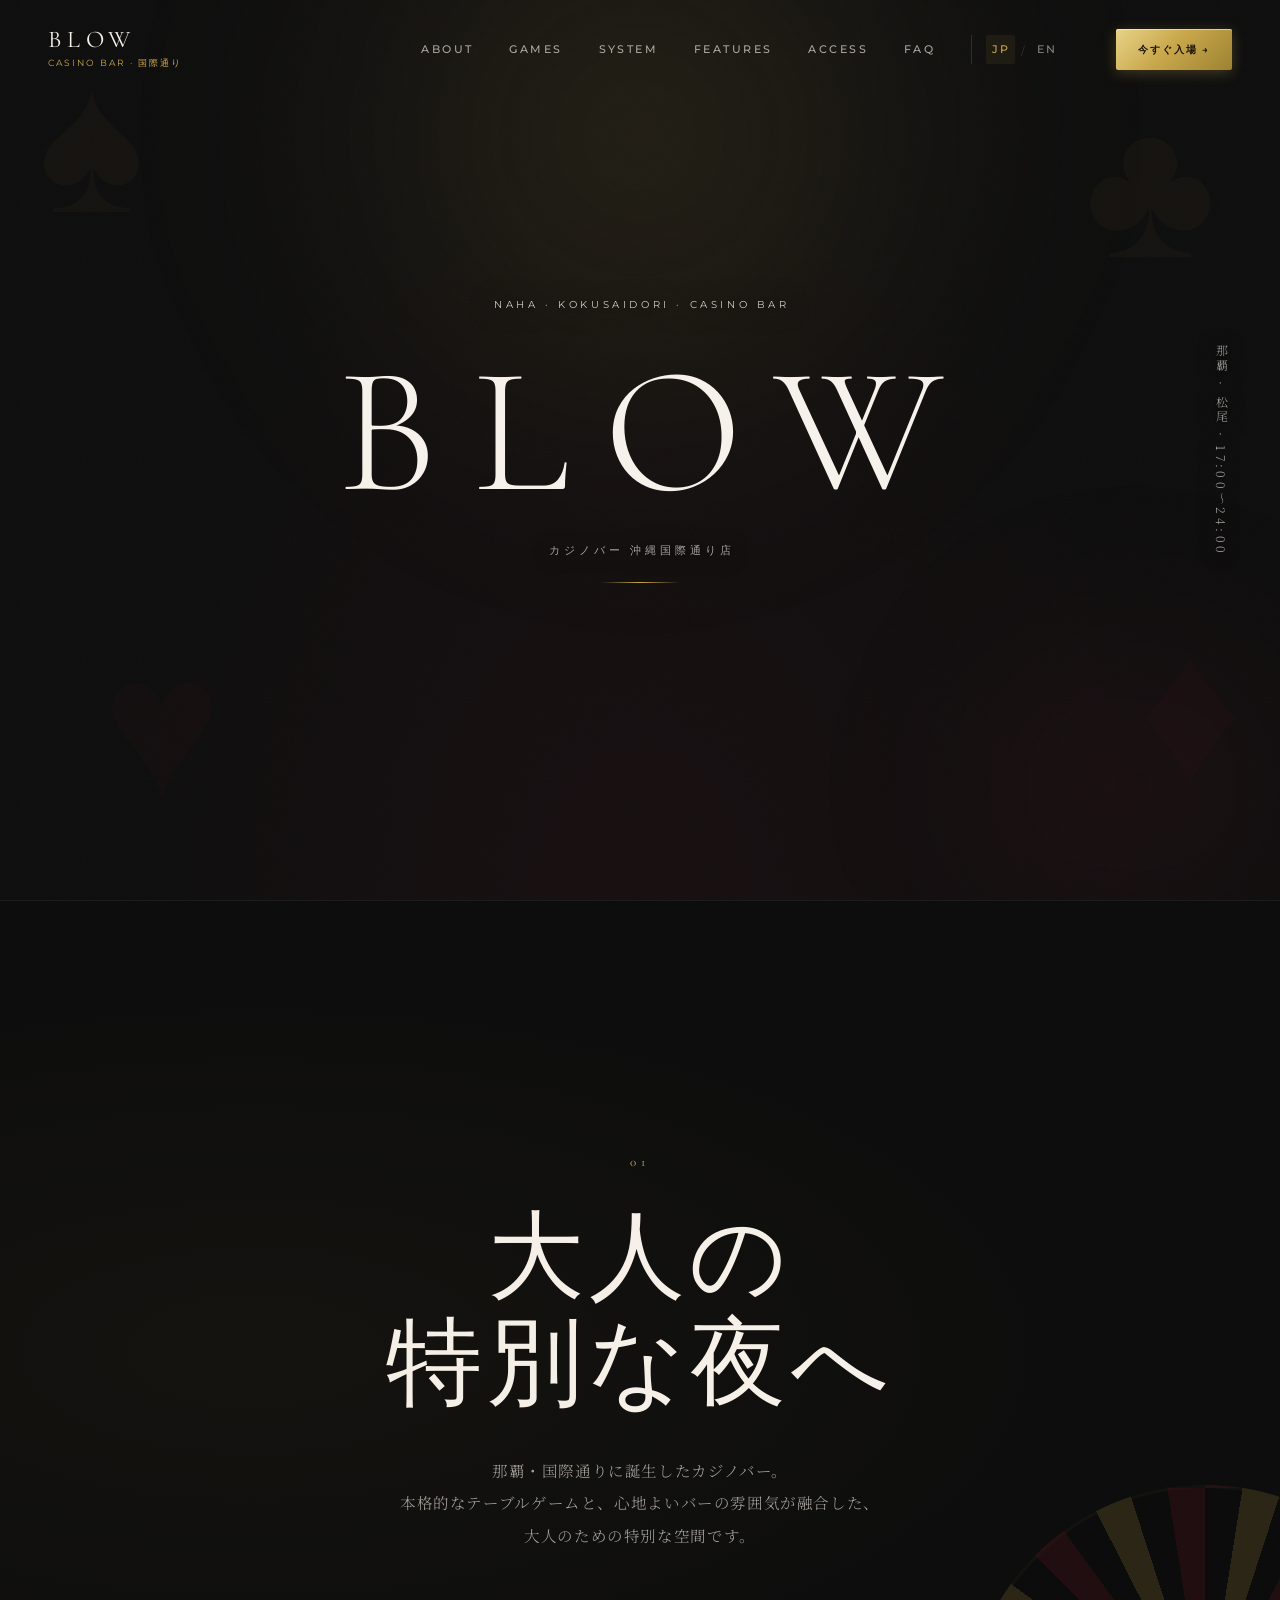
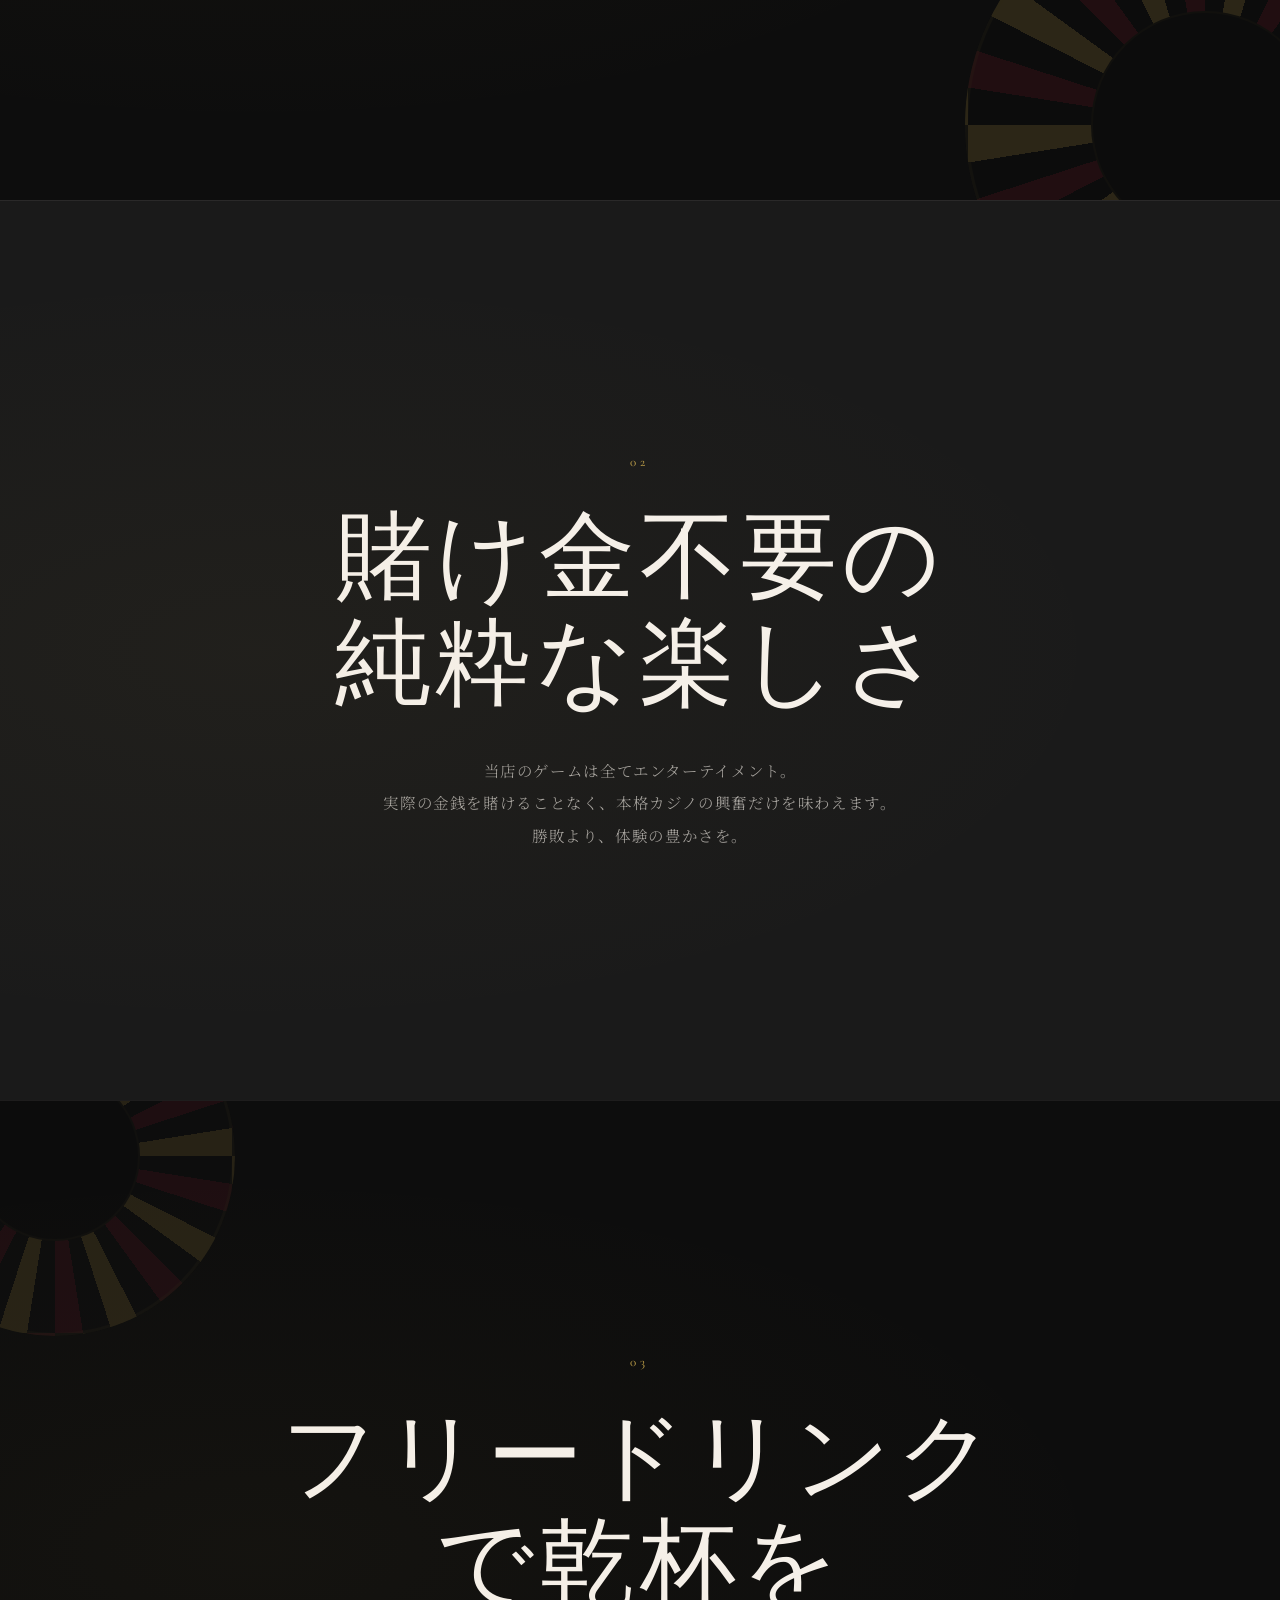
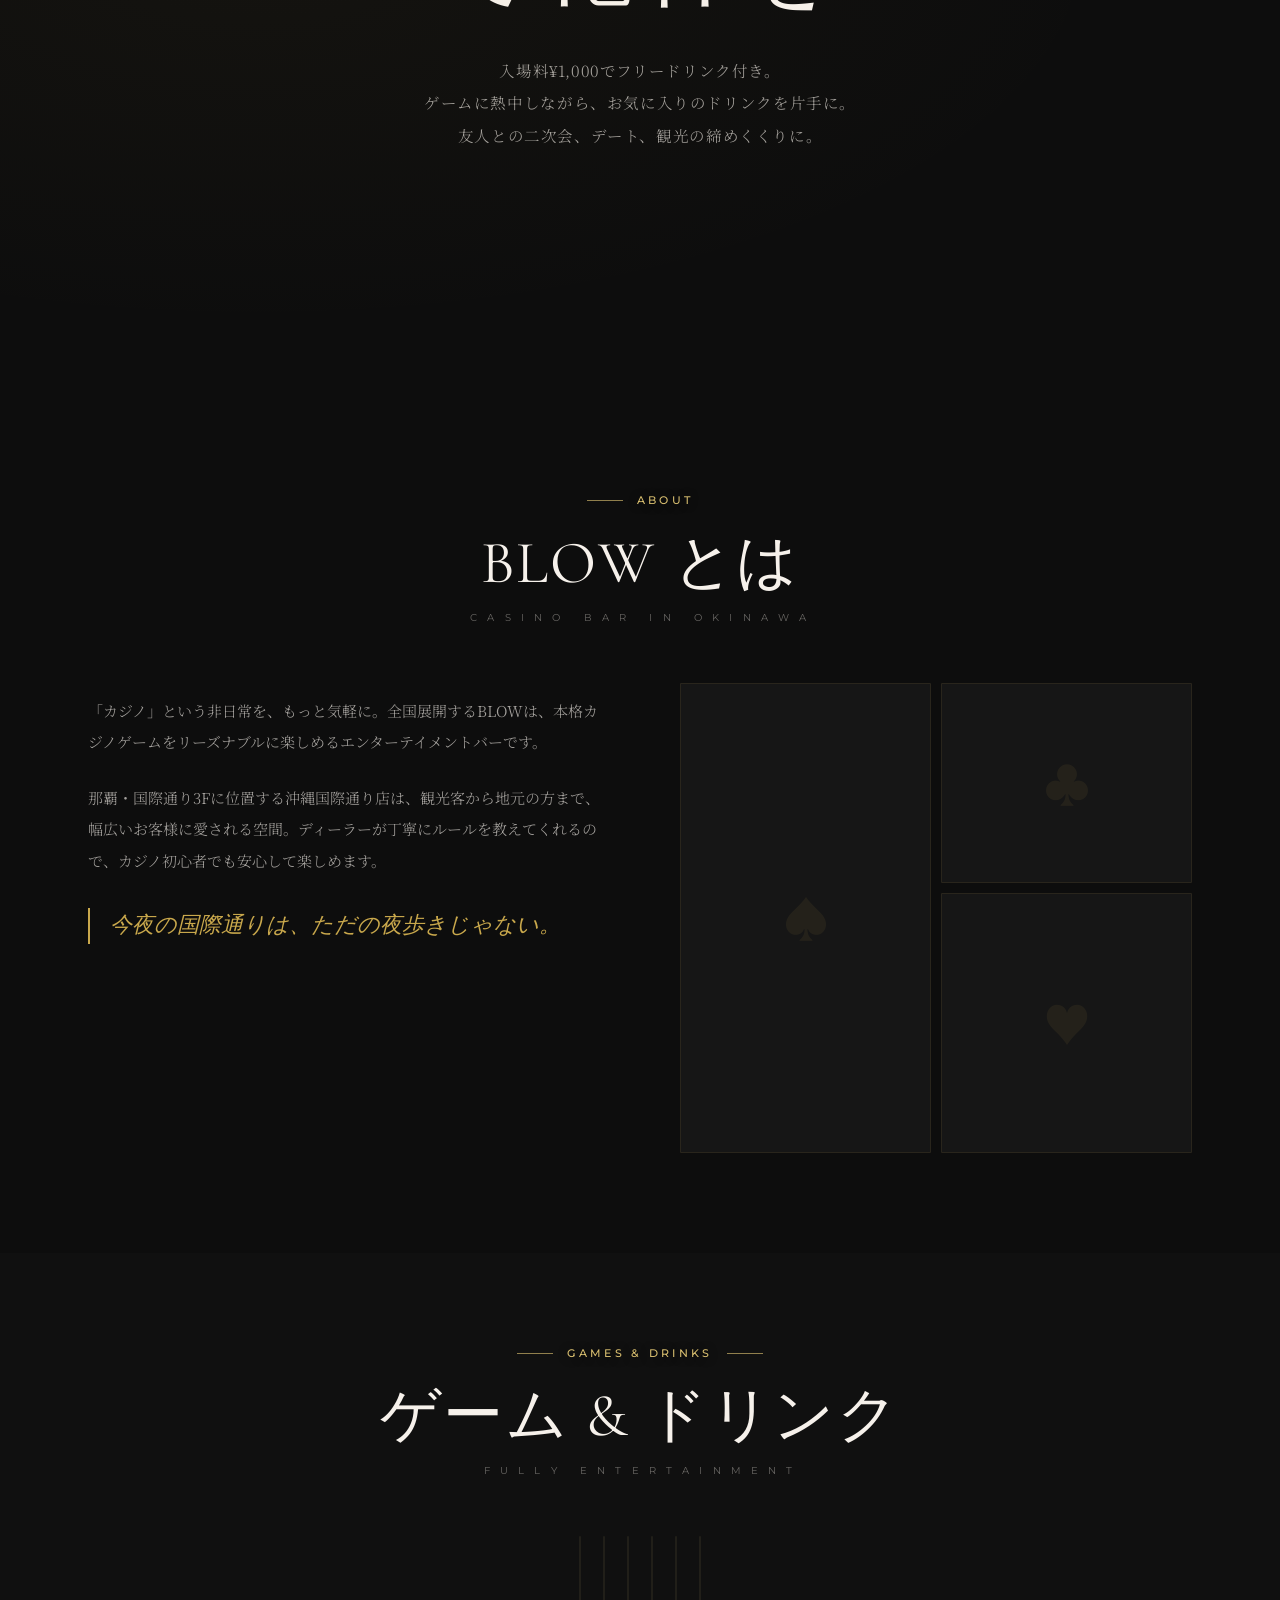
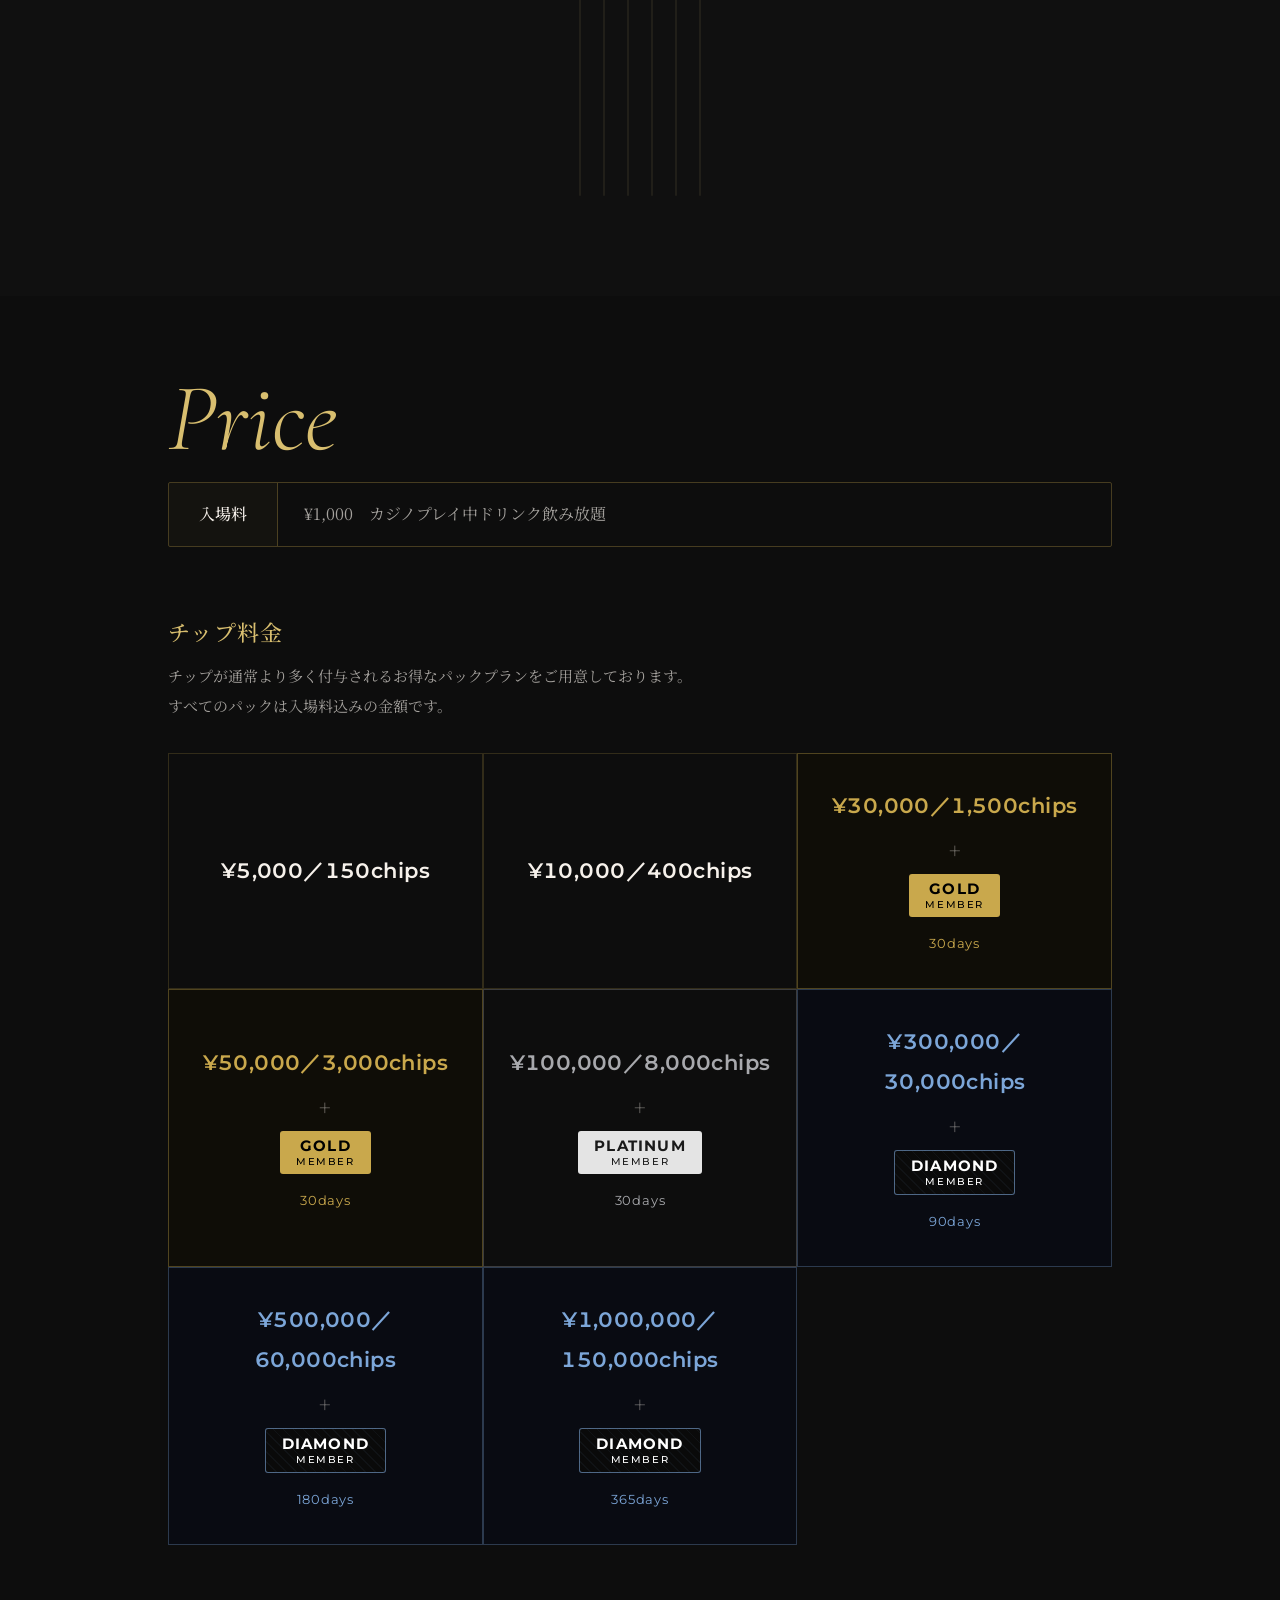
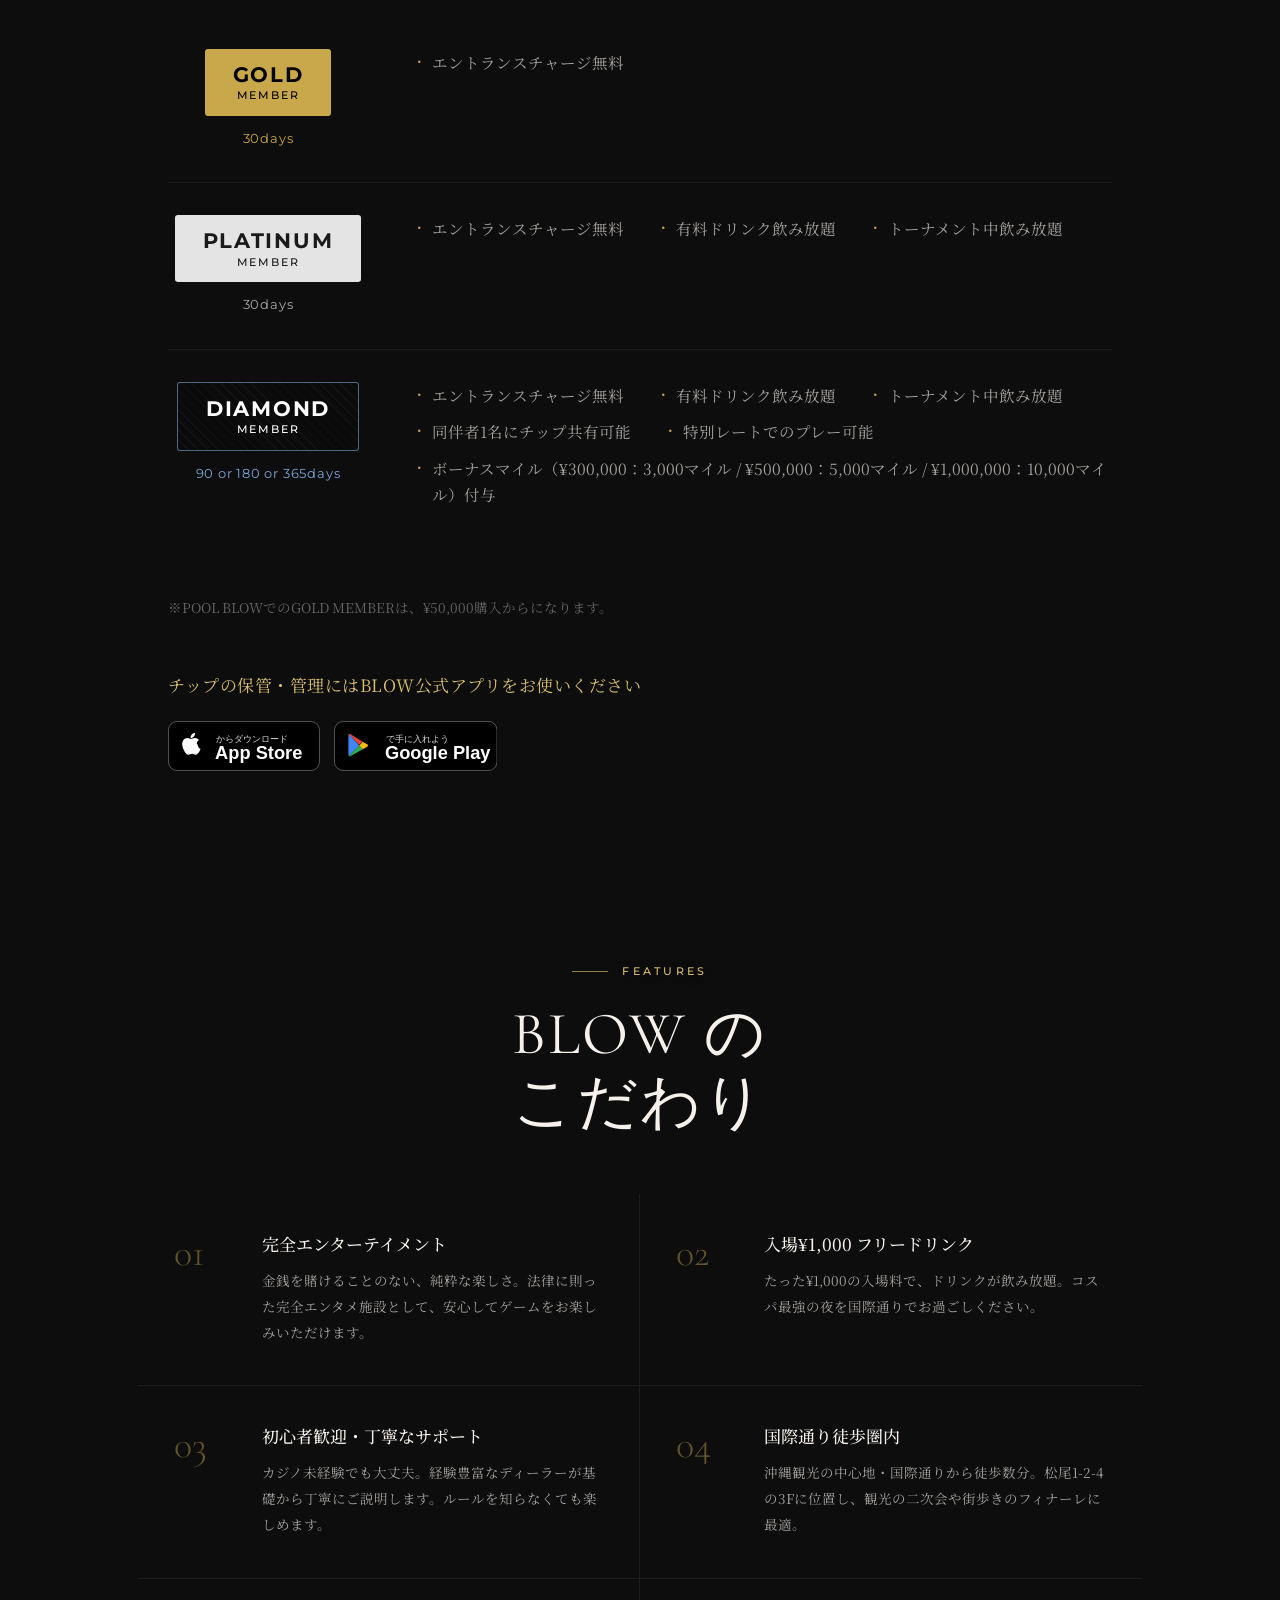
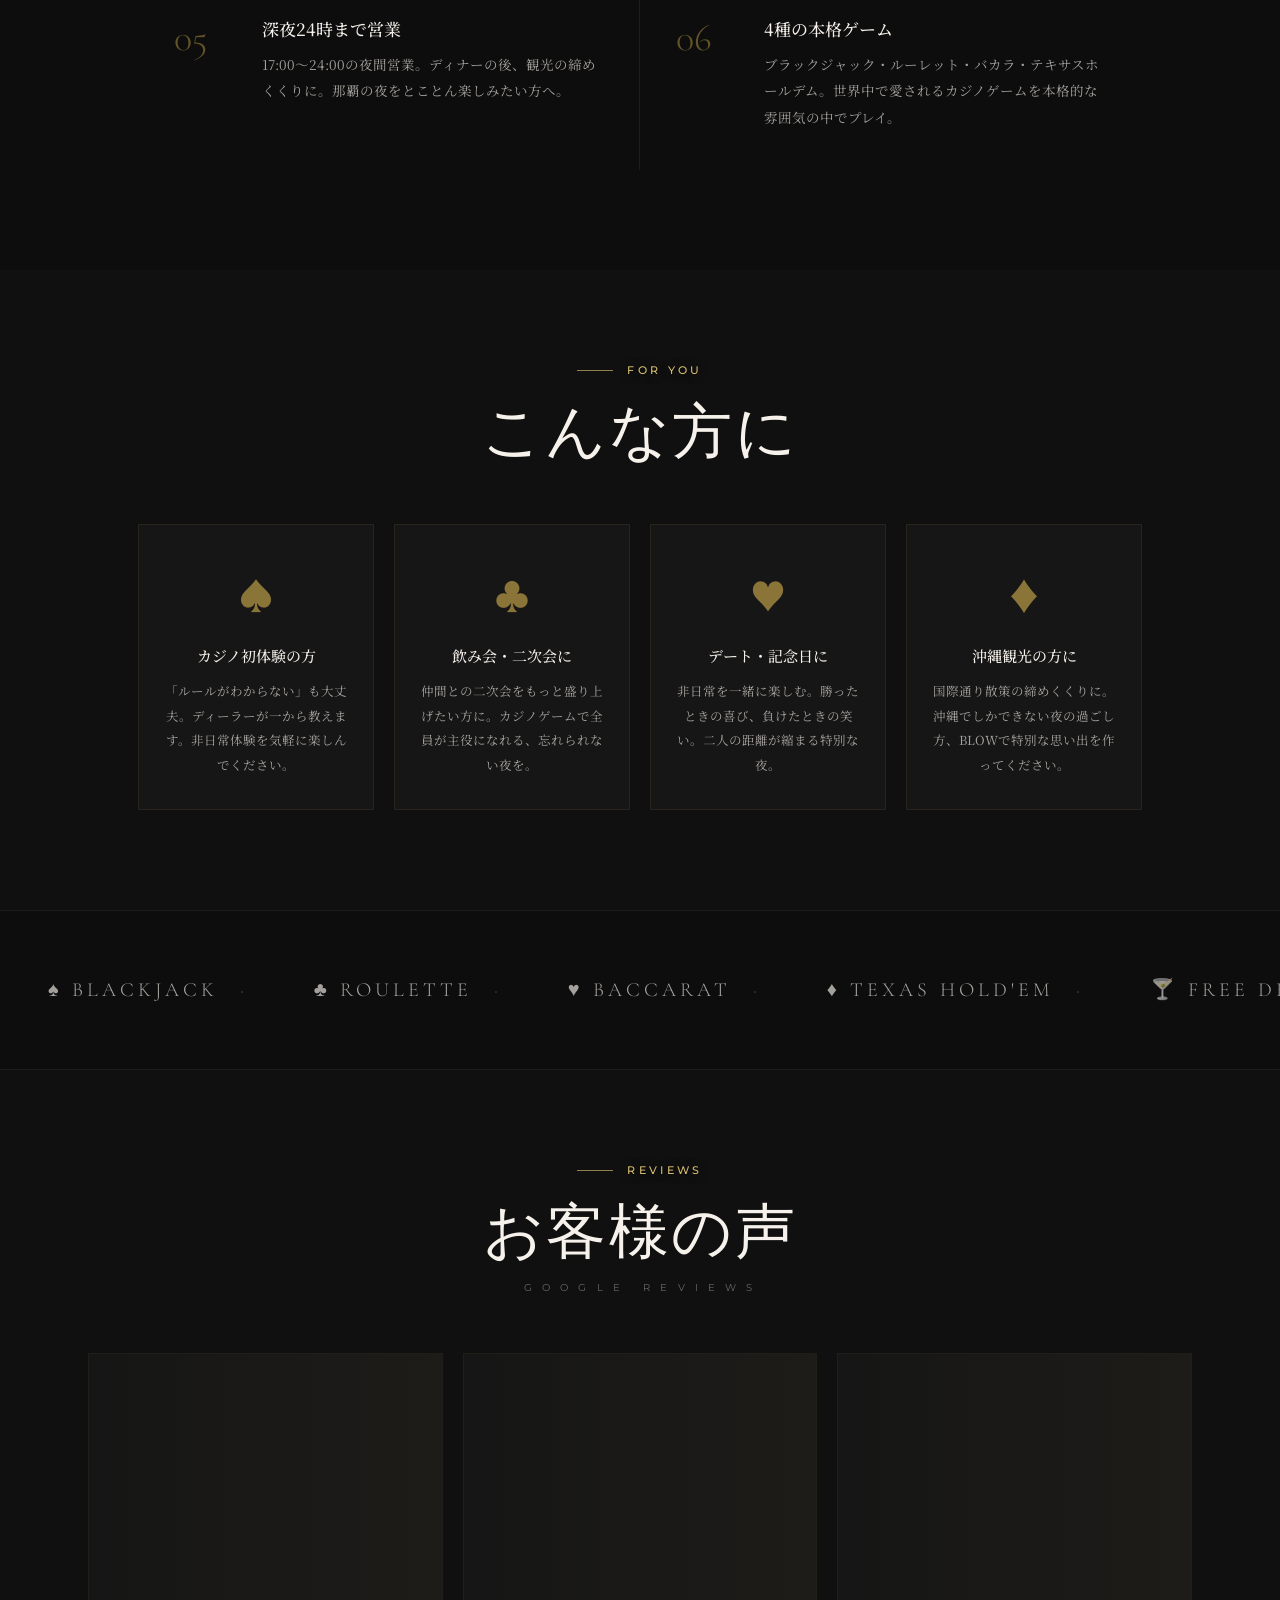
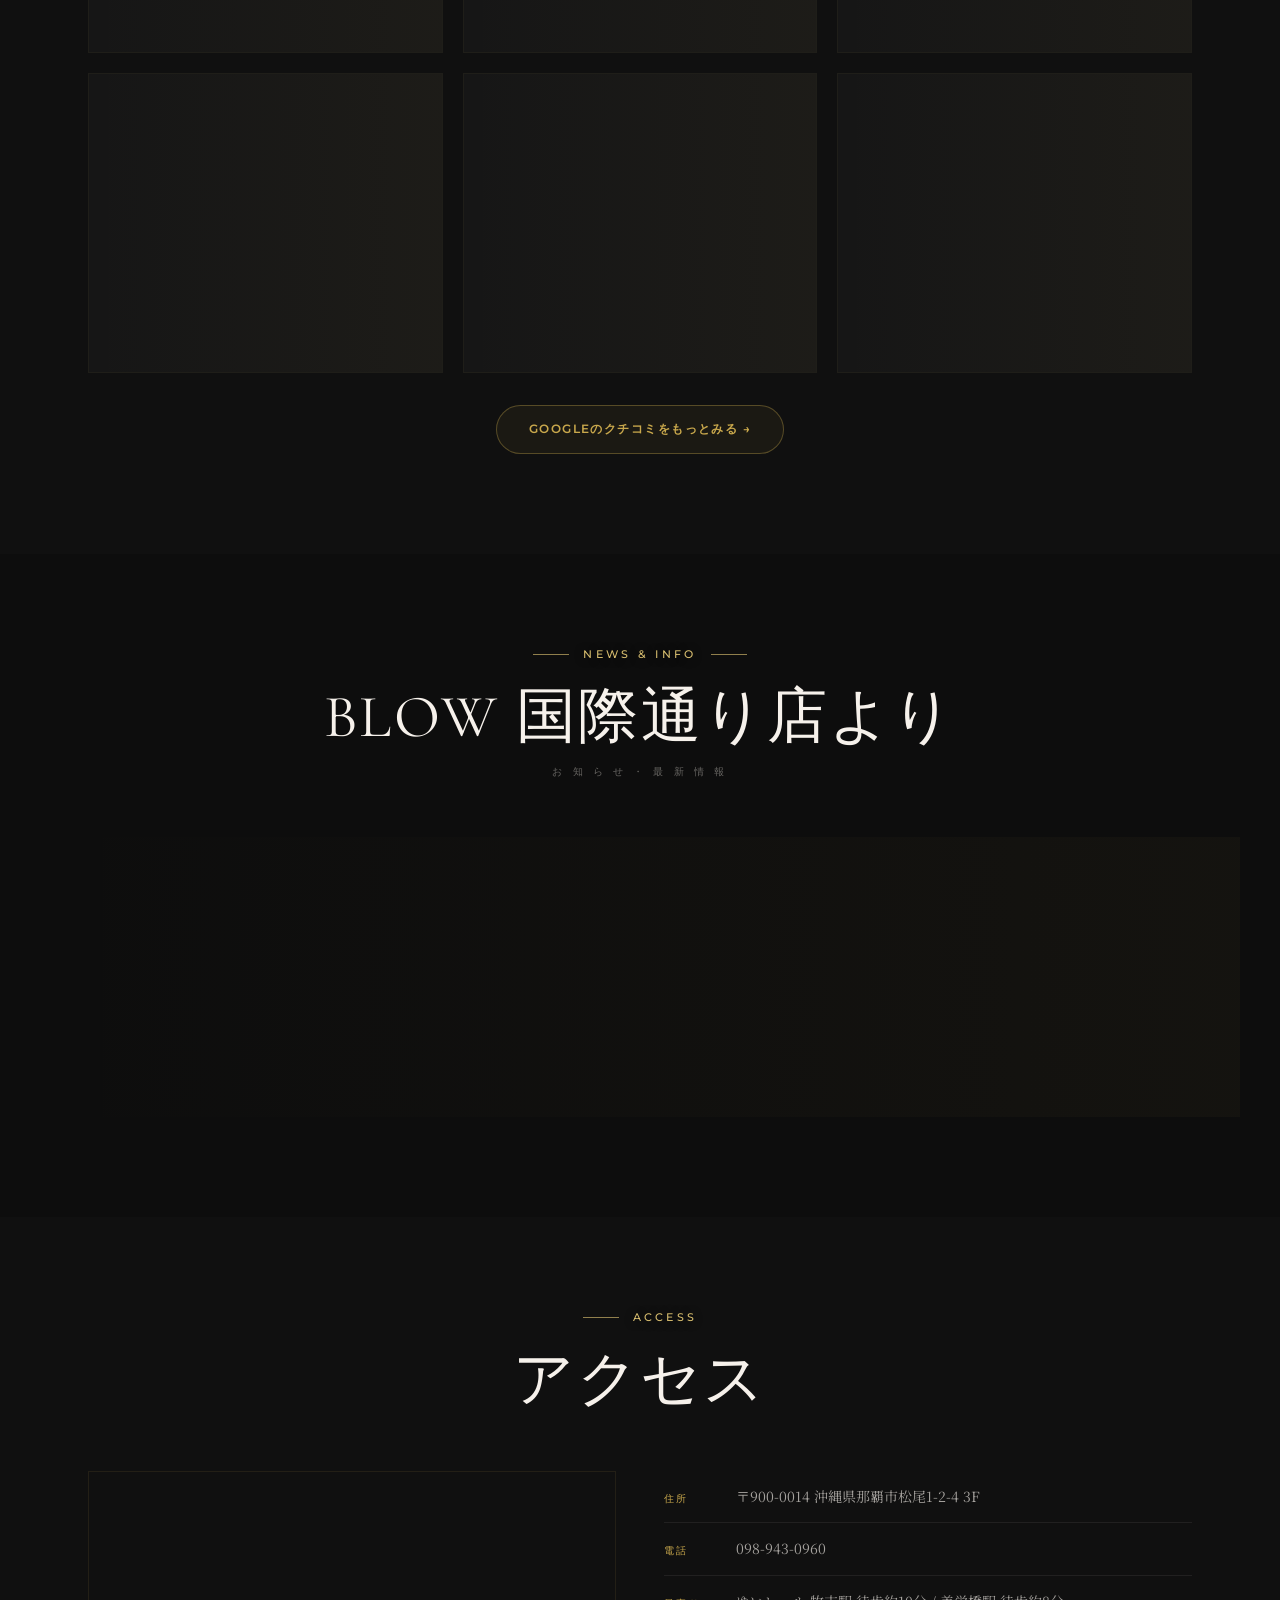
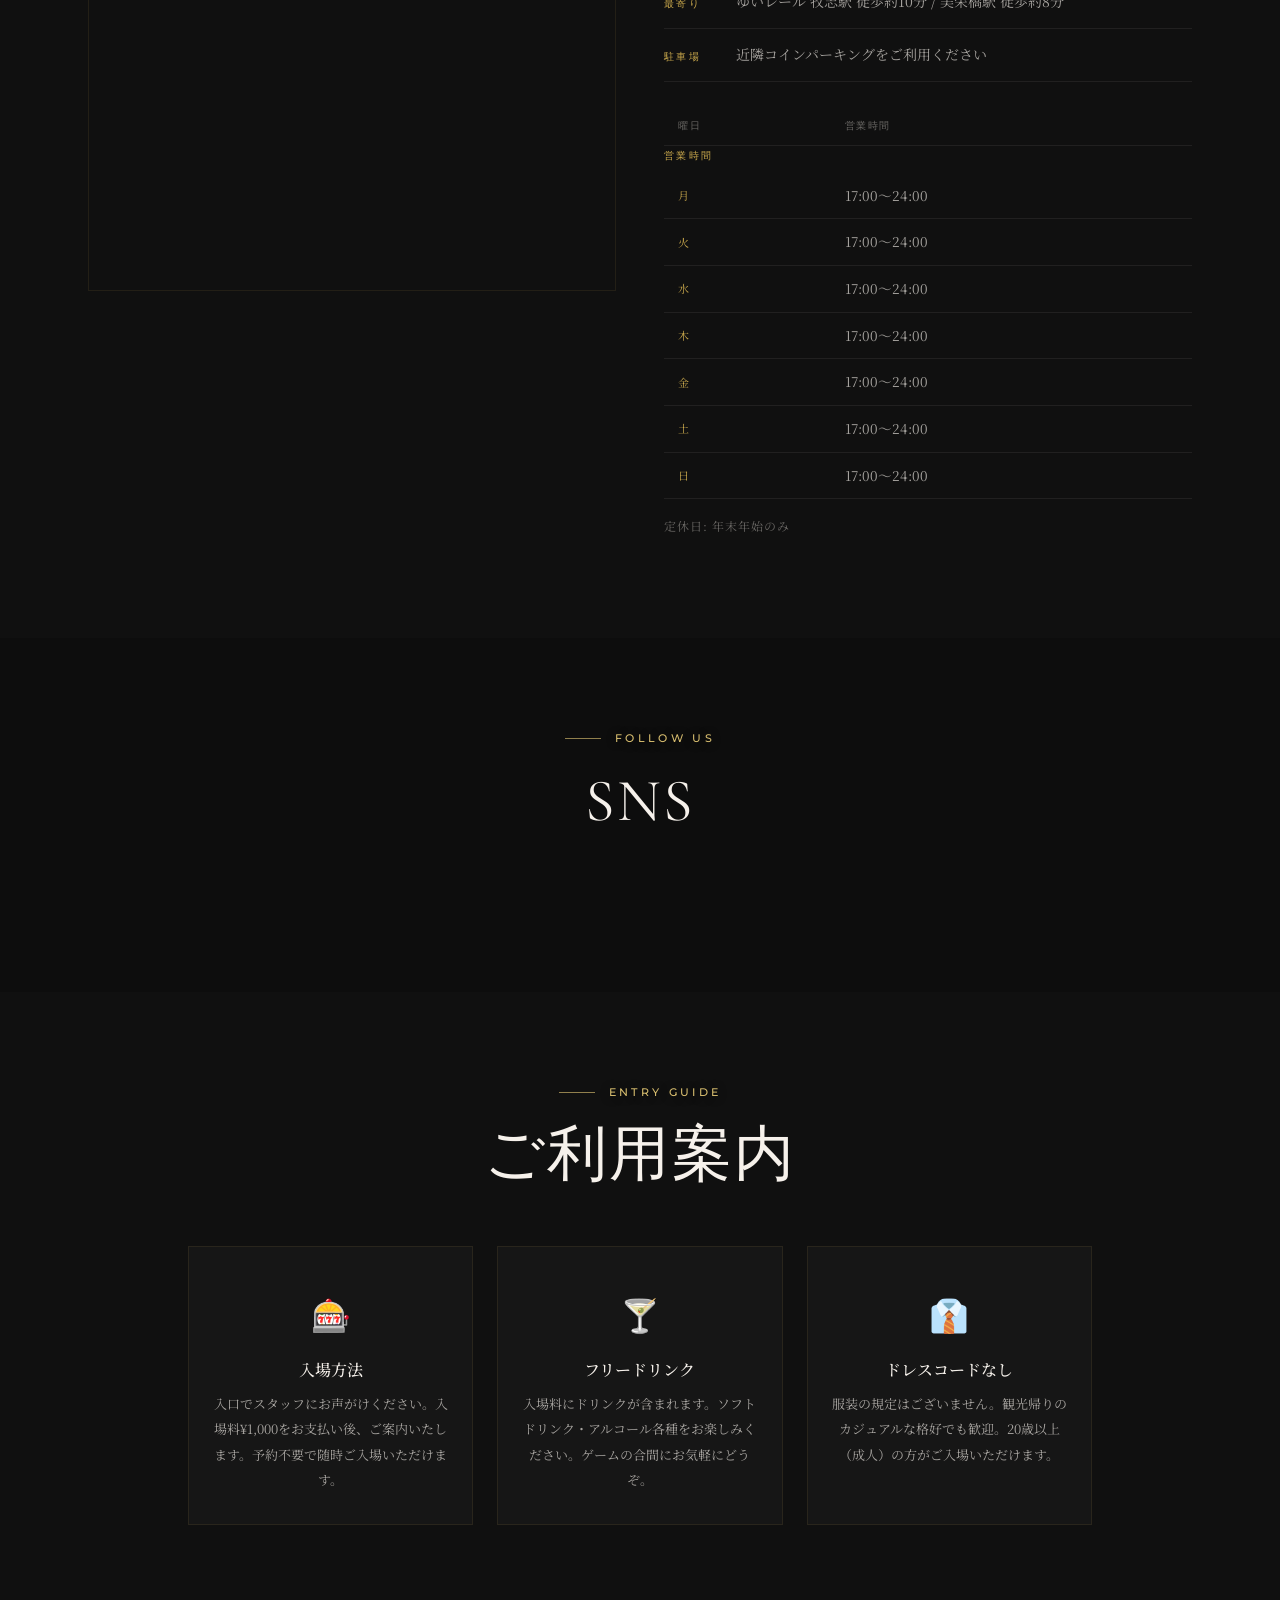
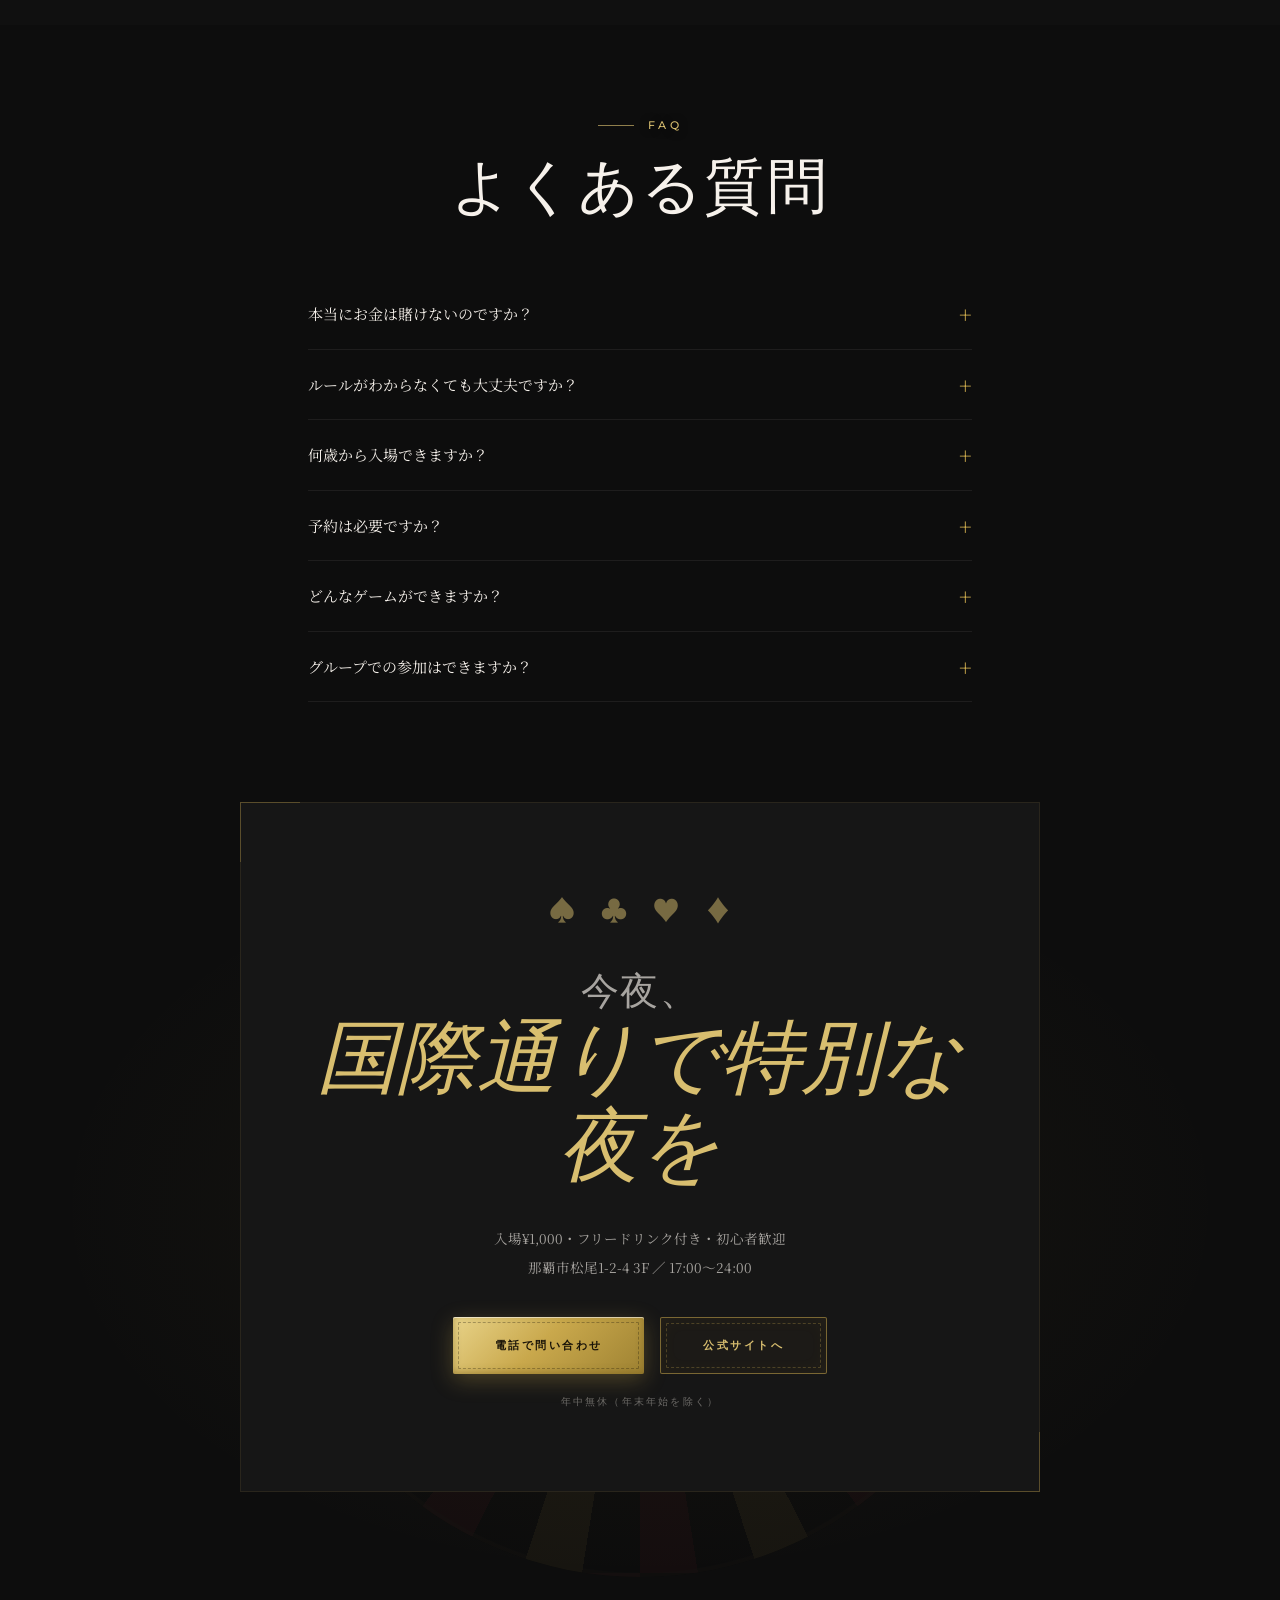
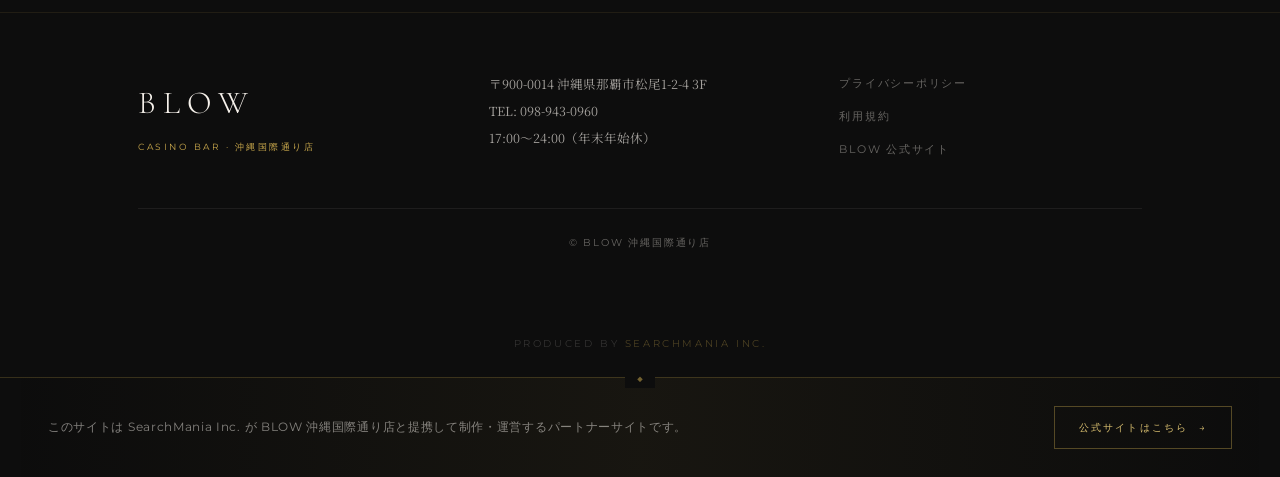
<file: index.html>
<!DOCTYPE html>
<html lang="ja">
<head>
<meta charset="UTF-8">
<meta name="viewport" content="width=device-width,initial-scale=1,viewport-fit=cover">
<meta name="theme-color" content="#0d0d0d">
<title>BLOW 沖縄国際通り店 | カジノバー | 那覇</title>
<meta name="description" content="那覇・国際通りのカジノバーBLOW。入場¥1,000フリードリンク付き。ブラックジャック・ルーレット・バカラ・テキサスホールデムを楽しめる大人のエンタメ施設。営業17:00〜24:00。">
<meta http-equiv="content-language" content="ja">
<link rel="canonical" href="https://blow-kokusaidori.search-mania.net/">

<!-- hreflang: multilingual alternates -->
<link rel="alternate" hreflang="ja" href="https://blow-kokusaidori.search-mania.net/">
<link rel="alternate" hreflang="en" href="https://blow-kokusaidori.search-mania.net/en/">
<link rel="alternate" hreflang="x-default" href="https://blow-kokusaidori.search-mania.net/">

<meta property="og:type" content="website">
<meta property="og:title" content="BLOW 沖縄国際通り店 | カジノバー | 那覇">
<meta property="og:description" content="那覇・国際通りのカジノバーBLOW。入場¥1,000フリードリンク付き。">
<meta property="og:image" content="https://blow-kokusaidori.search-mania.net/ogp.svg">
<meta property="og:url" content="https://blow-kokusaidori.search-mania.net/">
<meta property="og:site_name" content="BLOW 沖縄国際通り店">
<meta property="og:image:width" content="1200">
<meta property="og:image:height" content="630">
<meta property="og:locale" content="ja_JP">
<meta property="og:locale:alternate" content="en_US">
<meta name="twitter:card" content="summary_large_image">
<meta name="twitter:title" content="BLOW 沖縄国際通り店 | カジノバー">
<meta name="twitter:description" content="那覇・国際通りのカジノバーBLOW。入場¥1,000フリードリンク付き。">
<meta name="twitter:image" content="https://blow-kokusaidori.search-mania.net/ogp.svg">

<link rel="icon" type="image/svg+xml" href="./favicon.svg">
<link rel="preconnect" href="https://fonts.googleapis.com">
<link rel="preconnect" href="https://fonts.gstatic.com" crossorigin>
<link href="https://fonts.googleapis.com/css2?family=Cormorant+Garamond:ital,wght@0,300;0,400;0,500;1,300;1,400;1,500&family=Montserrat:wght@300;400;500;600&family=Noto+Serif+JP:wght@300;400;500;600&display=swap" rel="stylesheet">
<link rel="stylesheet" href="./shared.css">
<meta name="google-site-verification" content="LZg90oxtbqi0v6An7Fc0uO3ufbqcmW4_Qp9mCI2u6wk">

<script type="application/ld+json">
{
  "@context": "https://schema.org",
  "@graph": [
    {
      "@type": ["BarOrPub", "EntertainmentBusiness"],
      "@id": "https://blow-kokusaidori.search-mania.net/#business",
      "name": "BLOW 沖縄国際通り店",
      "alternateName": ["BLOW Casino Bar Kokusaidori", "ブロウ 国際通り店"],
      "url": "https://blow-kokusaidori.search-mania.net/",
      "image": "https://blow-kokusaidori.search-mania.net/ogp.svg",
      "telephone": "+81-98-943-0960",
      "priceRange": "¥",
      "address": {
        "@type": "PostalAddress",
        "streetAddress": "松尾1-2-4 3F",
        "addressLocality": "那覇市",
        "addressRegion": "沖縄県",
        "postalCode": "900-0014",
        "addressCountry": "JP"
      },
      "geo": {
        "@type": "GeoCoordinates",
        "latitude": 26.2144,
        "longitude": 127.6790
      },
      "openingHoursSpecification": [
        {
          "@type": "OpeningHoursSpecification",
          "dayOfWeek": ["Monday","Tuesday","Wednesday","Thursday","Friday","Saturday","Sunday"],
          "opens": "17:00",
          "closes": "24:00"
        }
      ],
      "inLanguage": ["ja", "en"],
      "description": "那覇・国際通りのカジノバー。入場1,000円フリードリンク付き。ブラックジャック・ルーレット・バカラ・テキサスホールデムを楽しめます。",
      "hasMap": "https://maps.app.goo.gl/9PHkWwtYRBabTQBj8",
      "paymentAccepted": "Cash, Credit Card",
      "currenciesAccepted": "JPY",
      "sameAs": [
        "https://blow-casino.com/shop/detail.html?id=439",
        "https://blow-casino.com/",
        "https://www.instagram.com/blow.kokusaidori/",
        "https://x.com/blowkokusaidori",
        "https://www.instagram.com/blowjapan_casino/",
        "https://maps.app.goo.gl/9PHkWwtYRBabTQBj8",
        "https://apps.apple.com/jp/app/blow/id6737978825",
        "https://play.google.com/store/apps/details?id=com.casino.blow.android&hl=ja"
      ]
    },
    {
      "@type": "WebSite",
      "@id": "https://blow-kokusaidori.search-mania.net/#website",
      "url": "https://blow-kokusaidori.search-mania.net/",
      "name": "BLOW 沖縄国際通り店",
      "inLanguage": "ja",
      "publisher": { "@id": "https://blow-kokusaidori.search-mania.net/#business" }
    }
  ]
}
</script>
</head>
<body>

<canvas id="casino-canvas" aria-hidden="true" style="display:block;position:fixed;inset:0;width:100%;height:100%;pointer-events:none;z-index:0"></canvas>

<!-- ===== LOADER ===== -->
<div id="siteLoader" aria-hidden="true">
  <div class="loader-inner">
    <p class="loader-title">BLOW</p>
    <div class="loader-track"><div class="loader-sweep"></div></div>
    <p class="loader-caption">Casino Bar &nbsp;·&nbsp; 国際通り</p>
  </div>
</div>

<!-- ===== NAV ===== -->
<nav id="nav" role="navigation" aria-label="メインナビゲーション">
  <a class="brand" href="/" aria-label="BLOW 沖縄国際通り店 トップへ">
    <span class="brand-main">BLOW</span>
    <span class="brand-sub">CASINO BAR · 国際通り</span>
  </a>
  <div class="nav-links">
    <a href="#about"    class="nav-link">ABOUT</a>
    <a href="#games"    class="nav-link">GAMES</a>
    <a href="#system"   class="nav-link">SYSTEM</a>
    <a href="#features" class="nav-link">FEATURES</a>
    <a href="#access"   class="nav-link">ACCESS</a>
    <a href="#faq"      class="nav-link">FAQ</a>
    <div class="lang-switch" role="group" aria-label="言語切替">
      <a href="/" class="lang-btn active" aria-current="true" lang="ja">JP</a>
      <span class="lang-sep">/</span>
      <a href="/en/" class="lang-btn" lang="en">EN</a>
    </div>
    <a href="tel:098-943-0960" class="nav-cta">今すぐ入場 →</a>
  </div>
  <button class="nav-toggle" id="navToggle" aria-label="メニューを開く" aria-expanded="false">
    <span></span><span></span><span></span>
  </button>
</nav>

<!-- Mobile overlay -->
<div class="nav-overlay" id="navOverlay" role="dialog" aria-modal="true">
  <nav class="nav-mobile">
    <a href="#about"    class="nm-link">About</a>
    <a href="#games"    class="nm-link">Games</a>
    <a href="#system"   class="nm-link">System</a>
    <a href="#features" class="nm-link">Features</a>
    <a href="#access"   class="nm-link">Access</a>
    <a href="#faq"      class="nm-link">FAQ</a>
    <div class="mobile-menu-lang" role="group" aria-label="Language">
      <a href="/" class="mml-btn active" lang="ja">日本語</a>
      <a href="/en/" class="mml-btn" lang="en">English</a>
    </div>
    <a href="tel:098-943-0960" class="nm-cta">📞 098-943-0960</a>
  </nav>
</div>

<!-- ===== HERO ===== -->
<section class="hero" id="hero">
  <div class="hero-photo-bg" id="heroPhotoBg"></div>
  <div class="hero-aurora"></div>
  <div class="grain"></div>
  <div class="hero-bg-gradient"></div>

  <div class="hero-logo-wrap">
    <div class="hero-eyebrow">NAHA · KOKUSAIDORI · CASINO BAR</div>
    <h1 class="hero-logo"><span class="logo-p1">BLOW</span></h1>
    <div class="hero-logo-sub">カジノバー 沖縄国際通り店</div>
    <div class="hero-logo-divider"></div>
    <div class="hero-tag"></div>
  </div>

  <div class="hero-tagline-right">那覇 · 松尾 · 17:00〜24:00</div>


  <div class="suits-deco" aria-hidden="true">
    <span class="suit s1">♠</span>
    <span class="suit s2">♣</span>
    <span class="suit s3">♥</span>
    <span class="suit s4">♦</span>
  </div>
</section>

<!-- ===== CONCEPT ===== -->
<section class="concept-wrap" aria-label="コンセプト">
  <div class="concept-panel" id="concept1">
    <div class="roulette-deco" aria-hidden="true"></div>
    <div class="concept-inner reveal">
      <span class="c-num">01</span>
      <h2 class="c-title">大人の<br>特別な夜へ</h2>
      <p class="c-body">那覇・国際通りに誕生したカジノバー。<br>本格的なテーブルゲームと、心地よいバーの雰囲気が融合した、<br>大人のための特別な空間です。</p>
    </div>
  </div>
  <div class="concept-panel concept-panel--light" id="concept2">
    <div class="concept-inner reveal">
      <span class="c-num">02</span>
      <h2 class="c-title">賭け金不要の<br>純粋な楽しさ</h2>
      <p class="c-body">当店のゲームは全てエンターテイメント。<br>実際の金銭を賭けることなく、本格カジノの興奮だけを味わえます。<br>勝敗より、体験の豊かさを。</p>
    </div>
  </div>
  <div class="concept-panel" id="concept3">
    <div class="roulette-deco" aria-hidden="true"></div>
    <div class="concept-inner reveal">
      <span class="c-num">03</span>
      <h2 class="c-title">フリードリンクで乾杯を</h2>
      <p class="c-body">入場料¥1,000でフリードリンク付き。<br>ゲームに熱中しながら、お気に入りのドリンクを片手に。<br>友人との二次会、デート、観光の締めくくりに。</p>
    </div>
  </div>
</section>

<!-- ===== ABOUT ===== -->
<section id="about" class="about">
  <div class="sec-head reveal">
    <span class="eyebrow">About</span>
    <h2 class="section-title">BLOW とは</h2>
    <p class="section-subtitle">C A S I N O &nbsp; B A R &nbsp; I N &nbsp; O K I N A W A</p>
  </div>
  <div class="about-body">
    <div class="about-text reveal">
      <p class="about-para" id="aboutPara1">「カジノ」という非日常を、もっと気軽に。全国展開するBLOWは、本格カジノゲームをリーズナブルに楽しめるエンターテイメントバーです。</p>
      <p class="about-para" id="aboutPara2">那覇・国際通り3Fに位置する沖縄国際通り店は、観光客から地元の方まで、幅広いお客様に愛される空間。ディーラーが丁寧にルールを教えてくれるので、カジノ初心者でも安心して楽しめます。</p>
      <blockquote class="about-quote" id="aboutQuote">今夜の国際通りは、ただの夜歩きじゃない。</blockquote>
    </div>
    <div class="about-photos reveal" id="aboutPhotos">
      <div class="about-ph ap1"></div>
      <div class="about-ph ap2"></div>
      <div class="about-ph ap3"></div>
    </div>
  </div>
</section>

<!-- ===== GAMES (MENU) ===== -->
<section id="games" class="games">
  <div class="sec-head reveal">
    <span class="eyebrow dual">Games &amp; Drinks</span>
    <h2 class="section-title">ゲーム &amp; ドリンク</h2>
    <p class="section-subtitle">F U L L Y &nbsp; E N T E R T A I N M E N T</p>
  </div>
  <div class="menu-grid reveal-stagger" id="menuGrid">
    <div class="menu-skel"></div>
    <div class="menu-skel"></div>
    <div class="menu-skel"></div>
    <div class="menu-skel"></div>
    <div class="menu-skel"></div>
    <div class="menu-skel"></div>
  </div>
</section>

<!-- ===== SYSTEM / PRICE ===== -->
<section id="system" class="prs-section">

  <!-- Price heading + entry fee -->
  <div class="prs-inner">
    <h2 class="prs-h-price reveal">Price</h2>
    <div class="prs-fee reveal">
      <span class="prs-fee-lbl">入場料</span>
      <span class="prs-fee-val">¥1,000　カジノプレイ中ドリンク飲み放題</span>
    </div>
  </div>

  <!-- Chip pricing -->
  <div class="prs-inner prs-chips-block">
    <h3 class="prs-chips-h reveal">チップ料金</h3>
    <p class="prs-chips-desc reveal">チップが通常より多く付与されるお得なパックプランをご用意しております。<br>すべてのパックは入場料込みの金額です。</p>
    <div class="prs-cards reveal">

      <div class="prs-card">
        <p class="prs-cp">¥5,000／150chips</p>
      </div>
      <div class="prs-card">
        <p class="prs-cp">¥10,000／400chips</p>
      </div>
      <div class="prs-card prs-card-gold">
        <p class="prs-cp prs-cp-gold">¥30,000／1,500chips</p>
        <p class="prs-plus">+</p>
        <div class="prs-mbadge prs-mb-gold"><span class="prs-mb-rank">GOLD</span><span class="prs-mb-mem">MEMBER</span></div>
        <p class="prs-days prs-days-gold">30days</p>
      </div>
      <div class="prs-card prs-card-gold">
        <p class="prs-cp prs-cp-gold">¥50,000／3,000chips</p>
        <p class="prs-plus">+</p>
        <div class="prs-mbadge prs-mb-gold"><span class="prs-mb-rank">GOLD</span><span class="prs-mb-mem">MEMBER</span></div>
        <p class="prs-days prs-days-gold">30days</p>
      </div>
      <div class="prs-card prs-card-plat">
        <p class="prs-cp prs-cp-plat">¥100,000／8,000chips</p>
        <p class="prs-plus">+</p>
        <div class="prs-mbadge prs-mb-plat"><span class="prs-mb-rank">PLATINUM</span><span class="prs-mb-mem">MEMBER</span></div>
        <p class="prs-days prs-days-plat">30days</p>
      </div>
      <div class="prs-card prs-card-dia">
        <p class="prs-cp prs-cp-dia">¥300,000／30,000chips</p>
        <p class="prs-plus">+</p>
        <div class="prs-mbadge prs-mb-dia"><span class="prs-mb-rank">DIAMOND</span><span class="prs-mb-mem">MEMBER</span></div>
        <p class="prs-days prs-days-dia">90days</p>
      </div>
      <div class="prs-card prs-card-dia">
        <p class="prs-cp prs-cp-dia">¥500,000／60,000chips</p>
        <p class="prs-plus">+</p>
        <div class="prs-mbadge prs-mb-dia"><span class="prs-mb-rank">DIAMOND</span><span class="prs-mb-mem">MEMBER</span></div>
        <p class="prs-days prs-days-dia">180days</p>
      </div>
      <div class="prs-card prs-card-dia">
        <p class="prs-cp prs-cp-dia">¥1,000,000／150,000chips</p>
        <p class="prs-plus">+</p>
        <div class="prs-mbadge prs-mb-dia"><span class="prs-mb-rank">DIAMOND</span><span class="prs-mb-mem">MEMBER</span></div>
        <p class="prs-days prs-days-dia">365days</p>
      </div>

    </div>
  </div>

  <!-- Membership benefits -->
  <div class="prs-inner prs-mem-block">

    <div class="prs-mem-row reveal">
      <div class="prs-mem-left">
        <div class="prs-mbadge prs-mb-gold prs-mb-lg"><span class="prs-mb-rank">GOLD</span><span class="prs-mb-mem">MEMBER</span></div>
        <p class="prs-mem-days prs-days-gold">30days</p>
      </div>
      <ul class="prs-mem-list">
        <li>エントランスチャージ無料</li>
      </ul>
    </div>

    <div class="prs-mem-row reveal">
      <div class="prs-mem-left">
        <div class="prs-mbadge prs-mb-plat prs-mb-lg"><span class="prs-mb-rank">PLATINUM</span><span class="prs-mb-mem">MEMBER</span></div>
        <p class="prs-mem-days prs-days-plat">30days</p>
      </div>
      <ul class="prs-mem-list">
        <li>エントランスチャージ無料</li>
        <li>有料ドリンク飲み放題</li>
        <li>トーナメント中飲み放題</li>
      </ul>
    </div>

    <div class="prs-mem-row reveal">
      <div class="prs-mem-left">
        <div class="prs-mbadge prs-mb-dia prs-mb-lg"><span class="prs-mb-rank">DIAMOND</span><span class="prs-mb-mem">MEMBER</span></div>
        <p class="prs-mem-days prs-days-dia">90 or 180 or 365days</p>
      </div>
      <ul class="prs-mem-list">
        <li>エントランスチャージ無料</li>
        <li>有料ドリンク飲み放題</li>
        <li>トーナメント中飲み放題</li>
        <li>同伴者1名にチップ共有可能</li>
        <li>特別レートでのプレー可能</li>
        <li>ボーナスマイル（¥300,000：3,000マイル / ¥500,000：5,000マイル / ¥1,000,000：10,000マイル）付与</li>
      </ul>
    </div>

  </div>

  <!-- Note + App download -->
  <div class="prs-inner">
    <p class="prs-note reveal">※POOL BLOWでのGOLD MEMBERは、¥50,000購入からになります。</p>
    <div class="prs-app-block reveal">
      <p class="prs-app-title">チップの保管・管理にはBLOW公式アプリをお使いください</p>
      <div class="prs-app-badges">
        <a href="https://apps.apple.com/jp/app/blow/id6737978825" target="_blank" rel="noopener" class="prs-dl" aria-label="App Store からダウンロード">
          <svg width="158" height="52" viewBox="0 0 158 52" xmlns="http://www.w3.org/2000/svg" role="img" aria-hidden="true">
            <rect x="0.5" y="0.5" width="157" height="51" rx="9" fill="#000000" stroke="rgba(255,255,255,0.32)"/>
            <path transform="translate(15,13) scale(0.74)" d="M20.07 14.94c-.04-3.81 3.11-5.64 3.25-5.73-1.77-2.59-4.52-2.95-5.5-2.99-2.34-.24-4.58 1.38-5.77 1.38-1.2 0-3.05-1.35-5.01-1.31-2.57.04-4.95 1.49-6.27 3.77C-1.8 14.82.98 21.99 3.59 25.93c1.3 1.89 2.85 4.01 4.87 3.93 1.96-.08 2.7-1.27 5.07-1.27 2.36 0 3.04 1.27 5.11 1.23 2.11-.04 3.44-1.93 4.73-3.83 1.5-2.19 2.11-4.32 2.14-4.43-.05-.02-4.1-1.58-4.14-6.62zM16.27 4.1C17.34 2.81 18.07.94 17.87-.99c-1.61.07-3.56 1.07-4.71 2.43-.99 1.16-1.88 3.08-1.64 4.88 1.79.14 3.63-.91 4.75-2.22z" fill="#ffffff"/>
            <text x="50" y="22" font-family="'Hiragino Sans','Noto Sans JP',sans-serif" font-size="9" fill="#ffffff" fill-opacity="0.85">からダウンロード</text>
            <text x="49" y="40" font-family="'Helvetica Neue',Arial,sans-serif" font-size="19" font-weight="600" fill="#ffffff">App Store</text>
          </svg>
        </a>
        <a href="https://play.google.com/store/apps/details?id=com.casino.blow.android&hl=ja" target="_blank" rel="noopener" class="prs-dl" aria-label="Google Play で手に入れよう">
          <svg width="170" height="52" viewBox="0 0 170 52" xmlns="http://www.w3.org/2000/svg" role="img" aria-hidden="true">
            <rect x="0.5" y="0.5" width="169" height="51" rx="9" fill="#000000" stroke="rgba(255,255,255,0.32)"/>
            <g transform="translate(15,13) scale(0.92)">
              <path d="M.5.6C.19.94 0 1.46 0 2.14v21.72c0 .68.19 1.2.5 1.54l.08.08L12.27 13.8v-.27L.58.52.5.6z" fill="#4285F4"/>
              <path d="M16.27 17.88l-3.99-4.08v-.27l4-4.08.09.05 4.74 2.69c1.35.77 1.35 2.03 0 2.8l-4.73 2.68-.11.21z" fill="#FBBC04"/>
              <path d="M16.38 17.83L12.28 13.66.5 25.4c.44.47 1.17.53 2 .07l13.88-7.64z" fill="#34A853"/>
              <path d="M16.38 9.53L2.5.89C1.67.42.94.49.5.96l11.78 11.74 4.1-4.17z" fill="#EA4335"/>
            </g>
            <text x="54" y="22" font-family="'Hiragino Sans','Noto Sans JP',sans-serif" font-size="9" fill="#ffffff" fill-opacity="0.85">で手に入れよう</text>
            <text x="53" y="40" font-family="'Helvetica Neue',Arial,sans-serif" font-size="19" font-weight="600" fill="#ffffff">Google Play</text>
          </svg>
        </a>
      </div>
    </div>
  </div>

</section>

<!-- ===== FEATURES ===== -->
<section id="features" class="features">
  <div class="sec-head reveal">
    <span class="eyebrow">Features</span>
    <h2 class="section-title">BLOW の<br>こだわり</h2>
  </div>
  <ul class="features-list">
    <li class="f-item reveal">
      <span class="f-num">01</span>
      <div class="f-body">
        <h3 class="f-title" id="ft1">完全エンターテイメント</h3>
        <p class="f-desc" id="fd1">金銭を賭けることのない、純粋な楽しさ。法律に則った完全エンタメ施設として、安心してゲームをお楽しみいただけます。</p>
      </div>
    </li>
    <li class="f-item reveal">
      <span class="f-num">02</span>
      <div class="f-body">
        <h3 class="f-title" id="ft2">入場¥1,000 フリードリンク</h3>
        <p class="f-desc" id="fd2">たった¥1,000の入場料で、ドリンクが飲み放題。コスパ最強の夜を国際通りでお過ごしください。</p>
      </div>
    </li>
    <li class="f-item reveal">
      <span class="f-num">03</span>
      <div class="f-body">
        <h3 class="f-title" id="ft3">初心者歓迎・丁寧なサポート</h3>
        <p class="f-desc" id="fd3">カジノ未経験でも大丈夫。経験豊富なディーラーが基礎から丁寧にご説明します。ルールを知らなくても楽しめます。</p>
      </div>
    </li>
    <li class="f-item reveal">
      <span class="f-num">04</span>
      <div class="f-body">
        <h3 class="f-title" id="ft4">国際通り徒歩圏内</h3>
        <p class="f-desc" id="fd4">沖縄観光の中心地・国際通りから徒歩数分。松尾1-2-4の3Fに位置し、観光の二次会や街歩きのフィナーレに最適。</p>
      </div>
    </li>
    <li class="f-item reveal">
      <span class="f-num">05</span>
      <div class="f-body">
        <h3 class="f-title" id="ft5">深夜24時まで営業</h3>
        <p class="f-desc" id="fd5">17:00〜24:00の夜間営業。ディナーの後、観光の締めくくりに。那覇の夜をとことん楽しみたい方へ。</p>
      </div>
    </li>
    <li class="f-item reveal">
      <span class="f-num">06</span>
      <div class="f-body">
        <h3 class="f-title" id="ft6">4種の本格ゲーム</h3>
        <p class="f-desc" id="fd6">ブラックジャック・ルーレット・バカラ・テキサスホールデム。世界中で愛されるカジノゲームを本格的な雰囲気の中でプレイ。</p>
      </div>
    </li>
  </ul>
</section>

<!-- ===== FOR YOU ===== -->
<section id="for-you" class="for-you">
  <div class="sec-head reveal">
    <span class="eyebrow">For You</span>
    <h2 class="section-title">こんな方に</h2>
  </div>
  <div class="foryou-grid" id="forYouGrid">
    <article class="fy-card reveal" id="fy0">
      <span class="fy-icon">♠</span>
      <h3 class="fy-label" id="fyl0">カジノ初体験の方</h3>
      <p class="fy-cap" id="fyc0">「ルールがわからない」も大丈夫。ディーラーが一から教えます。非日常体験を気軽に楽しんでください。</p>
    </article>
    <article class="fy-card reveal" id="fy1">
      <span class="fy-icon">♣</span>
      <h3 class="fy-label" id="fyl1">飲み会・二次会に</h3>
      <p class="fy-cap" id="fyc1">仲間との二次会をもっと盛り上げたい方に。カジノゲームで全員が主役になれる、忘れられない夜を。</p>
    </article>
    <article class="fy-card reveal" id="fy2">
      <span class="fy-icon">♥</span>
      <h3 class="fy-label" id="fyl2">デート・記念日に</h3>
      <p class="fy-cap" id="fyc2">非日常を一緒に楽しむ。勝ったときの喜び、負けたときの笑い。二人の距離が縮まる特別な夜。</p>
    </article>
    <article class="fy-card reveal" id="fy3">
      <span class="fy-icon">♦</span>
      <h3 class="fy-label" id="fyl3">沖縄観光の方に</h3>
      <p class="fy-cap" id="fyc3">国際通り散策の締めくくりに。沖縄でしかできない夜の過ごし方、BLOWで特別な思い出を作ってください。</p>
    </article>
  </div>
</section>

<!-- ===== GALLERY (infinite scroll) ===== -->
<div class="gallery" aria-hidden="true">
  <div class="gallery-track">
    <div class="gallery-images" id="galleryImages">
      <span class="gi-item">♠ BLACKJACK</span>
      <span class="gi-item">♣ ROULETTE</span>
      <span class="gi-item">♥ BACCARAT</span>
      <span class="gi-item">♦ TEXAS HOLD'EM</span>
      <span class="gi-item">🍸 FREE DRINKS</span>
      <span class="gi-item">✦ NAHA · KOKUSAIDORI</span>
      <span class="gi-item">♠ BLACKJACK</span>
      <span class="gi-item">♣ ROULETTE</span>
      <span class="gi-item">♥ BACCARAT</span>
      <span class="gi-item">♦ TEXAS HOLD'EM</span>
      <span class="gi-item">🍸 FREE DRINKS</span>
      <span class="gi-item">✦ NAHA · KOKUSAIDORI</span>
    </div>
  </div>
</div>

<!-- ===== REVIEWS ===== -->
<section id="reviews" class="reviews">
  <div class="sec-head reveal">
    <span class="eyebrow">Reviews</span>
    <h2 class="section-title">お客様の声</h2>
    <p class="section-subtitle">G O O G L E &nbsp; R E V I E W S</p>
  </div>
  <div class="reviews-grid reveal-stagger" id="reviewsGrid">
    <div class="review-skel"></div>
    <div class="review-skel"></div>
    <div class="review-skel"></div>
    <div class="review-skel"></div>
    <div class="review-skel"></div>
    <div class="review-skel"></div>
  </div>
  <div class="reviews-more-wrap">
    <a id="reviewsMoreBtn" class="btn-reviews-more" href="#" target="_blank" rel="noopener">Googleのクチコミをもっとみる →</a>
  </div>
</section>

<!-- ===== BLOG ===== -->
<section id="blog" class="blog">
  <div class="sec-head reveal">
    <span class="eyebrow dual">News &amp; Info</span>
    <h2 class="section-title">BLOW 国際通り店より</h2>
    <p class="section-subtitle">お 知 ら せ ・ 最 新 情 報</p>
  </div>
  <div class="wall cms-loading" id="blogWall"></div>
</section>

<!-- ===== ACCESS ===== -->
<section id="access" class="access">
  <div class="sec-head reveal">
    <span class="eyebrow">Access</span>
    <h2 class="section-title">アクセス</h2>
  </div>
  <div class="access-body">
    <div class="access-map reveal">
      <iframe
        src="https://www.google.com/maps/embed?pb=!1m18!1m12!1m3!1d3579.472587311073!2d127.68143219999997!3d26.2138298!2m3!1f0!2f0!3f0!3m2!1i1024!2i768!4f13.1!3m3!1m2!1s0x34e56913f116d1dd%3A0x73775b9bd5840a0d!2zQkxPV-aylue4hOWbvemam-mAmuOCiuW6lw!5e0!3m2!1sja!2sjp!4v1780739348519!5m2!1sja!2sjp"
        width="100%" height="100%" loading="lazy" allowfullscreen
        referrerpolicy="no-referrer-when-downgrade"
        title="BLOW 沖縄国際通り店 地図" id="accessMap"></iframe>
    </div>
    <div class="access-info reveal">
      <div class="a-row">
        <span class="a-label">住所</span>
        <span class="a-val" id="accessAddr">〒900-0014 沖縄県那覇市松尾1-2-4 3F</span>
      </div>
      <div class="a-row">
        <span class="a-label">電話</span>
        <a class="a-val a-tel" href="tel:098-943-0960" id="accessTel">098-943-0960</a>
      </div>
      <div class="a-row">
        <span class="a-label">最寄り</span>
        <span class="a-val" id="accessStation">ゆいレール 牧志駅 徒歩約10分 / 美栄橋駅 徒歩約8分</span>
      </div>
      <div class="a-row">
        <span class="a-label">駐車場</span>
        <span class="a-val" id="accessParking">近隣コインパーキングをご利用ください</span>
      </div>
      <table class="hours-table">
        <caption>営業時間</caption>
        <thead><tr><th>曜日</th><th>営業時間</th></tr></thead>
        <tbody>
          <tr id="hoursMon"><td>月</td><td>17:00〜24:00</td></tr>
          <tr id="hoursTue"><td>火</td><td>17:00〜24:00</td></tr>
          <tr id="hoursWed"><td>水</td><td>17:00〜24:00</td></tr>
          <tr id="hoursThu"><td>木</td><td>17:00〜24:00</td></tr>
          <tr id="hoursFri"><td>金</td><td>17:00〜24:00</td></tr>
          <tr id="hoursSat"><td>土</td><td>17:00〜24:00</td></tr>
          <tr id="hoursSun"><td>日</td><td>17:00〜24:00</td></tr>
        </tbody>
      </table>
      <p class="closed-note" id="closedNote">定休日: 年末年始のみ</p>
    </div>
  </div>
</section>

<!-- ===== SNS ===== -->
<section id="sns" class="sns-sec">
  <div class="sec-head reveal">
    <span class="eyebrow">Follow Us</span>
    <h2 class="section-title">SNS</h2>
  </div>
  <div class="sns-grid" id="snsGrid"></div>
</section>

<!-- ===== ENTRY GUIDE ===== -->
<section id="entry" class="entry-guide">
  <div class="sec-head reveal">
    <span class="eyebrow">Entry Guide</span>
    <h2 class="section-title">ご利用案内</h2>
  </div>
  <div class="entry-grid" id="entryGrid">
    <div class="entry-card reveal">
      <span class="ec-icon">🎰</span>
      <h3 class="ec-title">入場方法</h3>
      <p class="ec-desc">入口でスタッフにお声がけください。入場料¥1,000をお支払い後、ご案内いたします。予約不要で随時ご入場いただけます。</p>
    </div>
    <div class="entry-card reveal">
      <span class="ec-icon">🍸</span>
      <h3 class="ec-title">フリードリンク</h3>
      <p class="ec-desc">入場料にドリンクが含まれます。ソフトドリンク・アルコール各種をお楽しみください。ゲームの合間にお気軽にどうぞ。</p>
    </div>
    <div class="entry-card reveal">
      <span class="ec-icon">👔</span>
      <h3 class="ec-title">ドレスコードなし</h3>
      <p class="ec-desc">服装の規定はございません。観光帰りのカジュアルな格好でも歓迎。20歳以上（成人）の方がご入場いただけます。</p>
    </div>
  </div>
</section>

<!-- ===== FAQ ===== -->
<section id="faq" class="faq">
  <div class="sec-head reveal">
    <span class="eyebrow">FAQ</span>
    <h2 class="section-title">よくある質問</h2>
  </div>
  <dl class="faq-list" id="faqList">
    <div class="faq-item reveal">
      <dt class="faq-q">本当にお金は賭けないのですか？</dt>
      <dd class="faq-a">はい。当店は完全エンターテイメント施設です。実際の金銭を賭けることは一切なく、ゲームチップを使った純粋な遊びとしてお楽しみいただけます。</dd>
    </div>
    <div class="faq-item reveal">
      <dt class="faq-q">ルールがわからなくても大丈夫ですか？</dt>
      <dd class="faq-a">もちろんです。経験豊富なディーラーが、ゲームの基本から丁寧にご説明します。カジノ初体験の方も安心してご来店ください。</dd>
    </div>
    <div class="faq-item reveal">
      <dt class="faq-q">何歳から入場できますか？</dt>
      <dd class="faq-a">20歳以上（成人）の方がご入場いただけます。年齢確認のため、身分証明書をご提示いただく場合がございます。</dd>
    </div>
    <div class="faq-item reveal">
      <dt class="faq-q">予約は必要ですか？</dt>
      <dd class="faq-a">予約なしで随時ご入場いただけます。大人数でのご来店（10名様以上）の場合は事前にお電話でご連絡いただくとスムーズです。</dd>
    </div>
    <div class="faq-item reveal">
      <dt class="faq-q">どんなゲームができますか？</dt>
      <dd class="faq-a">ブラックジャック、ルーレット、バカラ、テキサスホールデムの4種類をお楽しみいただけます。世界中で愛される本格カジノゲームです。</dd>
    </div>
    <div class="faq-item reveal">
      <dt class="faq-q">グループでの参加はできますか？</dt>
      <dd class="faq-a">グループでのご来店も大歓迎です。飲み会の二次会や観光グループなど、人数に関わらずお楽しみいただけます。</dd>
    </div>
  </dl>
</section>

<!-- ===== CTA ===== -->
<section id="cta" class="cta">
  <div class="roulette-deco" aria-hidden="true"></div>
  <div class="cta-box">
    <div class="cta-suits" aria-hidden="true"><span>♠</span><span>♣</span><span>♥</span><span>♦</span></div>
    <h2 class="cta-h1" id="ctaH1">今夜、</h2>
    <h2 class="cta-h2" id="ctaH2"><em>国際通りで特別な夜を</em></h2>
    <p class="cta-sub" id="ctaSub">入場¥1,000・フリードリンク付き・初心者歓迎<br>那覇市松尾1-2-4 3F ／ 17:00〜24:00</p>
    <div class="cta-actions">
      <a class="btn btn-gold" href="tel:098-943-0960" id="ctaBtn1">
        <span>電話で問い合わせ</span>
      </a>
      <a class="btn btn-outline" href="https://blow-casino.com/shop/detail.html?id=439" target="_blank" rel="noopener" id="ctaBtn2">
        <span>公式サイトへ</span>
      </a>
    </div>
    <p class="cta-note" id="ctaNote">年中無休（年末年始を除く）</p>
  </div>
</section>

<!-- ===== FOOTER ===== -->
<footer id="footer">
  <div class="footer-inner">
    <div class="footer-brand">
      <p class="fb-name">BLOW</p>
      <p class="fb-sub">CASINO BAR · 沖縄国際通り店</p>
    </div>
    <div class="footer-info">
      <p id="footerAddr">〒900-0014 沖縄県那覇市松尾1-2-4 3F</p>
      <p><a href="tel:098-943-0960" id="footerTel">TEL: 098-943-0960</a></p>
      <p id="footerHours">17:00〜24:00（年末年始休）</p>
    </div>
    <div class="footer-links">
      <a href="./privacy-policy.html">プライバシーポリシー</a>
      <a href="./terms.html">利用規約</a>
      <a href="https://blow-casino.com/shop/detail.html?id=439" target="_blank" rel="noopener">BLOW 公式サイト</a>
    </div>
    <p class="footer-copy" id="footerCopy">© BLOW 沖縄国際通り店</p>
  </div>
  <div class="produced-by">
    Produced by <a href="https://search-mania.net/" target="_blank" rel="noopener noreferrer">SearchMania Inc.</a>
  </div>
</footer>

<!-- ===== PARTNER NOTICE ===== -->
<div class="partner-notice">
  <p>このサイトは SearchMania Inc. が BLOW 沖縄国際通り店と提携して制作・運営するパートナーサイトです。</p>
  <a href="https://blow-casino.com/shop/detail.html?id=439" target="_blank" rel="noopener noreferrer">公式サイトはこちら &nbsp;→</a>
</div>

<script>
/* ============================================================
   GAS_URL — STEP 4 完了後にここを差し替える
   ============================================================ */
const GAS_URL = 'https://script.google.com/macros/s/AKfycbxNbYcMyicthfOx-25Ir2szSp3EDa1rAGNjHrFwxDFSFzww9cfnHcEy_D5IjKiqW2Nq/exec';

/* ── Scroll restoration ──────────────────────────────────── */
if (history.scrollRestoration) history.scrollRestoration = 'manual';
window.scrollTo(0, 0);
document.body.style.overflow = 'hidden';

/* ── Loader control ──────────────────────────────────────── */
var _loader   = document.getElementById('siteLoader');
var _t0       = Date.now();
var _ldHidden = false;
function hideLoader() {
  if (_ldHidden || !_loader) return;
  _ldHidden = true;
  document.body.style.overflow = '';
  _loader.classList.add('loaded');
  if (window._heroFirstShow) { window._heroFirstShow(); window._heroFirstShow = null; }
}
setTimeout(hideLoader, 5000); // 5秒強制非表示

/* ── Utilities ─────────────────────────────────────────────── */
function esc(s) {
  return String(s || '').replace(/&/g,'&amp;').replace(/</g,'&lt;').replace(/>/g,'&gt;').replace(/"/g,'&quot;');
}
function fmtDate(s) {
  if (!s) return '';
  const m = String(s).match(/^(\d{4})-(\d{2})-(\d{2})/);
  return m ? `${m[1]}.${m[2]}.${m[3]}` : String(s);
}
function driveImg(url) {
  if (!url) return '';
  const s = String(url).trim();
  const m1 = s.match(/\/d\/([a-zA-Z0-9_-]+)/);
  if (m1) return `https://drive.google.com/thumbnail?id=${m1[1]}&sz=w1200`;
  const m2 = s.match(/lh3\.googleusercontent\.com\/d\/([a-zA-Z0-9_-]+)/);
  if (m2) return `https://lh3.googleusercontent.com/d/${m2[1]}=w1200`;
  if (s.indexOf('drive.google.com/thumbnail') !== -1) return s.replace(/[?&]sz=[^&]*/, '?sz=w1200');
  return s;
}
function stars(n) {
  const f = Math.round(n || 0);
  return '★'.repeat(Math.min(5, Math.max(0, f))) + '☆'.repeat(Math.max(0, 5 - f));
}

/* ── GAS fetch ──────────────────────────────────────────────── */
fetch(GAS_URL)
  .then(r => r.json())
  .then(data => {
    if (data.settings) applySettings(data.settings);
    if (data.hero)     applyHero(data.hero);
    if (data.about)    applyAbout(data.about);
    if (data.menu)     applyMenu(data.menu);
    if (data.features) applyFeatures(data.features);
    if (data.forYou)   applyForYou(data.forYou);
    if (data.reviews)  applyReviews(data.reviews);
    if (data.blog)     applyBlog(data.blog);
    if (data.access)   applyAccess(data.access);
    if (data.sns)      applySNS(data.sns);
    if (data.delivery) applyDelivery(data.delivery);
    if (data.faq)      applyFAQ(data.faq);
    if (data.cta)      applyCTA(data.cta);
    // ローダーを非表示（最低2.5秒は表示を維持）
    var waited = Math.max(0, 2500 - (Date.now() - _t0));
    setTimeout(hideLoader, waited);
  })
  .catch(function(err) {
    console.warn('CMS fetch error:', err);
    hideLoader();
  });

/* ── apply functions ────────────────────────────────────────── */
function applySettings(s) {
  window._settings = s;
  if (s.siteName) document.title = s.siteName + ' | カジノバー | 那覇';
  if (s.copyright) { const el = document.getElementById('footerCopy'); if (el) el.textContent = s.copyright; }
  if (s.gbpUrl) { const btn = document.getElementById('reviewsMoreBtn'); if (btn) btn.href = s.gbpUrl; }
}

function applyHero(items) {
  if (!Array.isArray(items) || !items.length) return;
  const subs = items.filter(i => i.type === 'sub');
  const eyebrow = document.querySelector('.hero-eyebrow');
  if (eyebrow && subs[0] && subs[0].text) eyebrow.textContent = subs[0].text;
  const tag = document.querySelector('.hero-tag');
  if (tag && subs[1] && subs[1].text) tag.textContent = subs[1].text;
  const tagRight = document.querySelector('.hero-tagline-right');
  if (tagRight && subs[2] && subs[2].text) tagRight.textContent = subs[2].text;

  const photos = items.filter(i => i.type === 'photo' && i.image);
  const bgSrc  = photos.length ? photos : items.filter(i => i.image);
  if (!bgSrc.length) return;
  const bg = document.getElementById('heroPhotoBg');
  if (!bg) return;
  const urls = bgSrc.map(p => driveImg(p.image)).filter(Boolean);
  if (!urls.length) return;

  let idx = 0;
  function showPhoto(url) {
    bg.style.backgroundImage = 'url("' + url + '")';
    bg.classList.add('visible');
  }
  if (_ldHidden) {
    showPhoto(urls[0]);
  } else {
    window._heroFirstShow = function() { showPhoto(urls[0]); };
  }
  if (urls.length > 1) {
    setInterval(function() {
      idx = (idx + 1) % urls.length;
      bg.classList.remove('visible');
      setTimeout(function() { showPhoto(urls[idx]); }, 600);
    }, 5000);
  }
}

function applyAbout(items) {
  const paras  = items.filter(i => i.type === 'para');
  const quotes = items.filter(i => i.type === 'quote');
  const photos = items.filter(i => i.type === 'photo');
  ['aboutPara1','aboutPara2'].forEach((id, idx) => {
    const el = document.getElementById(id);
    if (el && paras[idx]) el.textContent = paras[idx].text;
  });
  const qEl = document.getElementById('aboutQuote');
  if (qEl && quotes[0]) qEl.textContent = quotes[0].text;
  const container = document.getElementById('aboutPhotos');
  if (container && photos.length) {
    container.querySelectorAll('.about-ph').forEach((ph, i) => {
      const url = driveImg(photos[i] && photos[i].image);
      if (url) { ph.style.backgroundImage = `url("${url}")`; ph.style.backgroundSize = 'cover'; ph.style.backgroundPosition = 'center'; }
    });
  }
}

function applyMenu(items) {
  if (!Array.isArray(items) || !items.length) return;
  const grid = document.getElementById('menuGrid');
  if (!grid) return;
  const suits = ['♠','♣','♥','♦','♠','♣'];
  grid.innerHTML = items.map((m, i) => {
    const img = driveImg(m.image);
    return `<article class="menu-card${m.best ? ' best' : ''}">
      ${img
        ? `<div class="mc-img"><img src="${esc(img)}" alt="${esc(m.name)}" loading="lazy"></div>`
        : `<div class="mc-img mc-img--suit"><span class="mc-suit">${suits[i % 6]}</span></div>`}
      <div class="mc-body">
        ${m.best ? '<span class="mc-badge">POPULAR</span>' : ''}
        <h3 class="mc-name">${esc(m.name)}</h3>
        ${m.price ? `<span class="mc-price">${esc(m.price)}</span>` : ''}
        ${m.desc  ? `<p class="mc-desc">${esc(m.desc)}</p>` : ''}
      </div>
    </article>`;
  }).join('');
  var dealCards = Array.from(grid.querySelectorAll('.menu-card'));
  dealCards.forEach(function(c) { c.style.opacity = '0'; });
  var dealObs = new IntersectionObserver(function(entries) {
    entries.forEach(function(e) {
      if (!e.isIntersecting) return;
      dealObs.disconnect();
      dealCards.forEach(function(c, i) {
        setTimeout(function() {
          c.style.opacity = '';
          c.classList.add('deal');
          c.addEventListener('animationend', function() { c.classList.remove('deal'); }, { once: true });
        }, i * 80);
      });
    });
  }, { threshold: 0.1 });
  dealObs.observe(grid);
}

function applyFeatures(items) {
  if (!Array.isArray(items) || !items.length) return;
  items.forEach((f, i) => {
    const ti = document.getElementById('ft' + (i + 1));
    const di = document.getElementById('fd' + (i + 1));
    if (ti && f.title) ti.textContent = f.title;
    if (di && f.desc)  di.textContent = f.desc;
  });
}

function applyForYou(items) {
  if (!Array.isArray(items) || !items.length) return;
  items.forEach((f, i) => {
    const li = document.getElementById('fyl' + i);
    const ci = document.getElementById('fyc' + i);
    if (li && f.label)   li.textContent = f.label;
    if (ci && f.caption) ci.textContent = f.caption;
    if (f.image) {
      const card = document.getElementById('fy' + i);
      const url = driveImg(f.image);
      if (card && url) { card.style.backgroundImage = `url("${url}")`; card.style.backgroundSize = 'cover'; card.style.backgroundPosition = 'center'; }
    }
  });
}

function applyReviews(items) {
  if (!Array.isArray(items) || !items.length) return;
  const grid = document.getElementById('reviewsGrid');
  if (!grid) return;
  let html = items.map(r =>
    '<article class="review">' +
      '<div class="stars">' + stars(r.stars) + '</div>' +
      '<p class="body">' + esc(r.text || '') + '</p>' +
      '<div class="meta">' +
        '<span class="name">' + esc(r.name || '') + '</span>' +
        '<span class="date">' + esc(fmtDate(r.date)) + '</span>' +
      '</div></article>'
  ).join('');
  if (items.length < 6) {
    const gbpUrl = (window._settings && window._settings.gbpUrl) || '#';
    html += '<a class="review review-cta" href="' + esc(gbpUrl) + '" target="_blank" rel="noopener">' +
              '<div class="review-cta-stars">★ ★ ★ ★ ★</div>' +
              '<p class="review-cta-msg">他のクチコミも<br>Googleでご覧いただけます</p>' +
              '<span class="review-cta-link">Googleで見る →</span>' +
            '</a>';
  }
  grid.innerHTML = html;
  injectReviewsSchema(items);
}

// SEO/AIO: Google クチコミを Schema.org Review + AggregateRating として JSON-LD 注入
// → Google 検索結果に★評価リッチスニペット表示、AI クローラーが構造化データ経由で認識
function injectReviewsSchema(items) {
  if (!Array.isArray(items) || !items.length) return;
  var valid = items.filter(function(r){ return r && r.text; });
  if (!valid.length) return;
  var canonical = ((document.querySelector('link[rel="canonical"]') || {}).href) || (location.origin + '/');
  var siteName = ((document.querySelector('meta[property="og:site_name"]') || {}).content) || document.title.split(/[|｜]/)[0].trim();
  var bizId = canonical.replace(/\/$/, '') + '/#business';
  var top5 = valid.slice(0, 5).map(function(r){
    return {
      '@type':'Review',
      'author':{'@type':'Person','name':String(r.name || 'Anonymous')},
      'datePublished':String(r.date || ''),
      'reviewBody':String(r.text || ''),
      'reviewRating':{'@type':'Rating','ratingValue':String(r.stars || 5),'bestRating':'5','worstRating':'1'},
      'publisher':{'@type':'Organization','name':'Google','url':'https://www.google.com/maps'},
      'itemReviewed':{'@id':bizId}
    };
  });
  var totalScore = valid.reduce(function(sum, r){ return sum + (Number(r.stars) || 5); }, 0);
  var avg = (totalScore / valid.length).toFixed(1);
  var aggregate = {
    '@type':'AggregateRating',
    'itemReviewed':{'@id':bizId,'@type':'LocalBusiness','name':siteName,'url':canonical},
    'ratingValue':String(avg),
    'bestRating':'5',
    'worstRating':'1',
    'ratingCount':String(valid.length),
    'reviewCount':String(valid.length)
  };
  var sc = document.getElementById('reviews-ldjson');
  if (!sc) {
    sc = document.createElement('script');
    sc.type = 'application/ld+json';
    sc.id = 'reviews-ldjson';
    document.head.appendChild(sc);
  }
  sc.textContent = JSON.stringify({'@context':'https://schema.org','@graph':[aggregate].concat(top5)});
}

function applyBlog(items) {
  const wall = document.querySelector('#blog .wall');
  if (wall) wall.classList.remove('cms-loading');
  if (!items || !items.length) return;
  const valid = items.filter(b => b.body || b.title);
  if (!valid.length) return;
  window._blogItems = valid;
  wall.innerHTML = valid.map((b, i) => {
    let rawTitle = (b.title || '').trim();
    if (!rawTitle && b.body) { const firstSentence = String(b.body).split(/[。\n]/)[0] || ''; rawTitle = firstSentence.trim(); }
    if (!rawTitle && b.date) rawTitle = `${fmtDate(b.date)} の投稿`;
    const shortTitle = rawTitle.length > 44 ? rawTitle.slice(0, 44) + '…' : rawTitle;
    const imgUrl = driveImg(b.image);
    const slugMatch = (b.url || '').match(/\/blog\/([^\/\?#]+)/);
    const postSlug  = slugMatch ? slugMatch[1] : (b.date || '');
    const blogHref  = postSlug ? `/blog/?post=${postSlug}&n=${i}` : null;
    const tagOpen  = blogHref ? `<a href="${blogHref}" class="e blog-card reveal">` : `<article class="e blog-card reveal" role="button" tabindex="0" data-idx="${i}">`;
    const tagClose = blogHref ? '</a>' : '</article>';
    return `${tagOpen}
      <span class="tape"></span>
      ${imgUrl ? '<div class="image"><img src="' + esc(imgUrl) + '" alt="" loading="lazy" style="width:100%;height:100%;object-fit:cover;display:block;"></div>' : ''}
      <div class="body">
        ${b.date ? '<span class="date">' + esc(fmtDate(b.date)) + '</span>' : ''}
        <p class="cap">${esc(shortTitle)}</p>
        ${b.body ? '<span class="cta-lbl">続きを読む →</span>' : ''}
      </div>
    ${tagClose}`;
  }).join('');
  if (typeof observe === 'function') observe(wall, '.e');
}

function applyAccess(items) {
  const kv = {};
  if (Array.isArray(items)) items.forEach(i => { if (i.key) kv[i.key] = i.value; });
  if (kv.address) { const e = document.getElementById('accessAddr'); if (e) e.textContent = kv.address; const f = document.getElementById('footerAddr'); if (f) f.textContent = kv.address; }
  if (kv.tel) {
    ['accessTel','footerTel'].forEach(id => {
      const e = document.getElementById(id);
      if (e) { e.href = 'tel:' + kv.tel; e.textContent = id === 'footerTel' ? 'TEL: ' + kv.tel : kv.tel; }
    });
  }
  if (kv.station) { const e = document.getElementById('accessStation'); if (e) e.textContent = kv.station; }
  if (kv.parking) { const e = document.getElementById('accessParking'); if (e) e.textContent = kv.parking; }
  if (kv.closed) { const e = document.getElementById('closedNote'); if (e) e.textContent = '定休日: ' + kv.closed; }
  if (kv.mapEmbed) { const f = document.getElementById('accessMap'); if (f) f.src = kv.mapEmbed; }
  ['Mon','Tue','Wed','Thu','Fri','Sat','Sun'].forEach(d => {
    const k = 'hours' + d; const row = document.getElementById(k);
    if (row && kv[k]) row.cells[1].textContent = kv[k];
  });
}

function applySNS(items) {
  if (!Array.isArray(items) || !items.length) return;
  const grid = document.getElementById('snsGrid');
  if (!grid) return;
  const icons = { Instagram:'📸', X:'✕', LINE:'💬', YouTube:'▶', TikTok:'♪', Facebook:'𝕗' };
  grid.innerHTML = items.map(s =>
    `<a class="sns-card reveal" href="${esc(s.url || '#')}" target="_blank" rel="noopener">
      <span class="sns-icon">${icons[s.platform] || '🔗'}</span>
      <span class="sns-name">${esc(s.platform)}</span>
      <span class="sns-handle">${esc(s.account)}</span>
    </a>`
  ).join('');
}

function applyDelivery(items) {
  if (!Array.isArray(items) || !items.length) return;
  const grid = document.getElementById('entryGrid');
  if (!grid) return;
  grid.innerHTML = items.map(d =>
    `<div class="entry-card reveal">
      <span class="ec-icon">${esc(d.type || '🎰')}</span>
      <h3 class="ec-title">${esc(d.title)}</h3>
      <p class="ec-desc">${esc(d.desc)}</p>
      ${d.btnText ? `<a class="ec-btn" href="${esc(d.url || '#')}" target="_blank" rel="noopener">${esc(d.btnText)}</a>` : ''}
    </div>`
  ).join('');
}

function applyFAQ(items) {
  if (!Array.isArray(items) || !items.length) return;
  const list = document.getElementById('faqList');
  if (!list) return;
  list.innerHTML = items.map(f =>
    `<div class="faq-item reveal">
      <dt class="faq-q">${esc(f.q)}</dt>
      <dd class="faq-a">${esc(f.a)}</dd>
    </div>`
  ).join('');
  initFAQ();
  observe();
}

function applyCTA(s) {
  if (s.headline1) { const e = document.getElementById('ctaH1'); if (e) e.textContent = s.headline1; }
  if (s.headline2) { const e = document.getElementById('ctaH2'); if (e) e.innerHTML = `<em>${esc(s.headline2)}</em>`; }
  if (s.subText)   { const e = document.getElementById('ctaSub'); if (e) e.textContent = s.subText; }
  if (s.footerDesc){ const e = document.getElementById('ctaNote'); if (e) e.textContent = s.footerDesc; }
  if (s.btn1Text)  { const e = document.getElementById('ctaBtn1'); if (e) e.querySelector('span').textContent = s.btn1Text; }
  if (s.btn1Url)   { const e = document.getElementById('ctaBtn1'); if (e) e.href = s.btn1Url; }
  if (s.btn2Text)  { const e = document.getElementById('ctaBtn2'); if (e) e.querySelector('span').textContent = s.btn2Text; }
  if (s.btn2Url)   { const e = document.getElementById('ctaBtn2'); if (e) e.href = s.btn2Url; }
  if (s.copyright) { const e = document.getElementById('footerCopy'); if (e) e.textContent = s.copyright; }
  if (s.footerSign){ const e = document.querySelector('.fb-sub'); if (e) e.textContent = s.footerSign; }
}

/* ── Scroll reveal ──────────────────────────────────────────── */
function observe(root, sel) {
  const io = new IntersectionObserver(entries => {
    entries.forEach(e => { if (e.isIntersecting) { e.target.classList.add('in'); io.unobserve(e.target); } });
  }, { threshold: 0.12 });
  (root || document).querySelectorAll(sel || '.reveal').forEach(el => io.observe(el));
}
observe();

document.querySelectorAll('.reveal-stagger').forEach(parent => {
  new IntersectionObserver(entries => {
    entries.forEach(e => {
      if (e.isIntersecting) {
        Array.from(e.target.children).forEach((child, i) => {
          child.style.transitionDelay = (i * 90) + 'ms';
          child.classList.add('in');
        });
      }
    });
  }, { threshold: 0.08 }).observe(parent);
});

/* ── Nav scroll ─────────────────────────────────────────────── */
const nav = document.getElementById('nav');
window.addEventListener('scroll', () => {
  nav.classList.toggle('scrolled', window.scrollY > 60);
}, { passive: true });

/* ── Mobile nav ─────────────────────────────────────────────── */
const navToggle  = document.getElementById('navToggle');
const navOverlay = document.getElementById('navOverlay');
navToggle.addEventListener('click', () => {
  const open = navOverlay.classList.toggle('open');
  navToggle.classList.toggle('open', open);
  navToggle.setAttribute('aria-expanded', String(open));
  document.body.style.overflow = open ? 'hidden' : '';
});
navOverlay.querySelectorAll('a').forEach(a => {
  a.addEventListener('click', () => {
    navOverlay.classList.remove('open');
    navToggle.classList.remove('open');
    navToggle.setAttribute('aria-expanded', 'false');
    document.body.style.overflow = '';
  });
});

/* ── FAQ accordion ──────────────────────────────────────────── */
function initFAQ() {
  document.querySelectorAll('.faq-q').forEach(q => {
    q.removeEventListener('click', q._handler);
    q._handler = () => {
      const item = q.closest('.faq-item');
      const isOpen = item.classList.contains('open');
      document.querySelectorAll('.faq-item.open').forEach(i => i.classList.remove('open'));
      if (!isOpen) item.classList.add('open');
    };
    q.addEventListener('click', q._handler);
  });
}
initFAQ();

/* ── Gallery infinite (clone for seamless loop) ─────────────── */
(function() {
  const imgs = document.getElementById('galleryImages');
  if (!imgs) return;
  const clone = imgs.cloneNode(true);
  clone.setAttribute('aria-hidden', 'true');
  imgs.parentNode.appendChild(clone);
})();

/* ── Casino canvas: cards + coins + sparkles ─────────────────── */
(function() {
  var cvs = document.getElementById('casino-canvas');
  if (!cvs) return;
  var ctx = cvs.getContext('2d');
  var W=0, H=0, raf=0, ps=[], coinMode=false;
  var CARDS=['A♠','K♠','Q♥','J♦','10♣','9♥','8♦','7♠','A♥','K♦','Q♠','J♣','6♥','4♦','2♣','3♠','5♥','J♠'];
  function resize(){ W=cvs.width=window.innerWidth; H=cvs.height=window.innerHeight; }
  function getVS(){ return Math.min(Math.max(W/800,0.7),2.2); }
  function mkCard(){
    var vs=getVS(), t=CARDS[0|Math.random()*CARDS.length], red=t.endsWith('♥')||t.endsWith('♦');
    return{x:Math.random()*W,y:Math.random()*H,vx:(Math.random()-.5)*.38,vy:-(Math.random()*.22+.07),rot:Math.random()*Math.PI*2,vr:(Math.random()-.5)*.016,a:Math.random()*.45+.22,sz:(Math.random()*12+10)*vs,t:t,red:red,tp:0};
  }
  function mkCoin(){ var vs=getVS(); return{x:Math.random()*W,y:-40,vx:(Math.random()-.5)*.5,vy:Math.random()*1.8+.8,rot:Math.random()*Math.PI*2,vr:(Math.random()-.5)*.09,a:.92,r:(Math.random()*9+5)*vs,tp:1}; }
  function mkSpark(){ var vs=getVS(); return{x:Math.random()*W,y:Math.random()*H,vx:(Math.random()-.5)*.4,vy:(Math.random()-.5)*.4,r:(Math.random()*2.2+.8)*vs,a:Math.random()*.50+.30,da:(Math.random()-.5)*.012,tp:2}; }
  function rrect(x,y,w,h,r){ ctx.beginPath(); ctx.moveTo(x+r,y); ctx.lineTo(x+w-r,y); ctx.arcTo(x+w,y,x+w,y+r,r); ctx.lineTo(x+w,y+h-r); ctx.arcTo(x+w,y+h,x+w-r,y+h,r); ctx.lineTo(x+r,y+h); ctx.arcTo(x,y+h,x,y+h-r,r); ctx.lineTo(x,y+r); ctx.arcTo(x,y,x+r,y,r); ctx.closePath(); }
  function drawP(p){ ctx.save(); ctx.translate(p.x,p.y); ctx.rotate(p.rot||0); ctx.globalAlpha=Math.max(0,Math.min(1,p.a));
    if(p.tp===2){
      ctx.fillStyle='rgba(201,168,76,1)';
      if(W>=768){ ctx.shadowColor='rgba(201,168,76,.6)'; ctx.shadowBlur=6; }
      ctx.beginPath(); ctx.arc(0,0,p.r,0,Math.PI*2); ctx.fill();
      ctx.shadowBlur=0;
    } else if(p.tp===1){
      ctx.fillStyle='#C8A83E'; ctx.strokeStyle='rgba(255,248,220,.7)'; ctx.lineWidth=1.4;
      if(W>=768){ ctx.shadowColor='rgba(201,168,76,.5)'; ctx.shadowBlur=8; }
      ctx.beginPath(); ctx.arc(0,0,p.r,0,Math.PI*2); ctx.fill(); ctx.stroke();
      ctx.shadowBlur=0;
      ctx.fillStyle='rgba(255,248,220,.95)'; ctx.font='bold '+(p.r*.95)+'px serif'; ctx.textAlign='center'; ctx.textBaseline='middle'; ctx.fillText('¥',0,1);
    } else{
      var w=p.sz*1.4,h=p.sz*2;
      ctx.fillStyle=p.red?'rgba(110,12,24,.94)':'rgba(22,18,10,.94)';
      ctx.strokeStyle=p.red?'rgba(200,40,55,.80)':'rgba(190,155,60,.72)';
      ctx.lineWidth=1;
      rrect(-w/2,-h/2,w,h,2.5); ctx.fill(); ctx.stroke();
      ctx.fillStyle=p.red?'rgba(235,60,60,.98)':'rgba(228,215,188,.96)';
      ctx.font='bold '+(p.sz*.6)+'px serif'; ctx.textAlign='center'; ctx.textBaseline='middle'; ctx.fillText(p.t,0,0);
    }
    ctx.restore(); }
  var lastTime=0;
  function tick(ts){ raf=requestAnimationFrame(tick); if(ts-lastTime<(W<768?50:30))return; lastTime=ts;
    ctx.clearRect(0,0,W,H);
    if(W>=768){ ctx.strokeStyle='rgba(201,168,76,.028)'; ctx.lineWidth=1;
      for(var x=0;x<W;x+=70){ ctx.beginPath(); ctx.moveTo(x,0); ctx.lineTo(x,H); ctx.stroke(); }
      for(var y=0;y<H;y+=70){ ctx.beginPath(); ctx.moveTo(0,y); ctx.lineTo(W,y); ctx.stroke(); } }
    for(var i=ps.length-1;i>=0;i--){ var p=ps[i]; p.x+=p.vx; p.y+=p.vy; if(p.rot!==undefined)p.rot+=p.vr||0;
      if(p.tp===2){ p.a+=p.da; if(p.a<.18||p.a>.85)p.da*=-1; }
      else if(p.tp===1){ if(p.y>H+55)ps.splice(i,1); }
      else{ if(p.x<-50)p.x=W+50; else if(p.x>W+50)p.x=-50; if(p.y<-60)p.y=H+60; else if(p.y>H+60)p.y=-60; }
      if(ps[i])drawP(p); } }
  function init(){ resize(); var vs=getVS(),nc=W<768?8:Math.round(24*Math.min(vs,1.8)),ns=W<768?15:Math.round(45*Math.min(vs,1.8)); ps=[];
    for(var i=0;i<nc;i++)ps.push(mkCard());
    for(var i=0;i<ns;i++)ps.push(mkSpark());
    cancelAnimationFrame(raf); raf=requestAnimationFrame(tick); }
  var _rzT; window.addEventListener('resize',function(){ resize(); clearTimeout(_rzT); _rzT=setTimeout(init,250); },{passive:true});
  var ctaEl=document.querySelector('.cta');
  if(ctaEl){ var coinObs=new IntersectionObserver(function(entries){ entries.forEach(function(e){ if(e.isIntersecting&&!coinMode){ coinMode=true; for(var i=0;i<30;i++){ var c=mkCoin(); c.y=-Math.random()*220; ps.push(c); } setTimeout(function(){ coinMode=false; },5000); } }); },{threshold:0.15}); coinObs.observe(ctaEl); }
  init();
})();
</script>
</body>
</html>
</file>
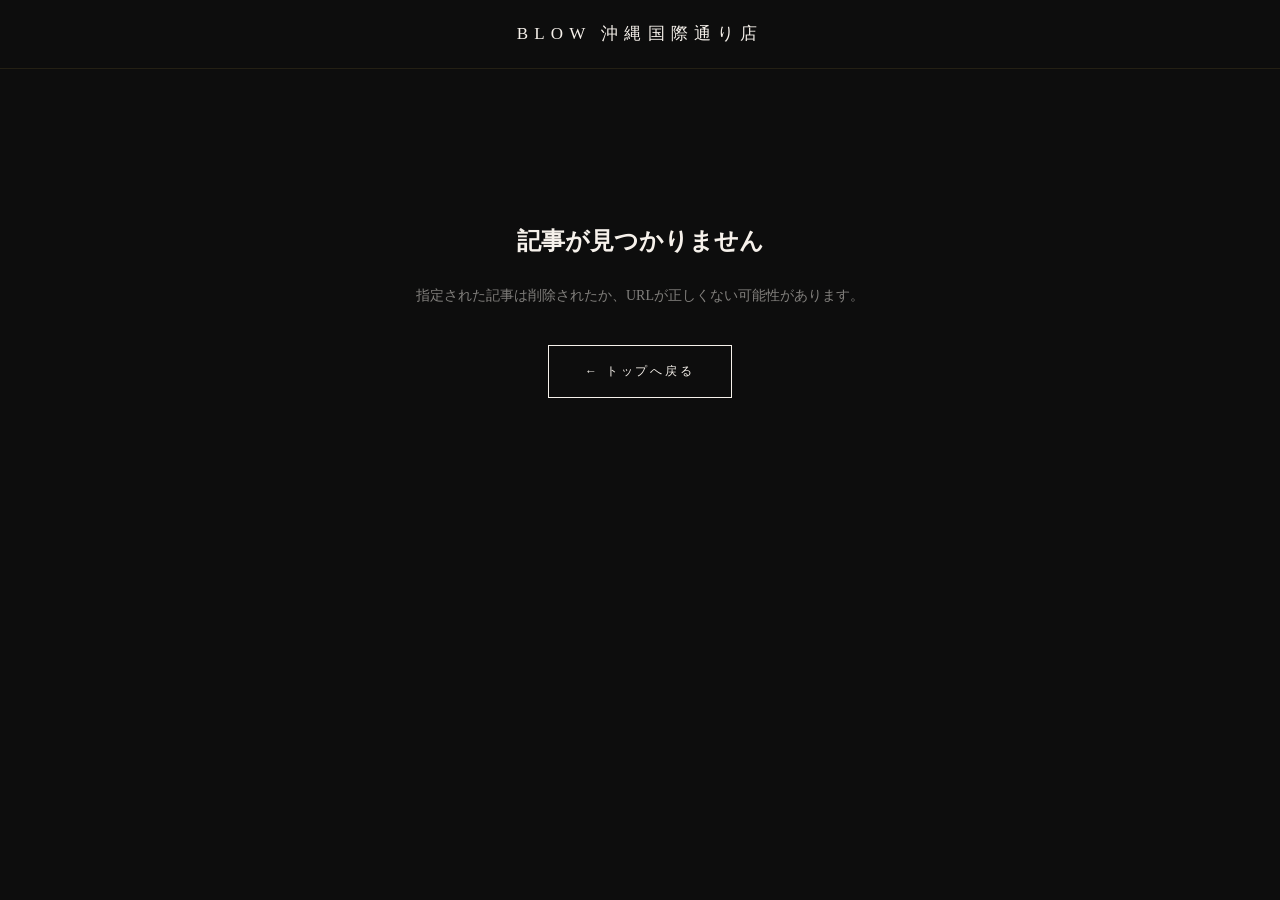
<file: blog/index.html>
<!DOCTYPE html>
<html lang="ja">
<head>
<meta charset="UTF-8">
<meta name="viewport" content="width=device-width,initial-scale=1,viewport-fit=cover">
<meta name="theme-color" content="#0d0d0d">
<title>BLOW 沖縄国際通り店 ブログ</title>
<meta name="description" content="BLOW 沖縄国際通り店 からのお知らせ・最新情報">
<meta http-equiv="content-language" content="ja">
<meta property="og:type" content="article">
<meta property="og:site_name" content="BLOW 沖縄国際通り店">
<meta property="og:locale" content="ja_JP">
<meta property="og:image" content="https://blow-kokusaidori.search-mania.net/ogp.svg">
<meta name="twitter:card" content="summary_large_image">
<link rel="icon" type="image/svg+xml" href="/favicon.svg">
<style>
*{margin:0;padding:0;box-sizing:border-box}
body{
  background:#0d0d0d;
  color:#F6F1EB;
  font-family:'Noto Serif JP','Hiragino Mincho ProN',serif;
  line-height:1.9;
  -webkit-font-smoothing:antialiased;
}
header{
  background:#0d0d0d;
  padding:18px 24px;
  text-align:center;
  border-bottom:1px solid rgba(201,168,76,.12);
  position:sticky;top:0;z-index:10;
  backdrop-filter:blur(10px);
}
header a{
  color:#F6F1EB;
  text-decoration:none;
  font-size:17px;
  letter-spacing:.36em;
  font-family:'Noto Serif JP',serif;
  font-weight:400;
  transition:color .3s ease;
}
header a:hover{color:#C9A84C}
.wrap{
  max-width:720px;
  margin:60px auto;
  padding:0 24px 80px;
}
.loading{
  text-align:center;padding:120px 0;
  color:rgba(246,241,235,.4);font-size:13px;letter-spacing:.2em;
}
.loading::after{
  content:'読 み 込 み 中 …';
  display:block;animation:fade 1.4s ease-in-out infinite;
}
@keyframes fade{0%,100%{opacity:.4}50%{opacity:1}}

.card{
  background:#161616;
  border:1px solid rgba(201,168,76,.10);
  overflow:hidden;
}
.card img{
  width:100%;
  display:block;
  max-height:480px;
  object-fit:cover;
}
.card-body{padding:36px 38px 44px}
.card .date{
  font-size:11px;
  color:#C9A84C;
  letter-spacing:.24em;
  font-family:'Noto Serif JP',serif;
  display:block;
  margin-bottom:10px;
}
.card h1{
  margin:0 0 28px;
  font-size:22px;
  line-height:1.7;
  font-weight:500;
  font-family:'Noto Serif JP',serif;
  color:#F6F1EB;
  letter-spacing:.04em;
}
.card .text{
  font-size:15px;
  line-height:2.1;
  white-space:pre-wrap;
  color:rgba(246,241,235,.65);
  word-break:break-word;
}
.back-wrap{margin-top:52px;text-align:center}
.back-btn{
  display:inline-block;
  padding:14px 36px;
  border:1px solid #F6F1EB;
  color:#F6F1EB;
  text-decoration:none;
  font-size:12px;
  letter-spacing:.24em;
  font-family:'Noto Serif JP',serif;
  transition:all .35s ease;
}
.back-btn:hover{background:#F6F1EB;color:#0d0d0d}
.not-found{
  text-align:center;padding:90px 24px;
  font-family:'Noto Serif JP',serif;
}
.not-found h1{font-size:24px;margin-bottom:18px;color:#F6F1EB}
.not-found p{font-size:14px;color:rgba(246,241,235,.5);margin-bottom:36px;line-height:1.9}
.produced-by{
  text-align:center;margin-top:64px;
  font-size:10px;letter-spacing:.28em;
  color:rgba(246,241,235,.18);text-transform:uppercase;
  font-family:'Noto Serif JP',serif;
}
.produced-by a{color:rgba(201,168,76,.35);text-decoration:none;transition:color .3s ease}
.produced-by a:hover{color:#C9A84C}
@media (max-width:600px){
  .wrap{margin:30px auto;padding:0 16px 60px}
  .card-body{padding:26px 22px 32px}
  .card h1{font-size:19px;margin-bottom:22px}
  .card .text{font-size:14.5px;line-height:1.95}
  header a{font-size:14px;letter-spacing:.28em}
  .back-btn{padding:13px 28px;font-size:11px}
}
</style>
</head>
<body>
<header><a href="https://blow-kokusaidori.search-mania.net/">BLOW 沖縄国際通り店</a></header>
<div class="wrap" id="root">
  <div class="loading"></div>
</div>
<script>
const GAS_URL    = 'https://script.google.com/macros/s/AKfycbxNbYcMyicthfOx-25Ir2szSp3EDa1rAGNjHrFwxDFSFzww9cfnHcEy_D5IjKiqW2Nq/exec';
const SITE_URL   = 'https://blow-kokusaidori.search-mania.net';
const STORE_NAME = 'BLOW 沖縄国際通り店';

function esc(s) {
  return String(s || '').replace(/&/g,'&amp;').replace(/</g,'&lt;').replace(/>/g,'&gt;').replace(/"/g,'&quot;');
}
function fmtDate(s) {
  if (!s) return '';
  const m = String(s).match(/^(\d{4})-(\d{2})-(\d{2})/);
  return m ? m[1] + '.' + m[2] + '.' + m[3] : String(s);
}
function driveImg(url) {
  if (!url) return '';
  const s = String(url).trim();
  const m1 = s.match(/\/d\/([a-zA-Z0-9_-]+)/);
  if (m1) return 'https://drive.google.com/thumbnail?id=' + m1[1] + '&sz=w1200';
  const m2 = s.match(/lh3\.googleusercontent\.com\/d\/([a-zA-Z0-9_-]+)/);
  if (m2) return 'https://lh3.googleusercontent.com/d/' + m2[1] + '=w1200';
  if (s.indexOf('drive.google.com/thumbnail') !== -1) return s.replace(/([?&]sz=)[^&]*/, '$1w1200');
  return s;
}
function getSlug() {
  const params = new URLSearchParams(location.search);
  if (params.get('post')) return params.get('post');
  const m = location.pathname.match(/\/blog\/([^\/]+)\/?$/);
  return m ? m[1] : '';
}
function findBySlug(items, slug) {
  if (!Array.isArray(items) || !slug) return null;
  return items.find(function(b) {
    if (!b || !b.url) return false;
    return b.url.indexOf('/blog/' + slug + '/') !== -1 || b.url.indexOf('/blog/' + slug) !== -1;
  }) || null;
}
function updateMeta(title, desc, imgUrl) {
  document.title = title + ' | ' + STORE_NAME;
  const m1 = document.querySelector('meta[name="description"]');
  if (m1) m1.setAttribute('content', desc);
  function upsertMeta(attrName, attrValue, contentValue) {
    let el = document.querySelector('meta[' + attrName + '="' + attrValue + '"]');
    if (!el) { el = document.createElement('meta'); el.setAttribute(attrName, attrValue); document.head.appendChild(el); }
    el.setAttribute('content', contentValue);
  }
  upsertMeta('property','og:title',title);
  upsertMeta('property','og:description',desc);
  upsertMeta('property','og:url',SITE_URL + location.pathname + location.search);
  upsertMeta('name','twitter:title',title);
  upsertMeta('name','twitter:description',desc);
  if (imgUrl) { upsertMeta('property','og:image',imgUrl); upsertMeta('name','twitter:image',imgUrl); }
  let canonical = document.querySelector('link[rel="canonical"]');
  if (!canonical) { canonical = document.createElement('link'); canonical.setAttribute('rel','canonical'); document.head.appendChild(canonical); }
  canonical.setAttribute('href', SITE_URL + location.pathname + location.search);
}
function render(item) {
  const root = document.getElementById('root');
  if (!item) {
    root.innerHTML = '<div class="not-found"><h1>記事が見つかりません</h1><p>指定された記事は削除されたか、URLが正しくない可能性があります。</p><a class="back-btn" href="' + esc(SITE_URL) + '/">← トップへ戻る</a></div>';
    document.title = '記事が見つかりません | ' + STORE_NAME;
    return;
  }
  const imgUrl = driveImg(item.image);
  let title = (item.title || '').trim();
  if (!title && item.body) title = String(item.body).split(/[。\n]/)[0].trim();
  if (!title && item.date) title = fmtDate(item.date) + ' の投稿';
  const desc = (item.body || title).slice(0, 120);
  updateMeta(title, desc, imgUrl);
  // BlogPosting structured data (per-article SEO)
  (function() {
    var existing = document.getElementById('blog-jsonld');
    if (existing) existing.remove();
    var sd = document.createElement('script');
    sd.id = 'blog-jsonld'; sd.type = 'application/ld+json';
    sd.textContent = JSON.stringify({
      '@context': 'https://schema.org', '@type': 'BlogPosting',
      'headline': title, 'description': desc,
      'datePublished': item.date || '', 'image': imgUrl || '',
      'url': SITE_URL + location.pathname + location.search,
      'publisher': { '@type': 'Organization', 'name': STORE_NAME, 'url': SITE_URL }
    });
    document.head.appendChild(sd);
  })();
  
  root.innerHTML =
    '<article class="card">' +
      (imgUrl ? '<img src="' + esc(imgUrl) + '" alt="' + esc(title) + '" loading="eager">' : '') +
      '<div class="card-body">' +
        (item.date ? '<span class="date">' + esc(fmtDate(item.date)) + '</span>' : '') +
        (item.title && item.title.trim() ? '<h1>' + esc(item.title) + '</h1>' : '') +
        '<p class="text">' + esc(item.body || '') + '</p>' +
      '</div>' +
    '</article>' +
    '<div class="back-wrap"><a class="back-btn" href="' + esc(SITE_URL) + '/">← トップへ戻る</a></div>' +
    '<div class="produced-by">Produced by <a href="https://search-mania.net/" target="_blank" rel="noopener noreferrer">SearchMania Inc.</a></div>';
}
(function init() {
  const slug = getSlug();
  if (!slug) { render(null); return; }
  fetch(GAS_URL + (GAS_URL.indexOf('?') >= 0 ? '&' : '?') + 'blog_all=1')
    .then(function(r) { return r.json(); })
    .then(function(data) { render(findBySlug(data && data.blog, slug)); })
    .catch(function() {
      fetch(GAS_URL)
        .then(function(r) { return r.json(); })
        .then(function(data) { render(findBySlug(data && data.blog, slug)); })
        .catch(function() { render(null); });
    });
})();
</script>
</body>
</html>
</file>
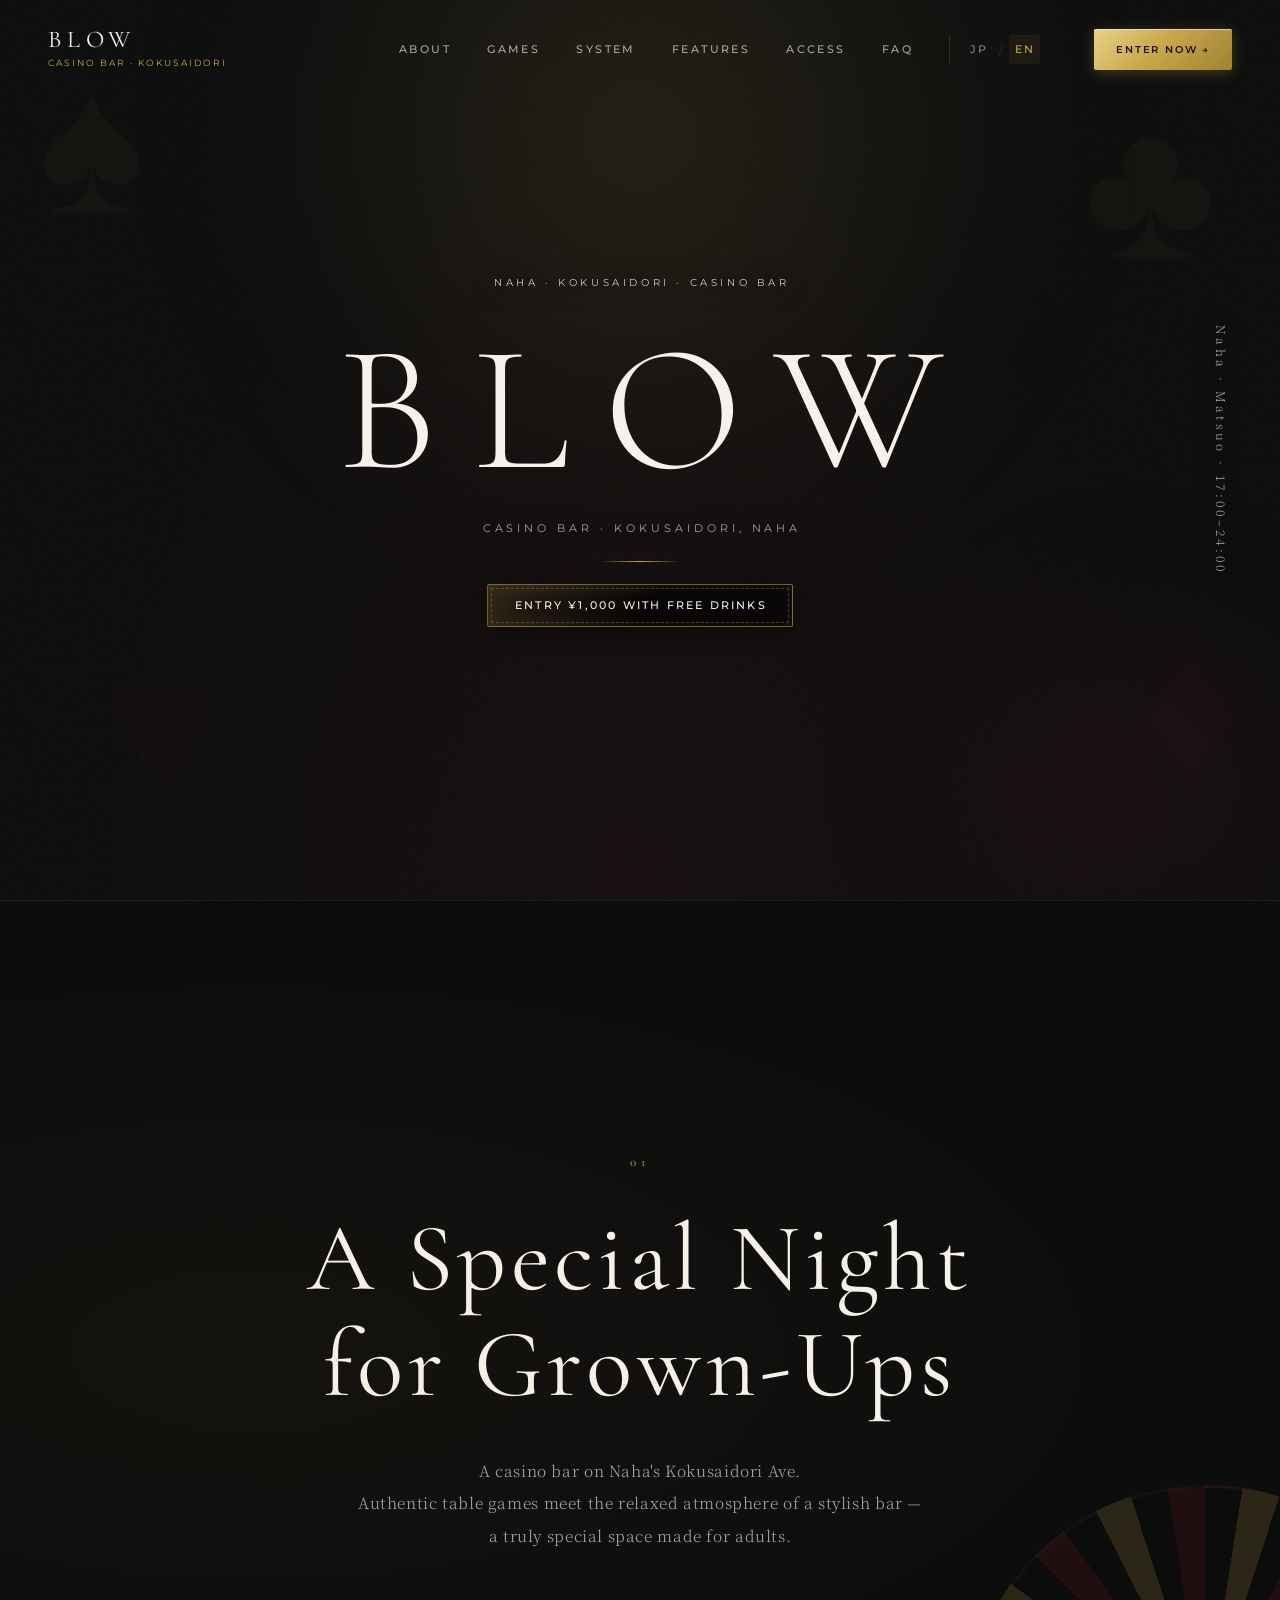
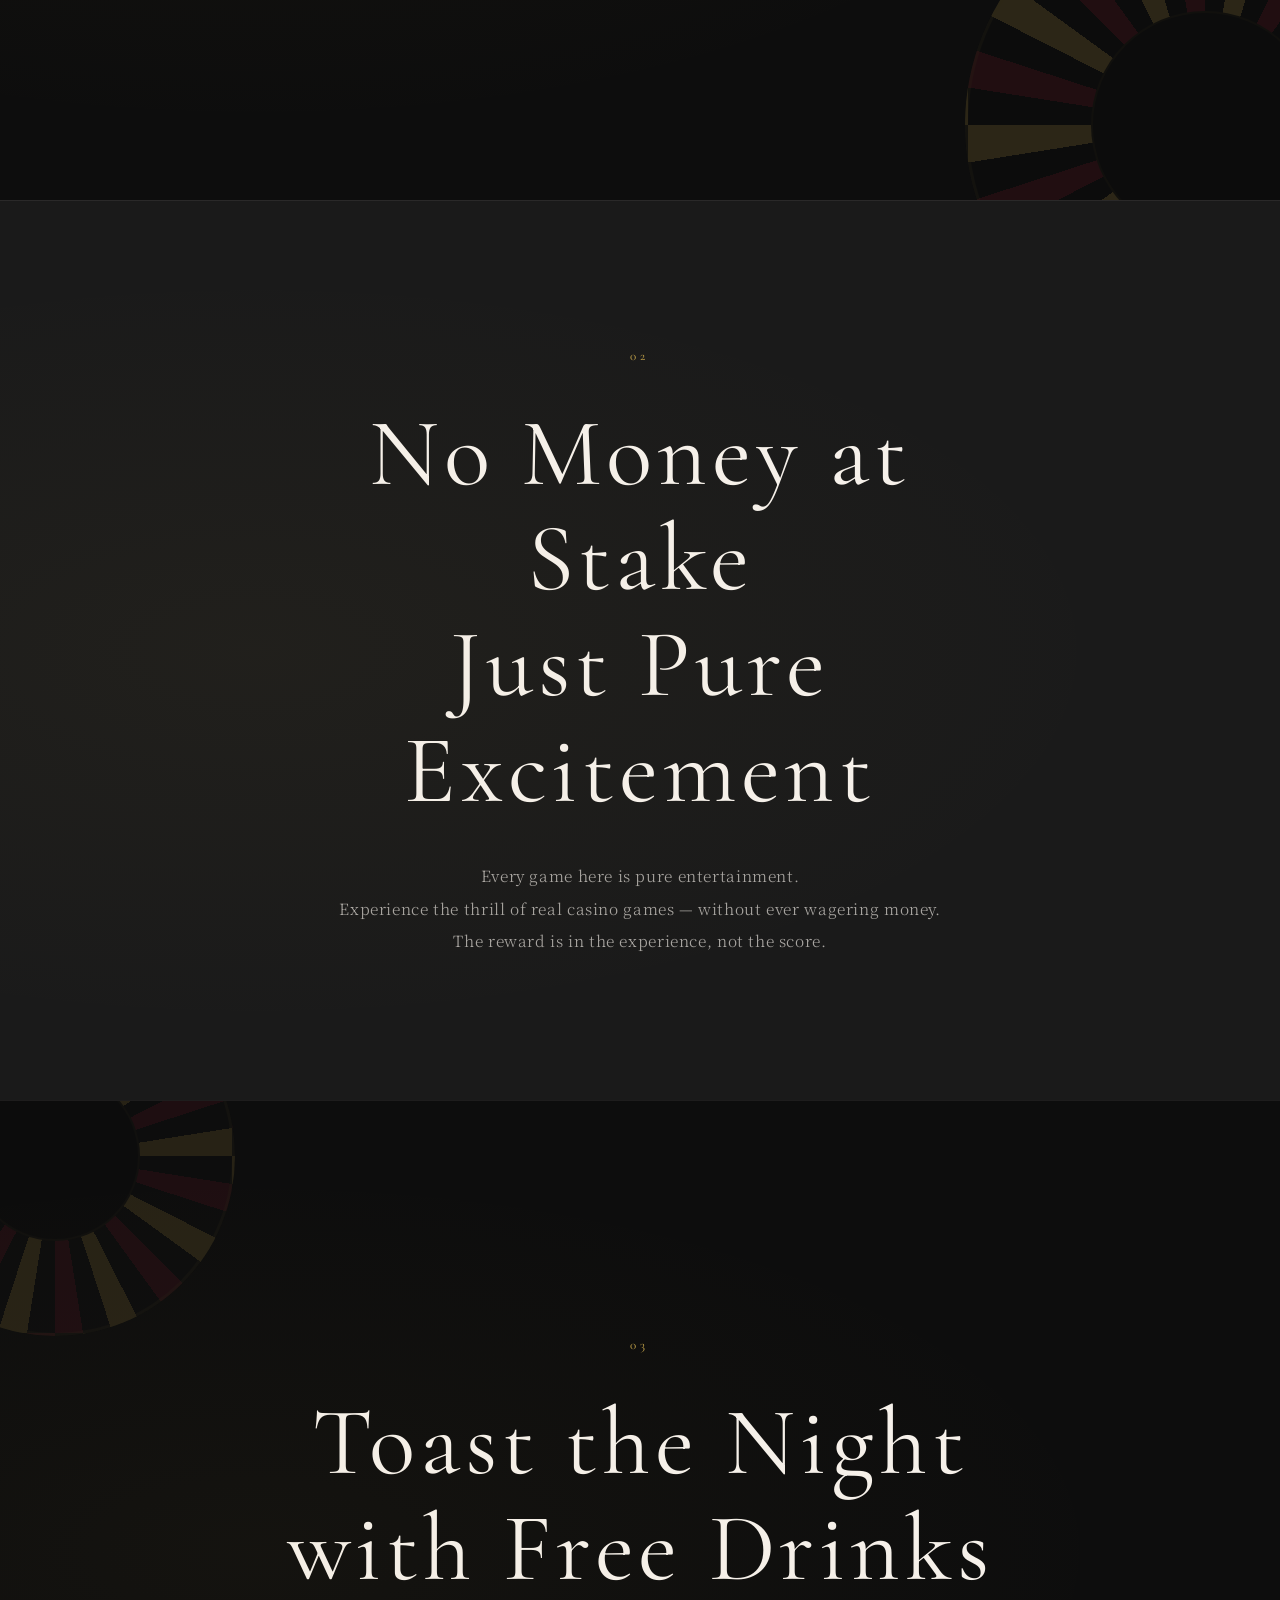
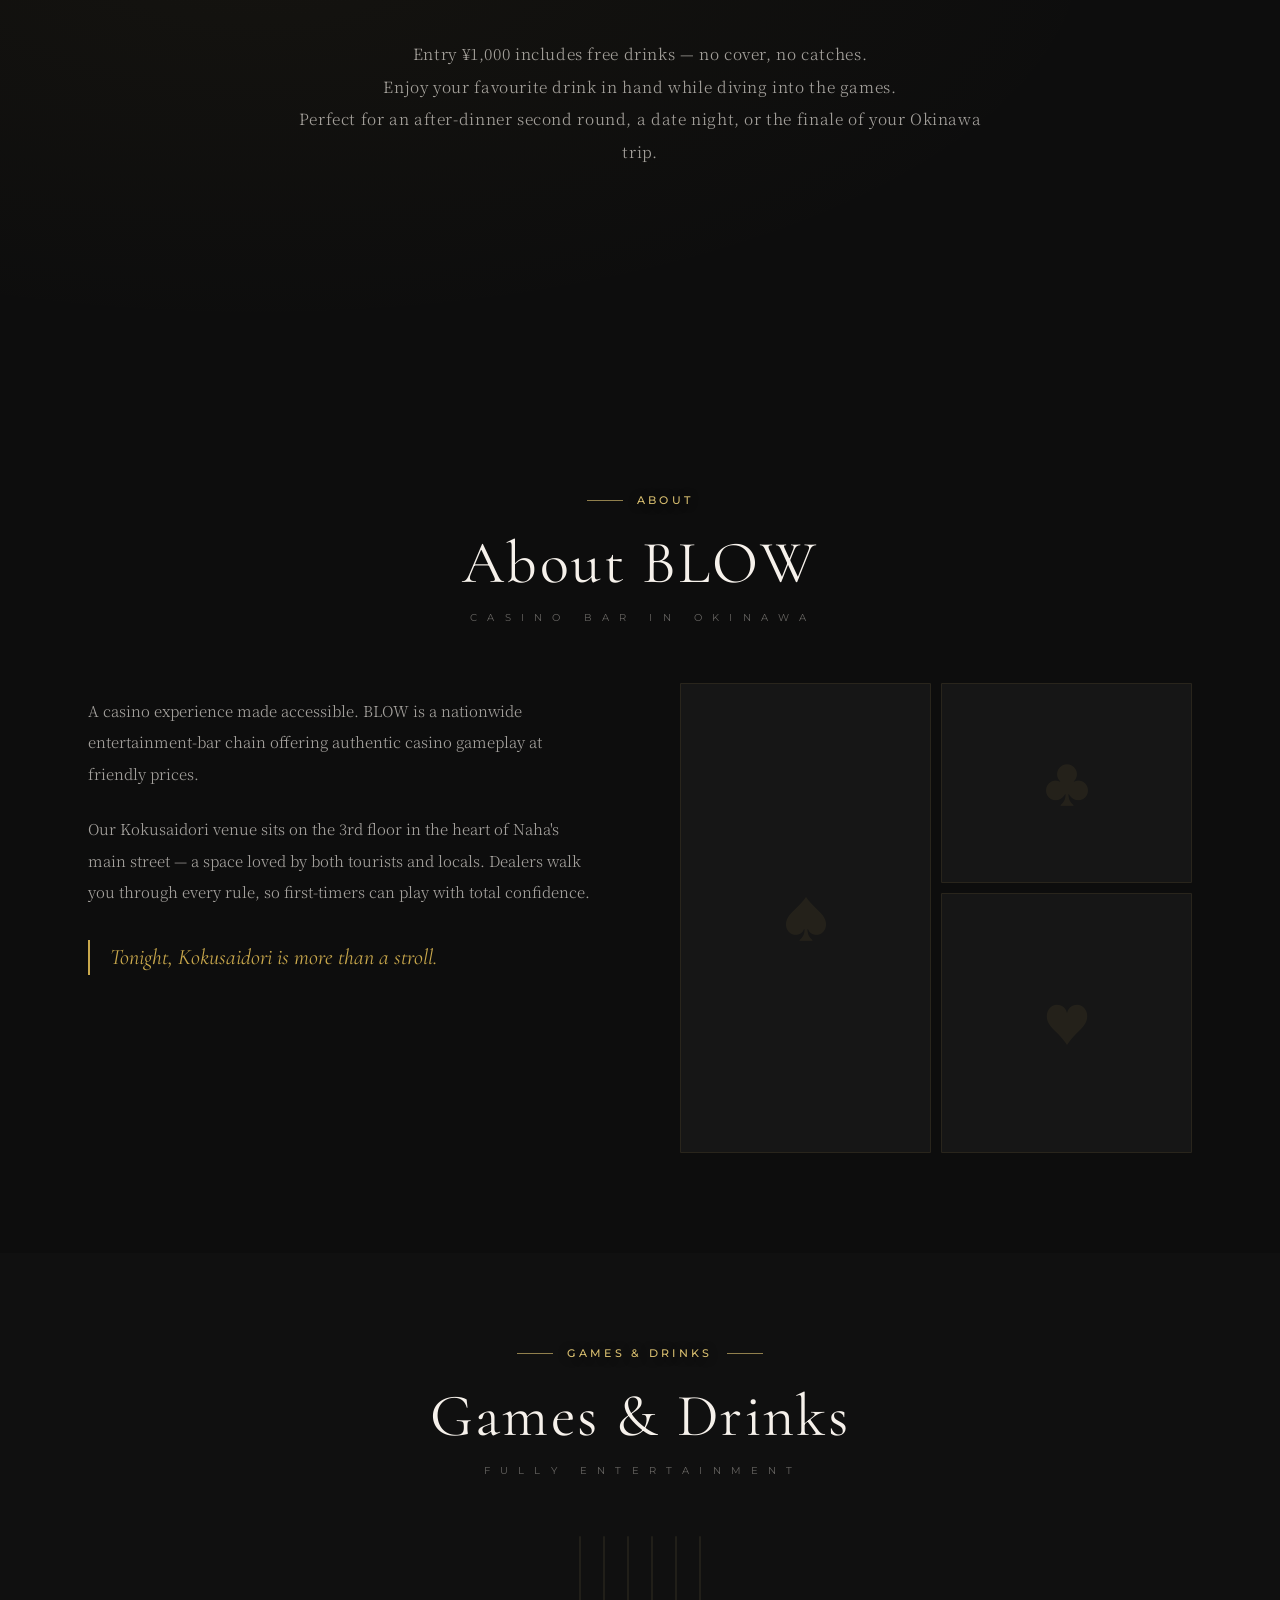
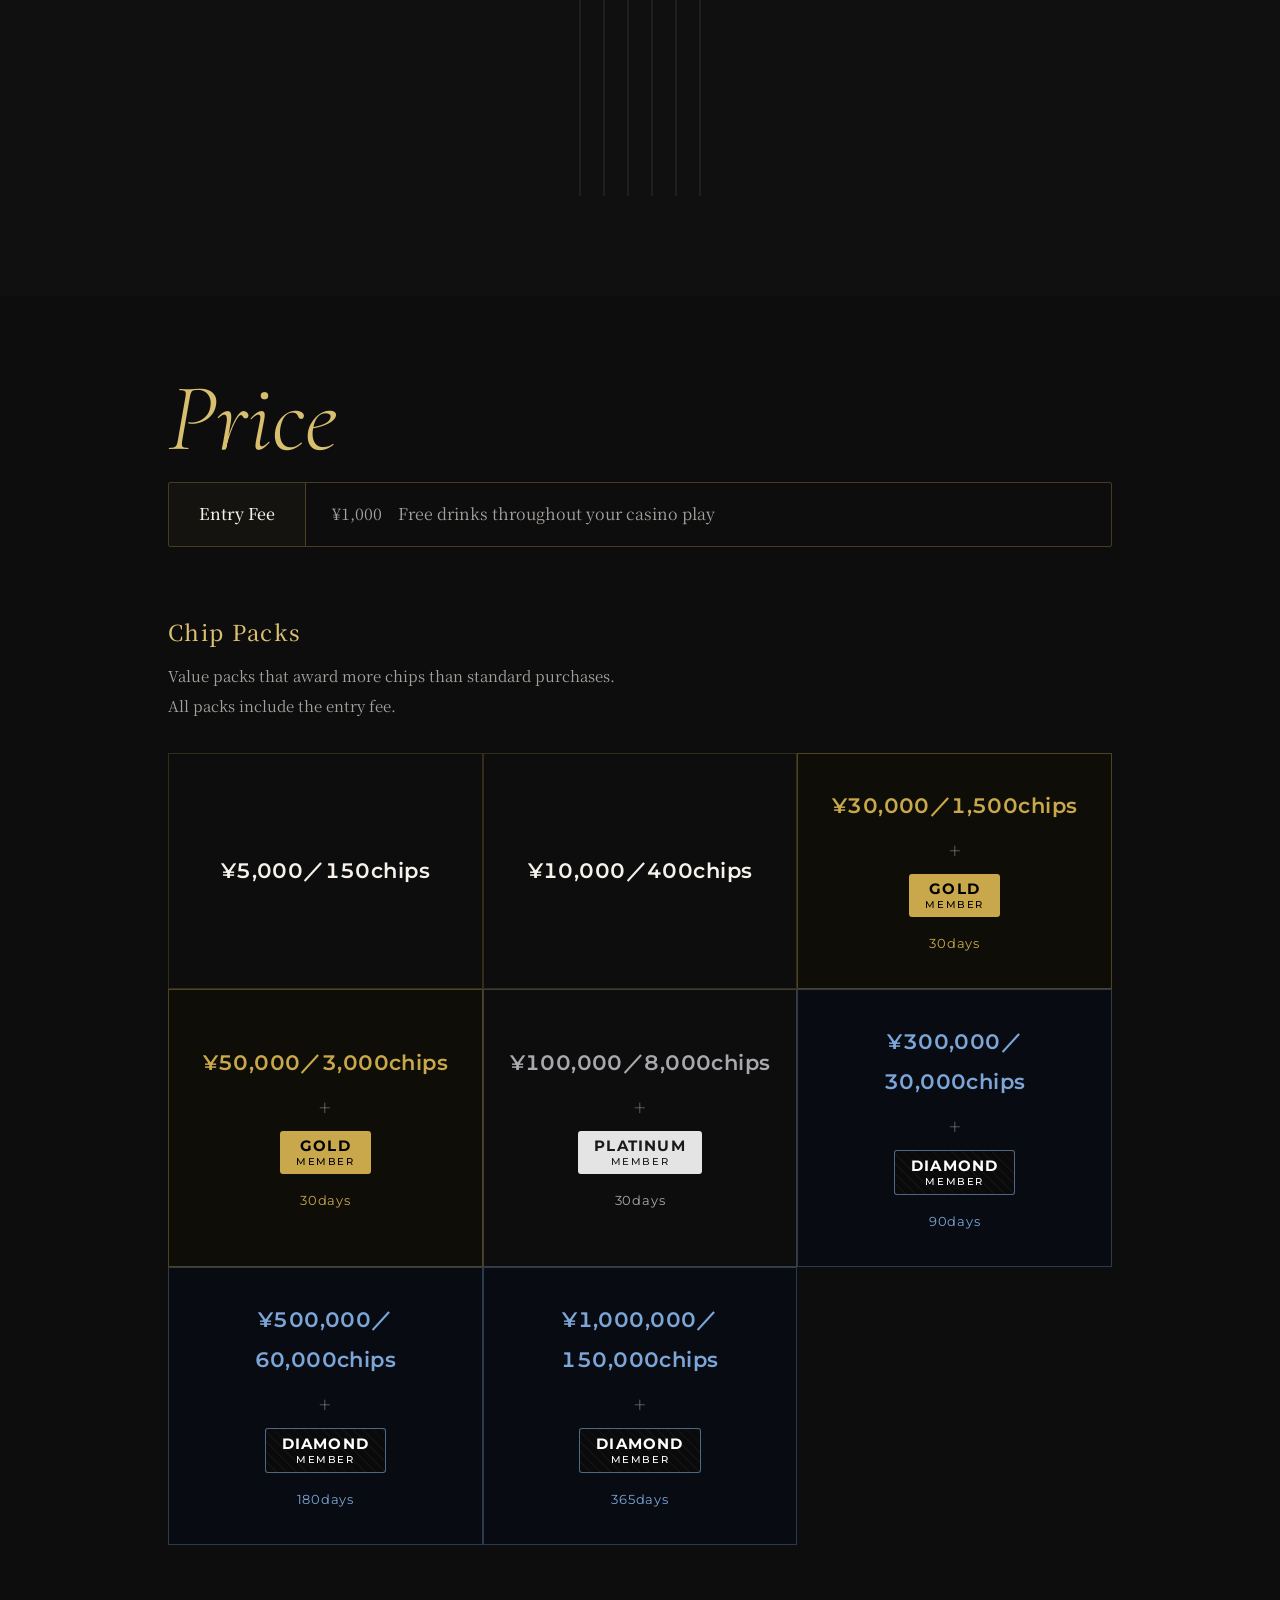
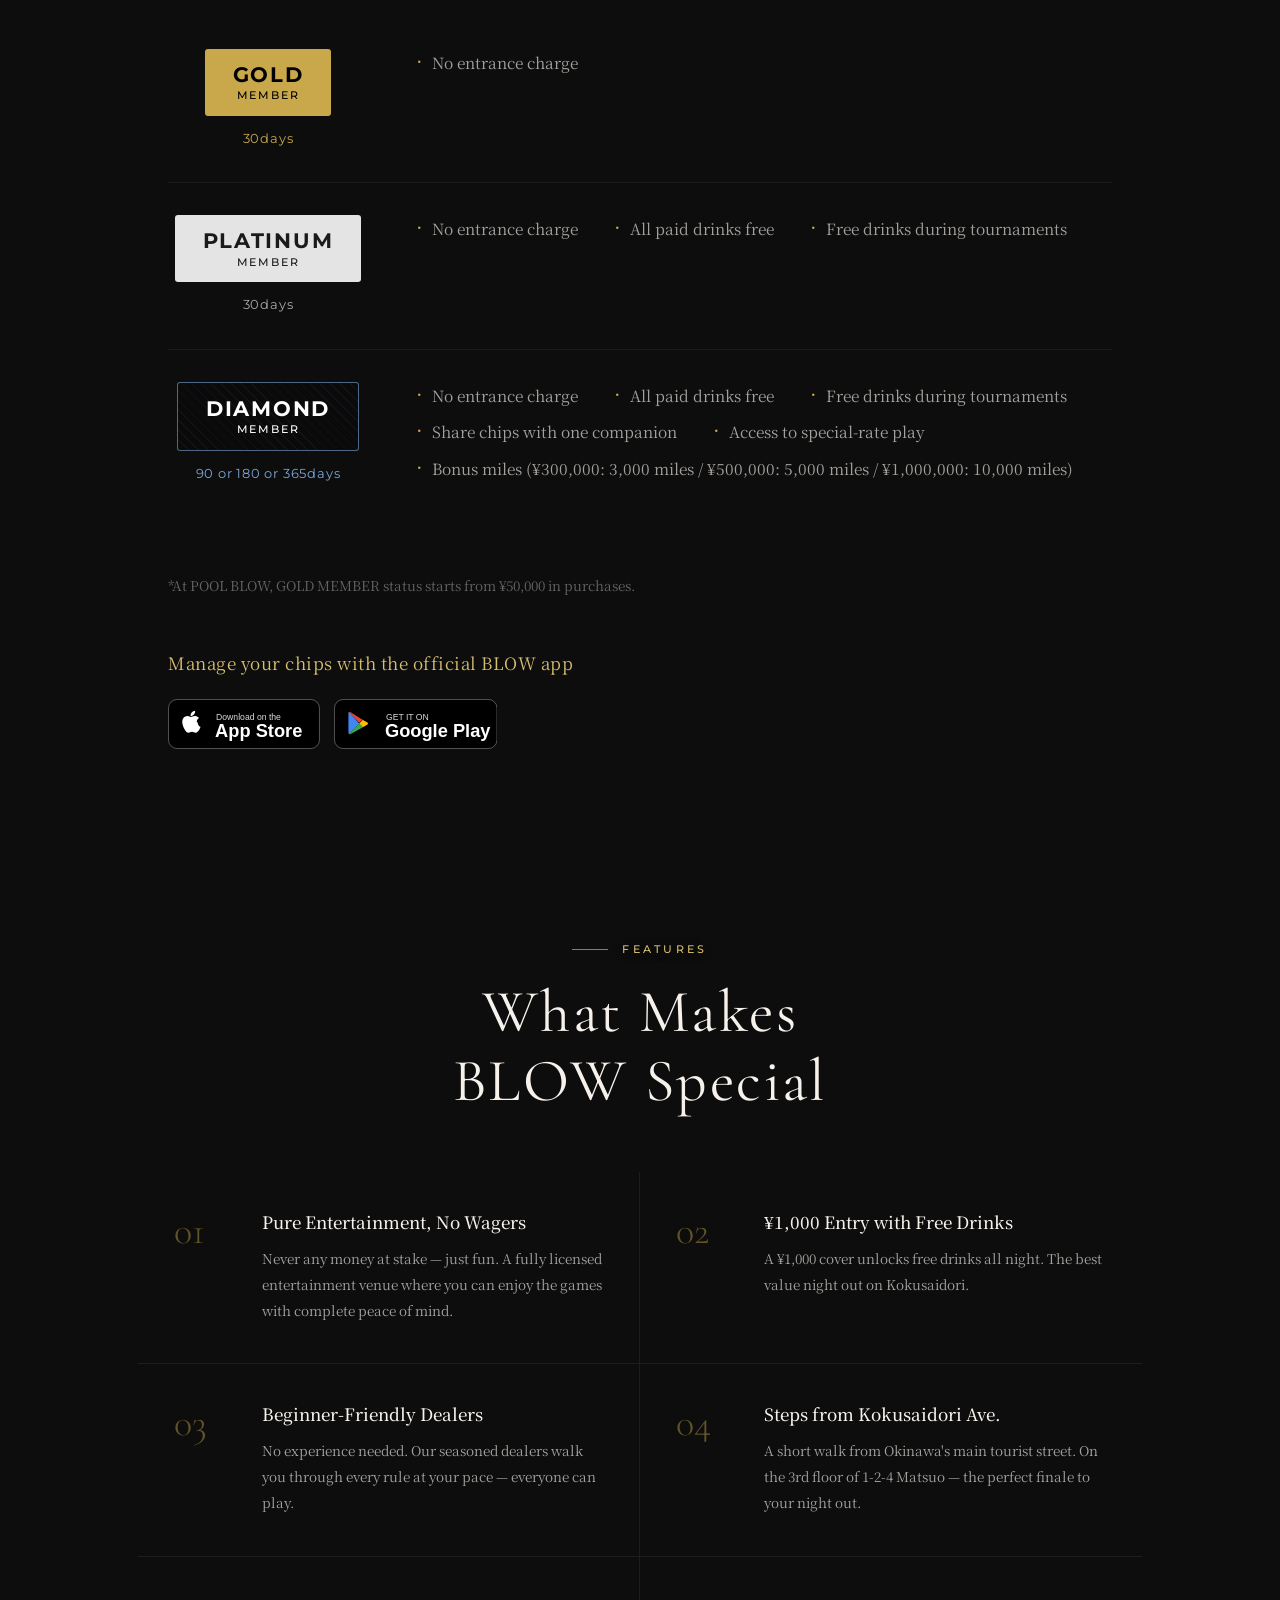
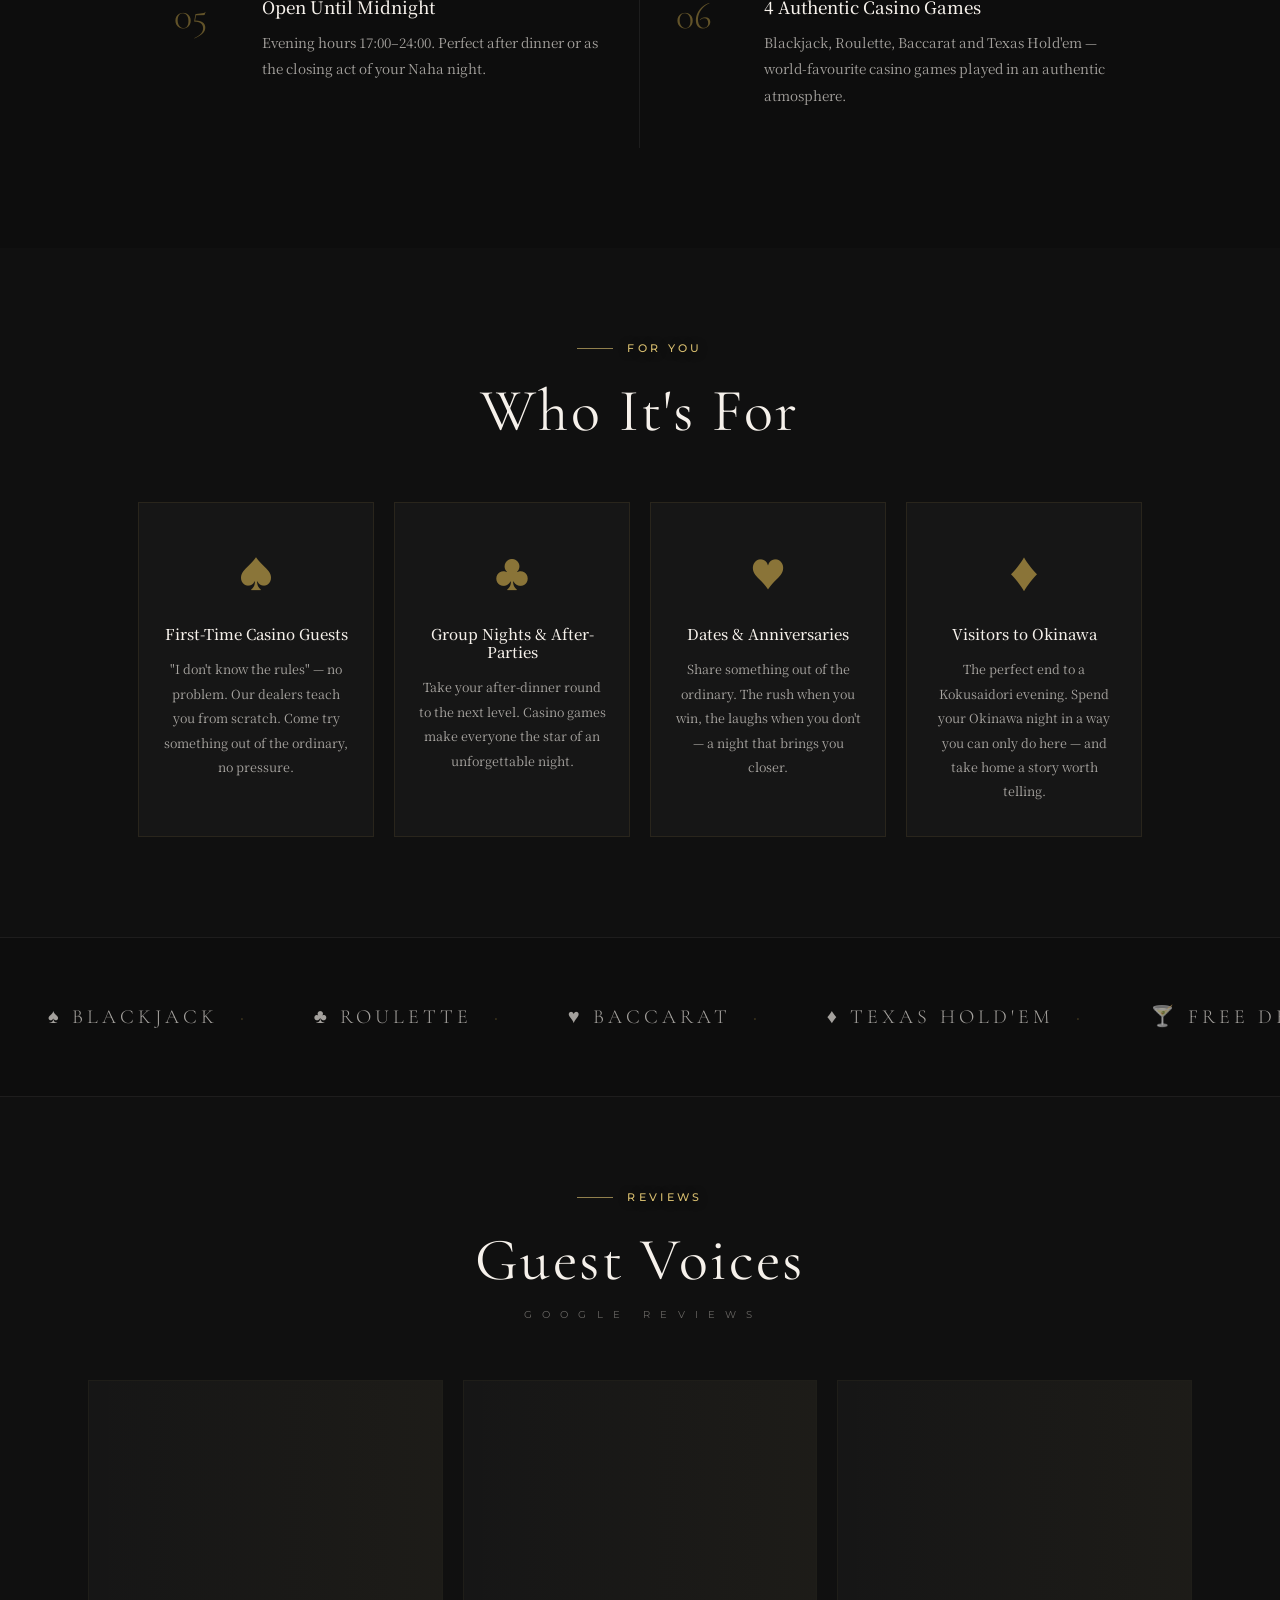
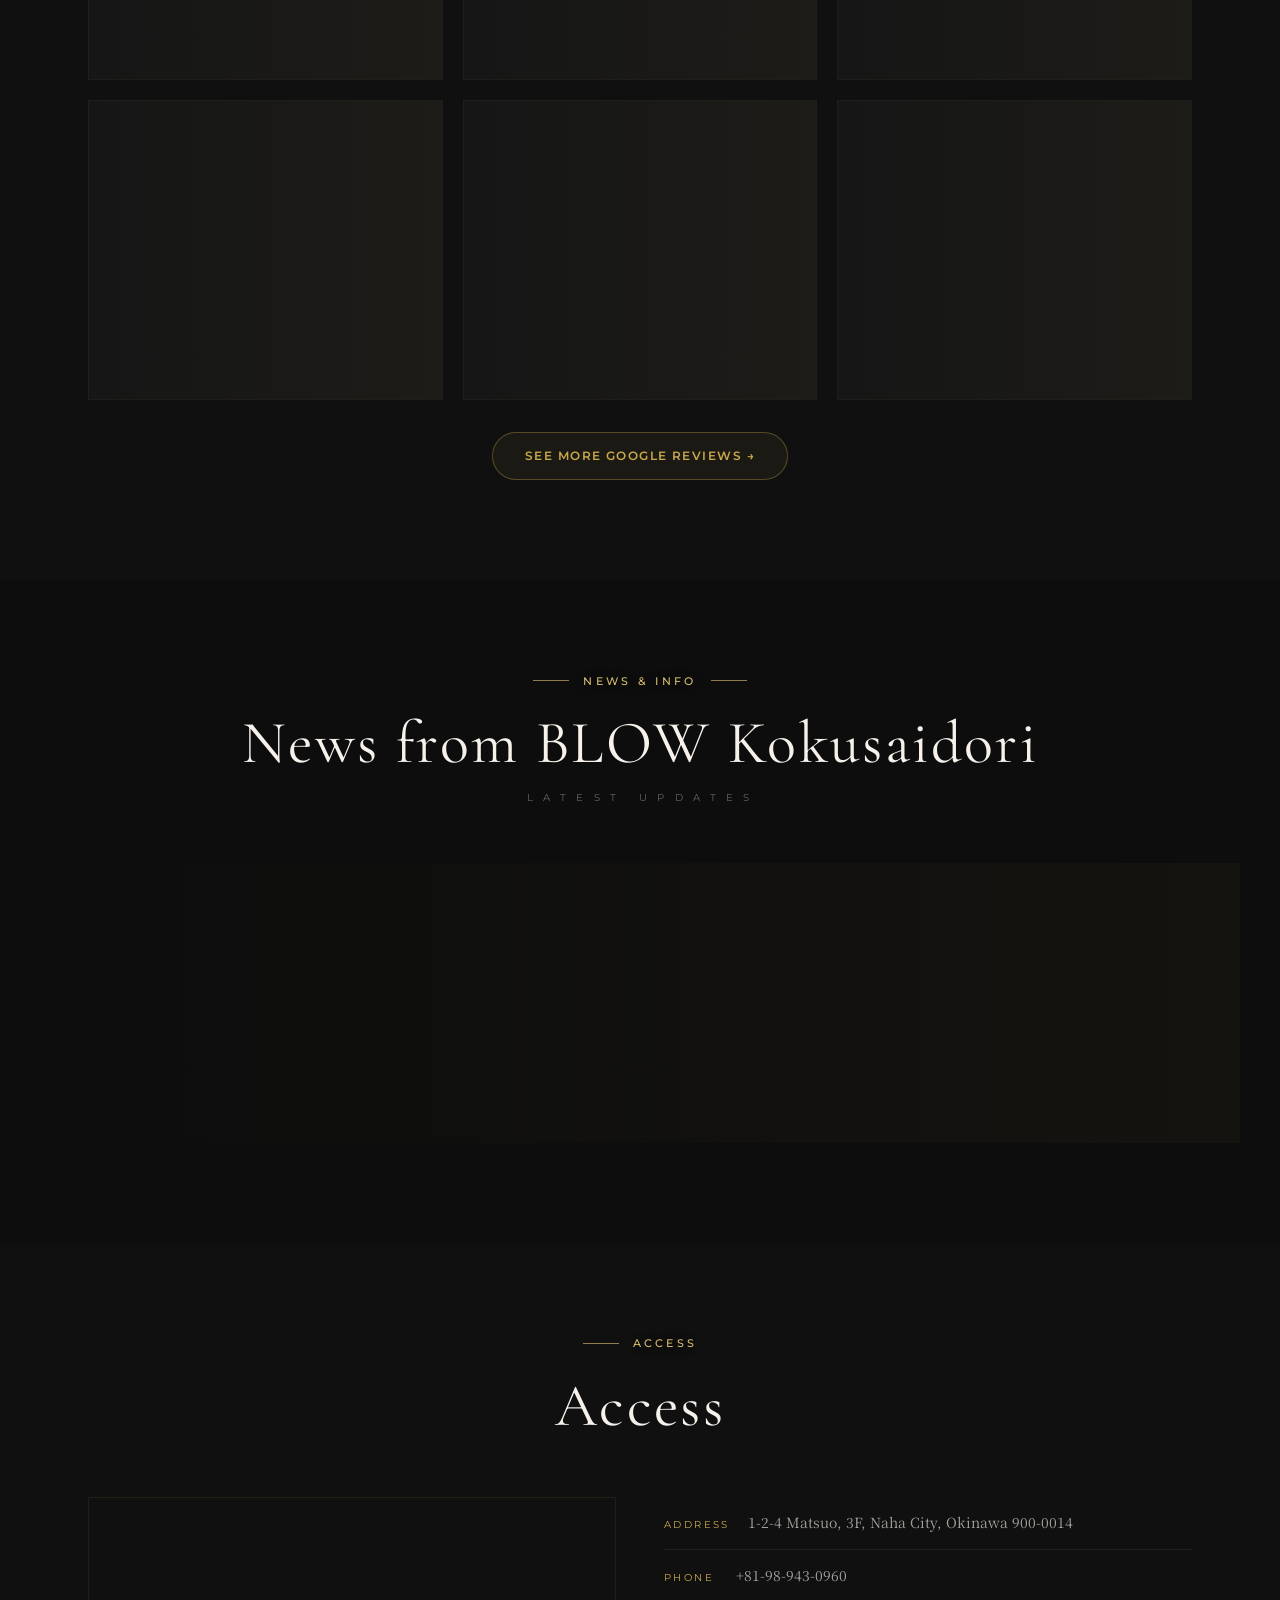
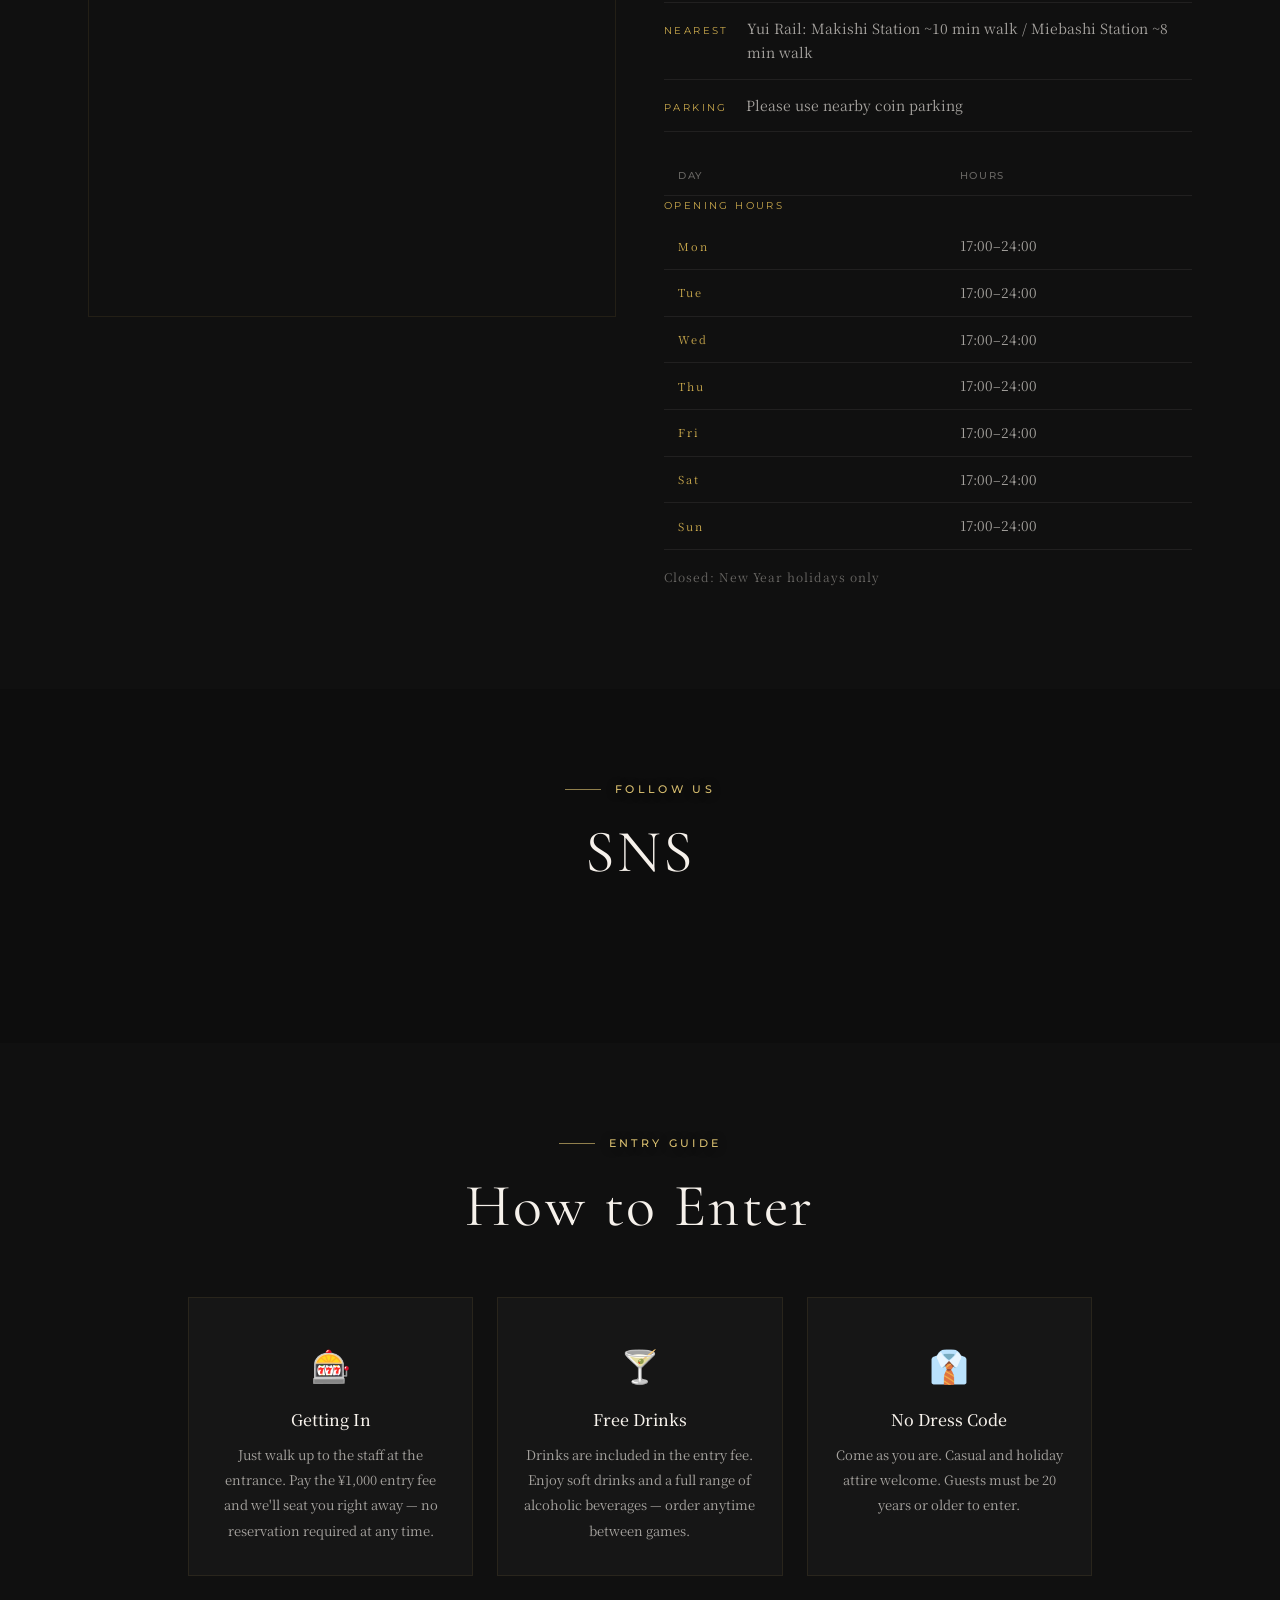
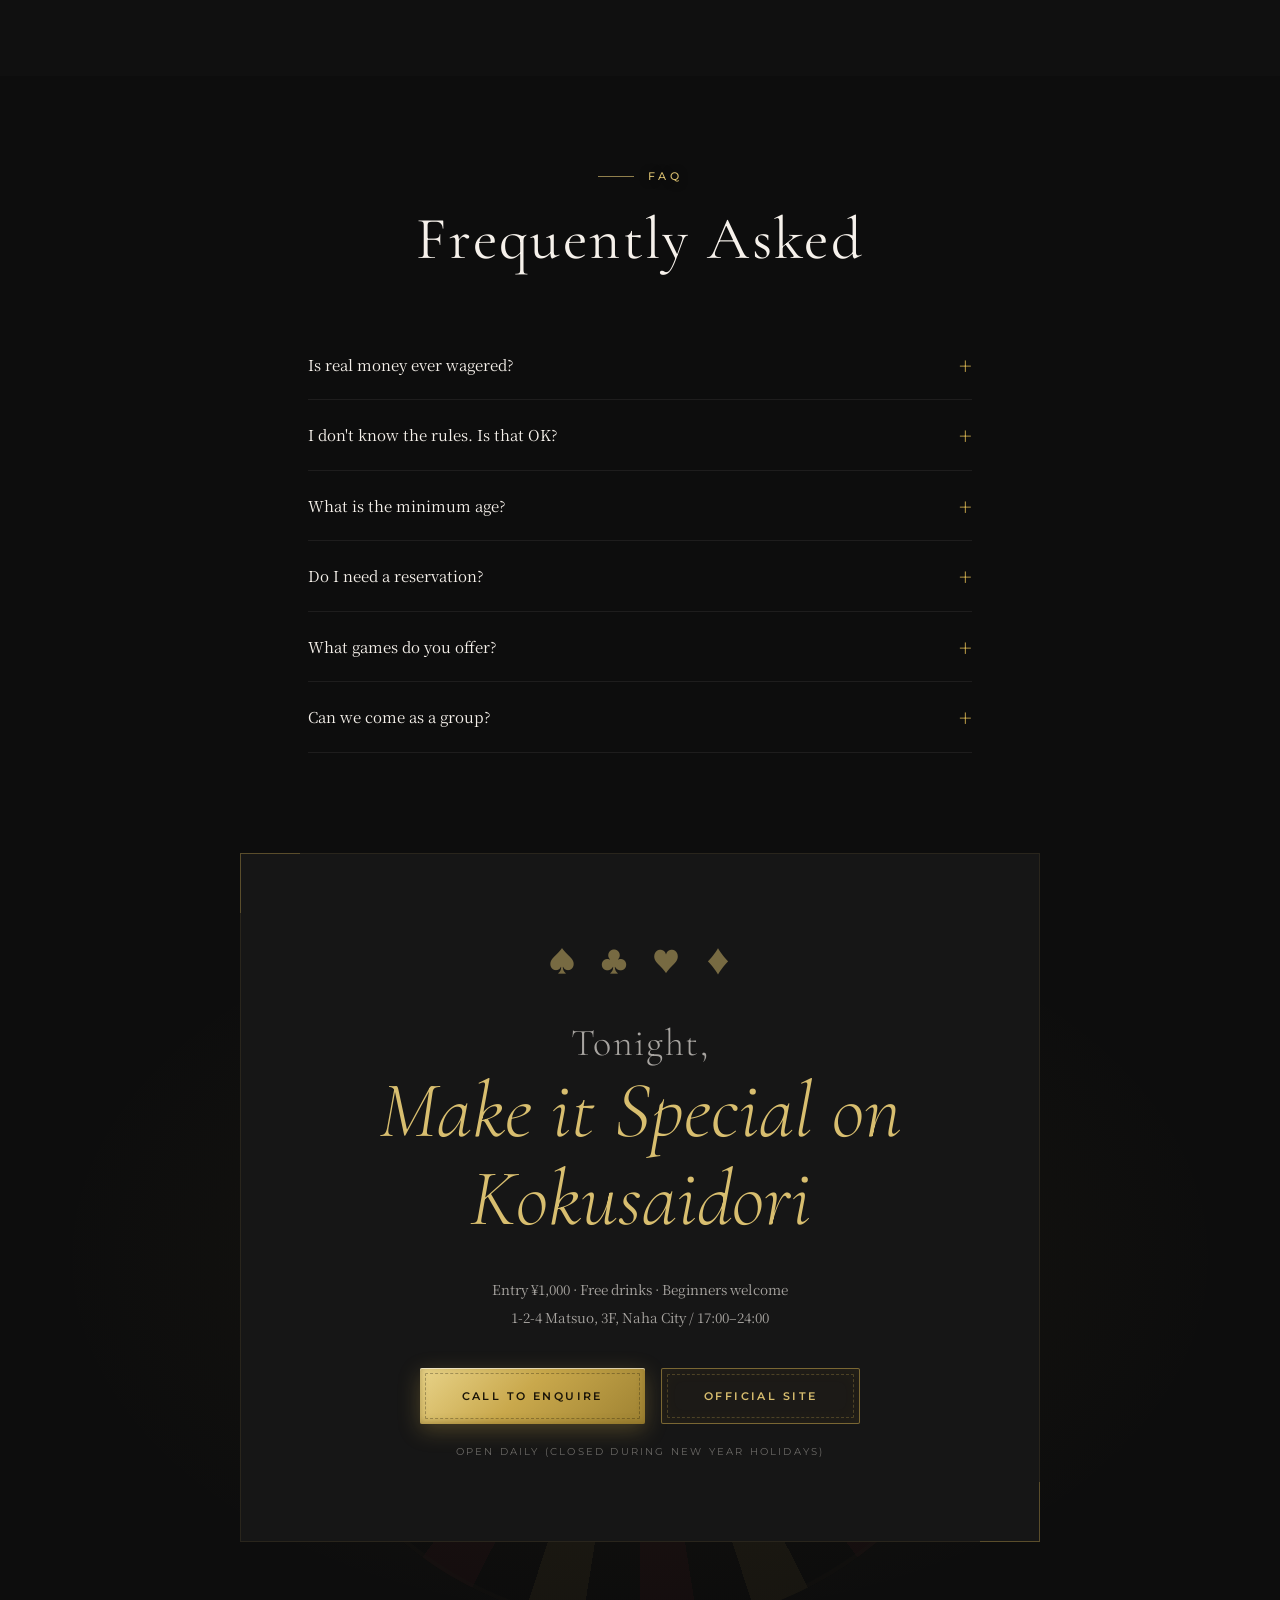
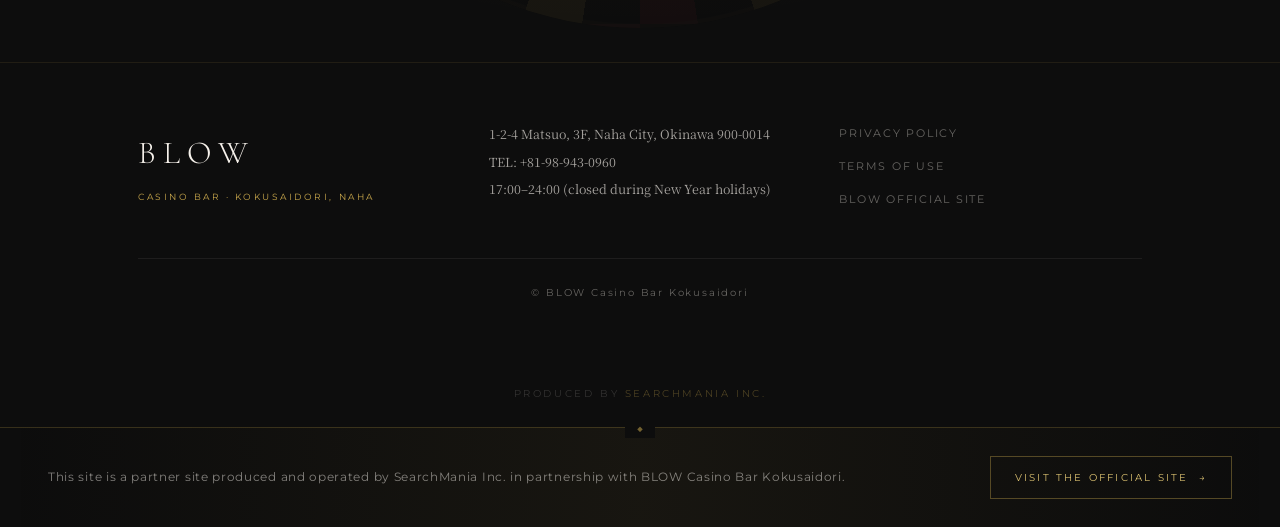
<file: en/index.html>
<!DOCTYPE html>
<html lang="en">
<head>
<meta charset="UTF-8">
<meta name="viewport" content="width=device-width,initial-scale=1,viewport-fit=cover">
<meta name="theme-color" content="#0d0d0d">
<title>BLOW Casino Bar Kokusaidori | Naha, Okinawa</title>
<meta name="description" content="BLOW Casino Bar on Kokusaidori, Naha. Entry ¥1,000 with free drinks. Enjoy Blackjack, Roulette, Baccarat & Texas Hold'em in an upscale adult entertainment venue. Open 17:00–24:00.">
<meta http-equiv="content-language" content="en">
<link rel="canonical" href="https://blow-kokusaidori.search-mania.net/en/">

<!-- hreflang: multilingual alternates -->
<link rel="alternate" hreflang="ja" href="https://blow-kokusaidori.search-mania.net/">
<link rel="alternate" hreflang="en" href="https://blow-kokusaidori.search-mania.net/en/">
<link rel="alternate" hreflang="x-default" href="https://blow-kokusaidori.search-mania.net/">

<meta property="og:type" content="website">
<meta property="og:title" content="BLOW Casino Bar Kokusaidori | Naha, Okinawa">
<meta property="og:description" content="Casino bar on Naha's Kokusaidori Ave. Entry ¥1,000 with free drinks. Blackjack, Roulette, Baccarat, Texas Hold'em.">
<meta property="og:image" content="https://blow-kokusaidori.search-mania.net/ogp.svg">
<meta property="og:url" content="https://blow-kokusaidori.search-mania.net/en/">
<meta property="og:site_name" content="BLOW Casino Bar Kokusaidori">
<meta property="og:image:width" content="1200">
<meta property="og:image:height" content="630">
<meta property="og:locale" content="en_US">
<meta property="og:locale:alternate" content="ja_JP">
<meta name="twitter:card" content="summary_large_image">
<meta name="twitter:title" content="BLOW Casino Bar Kokusaidori | Naha">
<meta name="twitter:description" content="Casino bar on Naha's Kokusaidori. Entry ¥1,000 with free drinks. Blackjack, Roulette, Baccarat, Texas Hold'em.">
<meta name="twitter:image" content="https://blow-kokusaidori.search-mania.net/ogp.svg">

<link rel="icon" type="image/svg+xml" href="../favicon.svg">
<link rel="preconnect" href="https://fonts.googleapis.com">
<link rel="preconnect" href="https://fonts.gstatic.com" crossorigin>
<link href="https://fonts.googleapis.com/css2?family=Cormorant+Garamond:ital,wght@0,300;0,400;0,500;1,300;1,400;1,500&family=Montserrat:wght@300;400;500;600&family=Noto+Serif+JP:wght@300;400;500;600&display=swap" rel="stylesheet">
<link rel="stylesheet" href="../shared.css">
<meta name="google-site-verification" content="LZg90oxtbqi0v6An7Fc0uO3ufbqcmW4_Qp9mCI2u6wk">

<script type="application/ld+json">
{
  "@context": "https://schema.org",
  "@graph": [
    {
      "@type": ["BarOrPub", "EntertainmentBusiness"],
      "@id": "https://blow-kokusaidori.search-mania.net/#business",
      "name": "BLOW Casino Bar Kokusaidori",
      "alternateName": ["BLOW 沖縄国際通り店", "ブロウ 国際通り店"],
      "url": "https://blow-kokusaidori.search-mania.net/en/",
      "image": "https://blow-kokusaidori.search-mania.net/ogp.svg",
      "telephone": "+81-98-943-0960",
      "priceRange": "¥",
      "address": {
        "@type": "PostalAddress",
        "streetAddress": "1-2-4 Matsuo, 3F",
        "addressLocality": "Naha",
        "addressRegion": "Okinawa",
        "postalCode": "900-0014",
        "addressCountry": "JP"
      },
      "geo": {
        "@type": "GeoCoordinates",
        "latitude": 26.2144,
        "longitude": 127.6790
      },
      "openingHoursSpecification": [
        {
          "@type": "OpeningHoursSpecification",
          "dayOfWeek": ["Monday","Tuesday","Wednesday","Thursday","Friday","Saturday","Sunday"],
          "opens": "17:00",
          "closes": "24:00"
        }
      ],
      "inLanguage": ["en", "ja"],
      "description": "Casino bar on Kokusaidori Ave, Naha. Entry ¥1,000 with free drinks. Enjoy Blackjack, Roulette, Baccarat and Texas Hold'em in Okinawa's premier adult entertainment venue.",
      "hasMap": "https://maps.app.goo.gl/9PHkWwtYRBabTQBj8",
      "paymentAccepted": "Cash, Credit Card",
      "currenciesAccepted": "JPY",
      "sameAs": [
        "https://blow-casino.com/shop/detail.html?id=439",
        "https://blow-casino.com/",
        "https://www.instagram.com/blow.kokusaidori/",
        "https://x.com/blowkokusaidori",
        "https://www.instagram.com/blowjapan_casino/",
        "https://maps.app.goo.gl/9PHkWwtYRBabTQBj8",
        "https://apps.apple.com/jp/app/blow/id6737978825",
        "https://play.google.com/store/apps/details?id=com.casino.blow.android&hl=en"
      ]
    },
    {
      "@type": "WebSite",
      "@id": "https://blow-kokusaidori.search-mania.net/en/#website",
      "url": "https://blow-kokusaidori.search-mania.net/en/",
      "name": "BLOW Casino Bar Kokusaidori",
      "inLanguage": "en",
      "publisher": { "@id": "https://blow-kokusaidori.search-mania.net/#business" }
    }
  ]
}
</script>
</head>
<body>

<canvas id="casino-canvas" aria-hidden="true" style="display:block;position:fixed;inset:0;width:100%;height:100%;pointer-events:none;z-index:0"></canvas>

<!-- ===== LOADER ===== -->
<div id="siteLoader" aria-hidden="true">
  <div class="loader-inner">
    <p class="loader-title">BLOW</p>
    <div class="loader-track"><div class="loader-sweep"></div></div>
    <p class="loader-caption">Casino Bar &nbsp;·&nbsp; Kokusaidori</p>
  </div>
</div>

<!-- ===== NAV ===== -->
<nav id="nav" role="navigation" aria-label="Main navigation">
  <a class="brand" href="/en/" aria-label="BLOW Casino Bar Kokusaidori — Home">
    <span class="brand-main">BLOW</span>
    <span class="brand-sub">CASINO BAR · KOKUSAIDORI</span>
  </a>
  <div class="nav-links">
    <a href="#about"    class="nav-link">ABOUT</a>
    <a href="#games"    class="nav-link">GAMES</a>
    <a href="#system"   class="nav-link">SYSTEM</a>
    <a href="#features" class="nav-link">FEATURES</a>
    <a href="#access"   class="nav-link">ACCESS</a>
    <a href="#faq"      class="nav-link">FAQ</a>
    <div class="lang-switch" role="group" aria-label="Language">
      <a href="/" class="lang-btn" lang="ja">JP</a>
      <span class="lang-sep">/</span>
      <a href="/en/" class="lang-btn active" aria-current="true" lang="en">EN</a>
    </div>
    <a href="tel:098-943-0960" class="nav-cta">Enter Now →</a>
  </div>
  <button class="nav-toggle" id="navToggle" aria-label="Open menu" aria-expanded="false">
    <span></span><span></span><span></span>
  </button>
</nav>

<!-- Mobile overlay -->
<div class="nav-overlay" id="navOverlay" role="dialog" aria-modal="true">
  <nav class="nav-mobile">
    <a href="#about"    class="nm-link">About</a>
    <a href="#games"    class="nm-link">Games</a>
    <a href="#system"   class="nm-link">System</a>
    <a href="#features" class="nm-link">Features</a>
    <a href="#access"   class="nm-link">Access</a>
    <a href="#faq"      class="nm-link">FAQ</a>
    <div class="mobile-menu-lang" role="group" aria-label="Language">
      <a href="/" class="mml-btn" lang="ja">日本語</a>
      <a href="/en/" class="mml-btn active" lang="en">English</a>
    </div>
    <a href="tel:098-943-0960" class="nm-cta">📞 098-943-0960</a>
  </nav>
</div>

<!-- ===== HERO ===== -->
<section class="hero" id="hero">
  <div class="hero-photo-bg" id="heroPhotoBg"></div>
  <div class="hero-aurora"></div>
  <div class="grain"></div>
  <div class="hero-bg-gradient"></div>

  <div class="hero-logo-wrap">
    <div class="hero-eyebrow">NAHA · KOKUSAIDORI · CASINO BAR</div>
    <h1 class="hero-logo"><span class="logo-p1">BLOW</span></h1>
    <div class="hero-logo-sub">Casino Bar · Kokusaidori, Naha</div>
    <div class="hero-logo-divider"></div>
    <div class="hero-tag">Entry ¥1,000 with Free Drinks</div>
  </div>

  <div class="hero-tagline-right">Naha · Matsuo · 17:00–24:00</div>


  <div class="suits-deco" aria-hidden="true">
    <span class="suit s1">♠</span>
    <span class="suit s2">♣</span>
    <span class="suit s3">♥</span>
    <span class="suit s4">♦</span>
  </div>
</section>

<!-- ===== CONCEPT ===== -->
<section class="concept-wrap" aria-label="Concept">
  <div class="concept-panel" id="concept1">
    <div class="roulette-deco" aria-hidden="true"></div>
    <div class="concept-inner reveal">
      <span class="c-num">01</span>
      <h2 class="c-title">A Special Night<br>for Grown-Ups</h2>
      <p class="c-body">A casino bar on Naha's Kokusaidori Ave.<br>Authentic table games meet the relaxed atmosphere of a stylish bar —<br>a truly special space made for adults.</p>
    </div>
  </div>
  <div class="concept-panel concept-panel--light" id="concept2">
    <div class="concept-inner reveal">
      <span class="c-num">02</span>
      <h2 class="c-title">No Money at Stake<br>Just Pure Excitement</h2>
      <p class="c-body">Every game here is pure entertainment.<br>Experience the thrill of real casino games — without ever wagering money.<br>The reward is in the experience, not the score.</p>
    </div>
  </div>
  <div class="concept-panel" id="concept3">
    <div class="roulette-deco" aria-hidden="true"></div>
    <div class="concept-inner reveal">
      <span class="c-num">03</span>
      <h2 class="c-title">Toast the Night with Free Drinks</h2>
      <p class="c-body">Entry ¥1,000 includes free drinks — no cover, no catches.<br>Enjoy your favourite drink in hand while diving into the games.<br>Perfect for an after-dinner second round, a date night, or the finale of your Okinawa trip.</p>
    </div>
  </div>
</section>

<!-- ===== ABOUT ===== -->
<section id="about" class="about">
  <div class="sec-head reveal">
    <span class="eyebrow">About</span>
    <h2 class="section-title">About BLOW</h2>
    <p class="section-subtitle">C A S I N O &nbsp; B A R &nbsp; I N &nbsp; O K I N A W A</p>
  </div>
  <div class="about-body">
    <div class="about-text reveal">
      <p class="about-para" id="aboutPara1">A casino experience made accessible. BLOW is a nationwide entertainment-bar chain offering authentic casino gameplay at friendly prices.</p>
      <p class="about-para" id="aboutPara2">Our Kokusaidori venue sits on the 3rd floor in the heart of Naha's main street — a space loved by both tourists and locals. Dealers walk you through every rule, so first-timers can play with total confidence.</p>
      <blockquote class="about-quote" id="aboutQuote">Tonight, Kokusaidori is more than a stroll.</blockquote>
    </div>
    <div class="about-photos reveal" id="aboutPhotos">
      <div class="about-ph ap1"></div>
      <div class="about-ph ap2"></div>
      <div class="about-ph ap3"></div>
    </div>
  </div>
</section>

<!-- ===== GAMES (MENU) ===== -->
<section id="games" class="games">
  <div class="sec-head reveal">
    <span class="eyebrow dual">Games &amp; Drinks</span>
    <h2 class="section-title">Games &amp; Drinks</h2>
    <p class="section-subtitle">F U L L Y &nbsp; E N T E R T A I N M E N T</p>
  </div>
  <div class="menu-grid reveal-stagger" id="menuGrid">
    <div class="menu-skel"></div>
    <div class="menu-skel"></div>
    <div class="menu-skel"></div>
    <div class="menu-skel"></div>
    <div class="menu-skel"></div>
    <div class="menu-skel"></div>
  </div>
</section>

<!-- ===== SYSTEM / PRICE ===== -->
<section id="system" class="prs-section">

  <!-- Price heading + entry fee -->
  <div class="prs-inner">
    <h2 class="prs-h-price reveal">Price</h2>
    <div class="prs-fee reveal">
      <span class="prs-fee-lbl">Entry Fee</span>
      <span class="prs-fee-val">¥1,000　Free drinks throughout your casino play</span>
    </div>
  </div>

  <!-- Chip pricing -->
  <div class="prs-inner prs-chips-block">
    <h3 class="prs-chips-h reveal">Chip Packs</h3>
    <p class="prs-chips-desc reveal">Value packs that award more chips than standard purchases.<br>All packs include the entry fee.</p>
    <div class="prs-cards reveal">

      <div class="prs-card">
        <p class="prs-cp">¥5,000／150chips</p>
      </div>
      <div class="prs-card">
        <p class="prs-cp">¥10,000／400chips</p>
      </div>
      <div class="prs-card prs-card-gold">
        <p class="prs-cp prs-cp-gold">¥30,000／1,500chips</p>
        <p class="prs-plus">+</p>
        <div class="prs-mbadge prs-mb-gold"><span class="prs-mb-rank">GOLD</span><span class="prs-mb-mem">MEMBER</span></div>
        <p class="prs-days prs-days-gold">30days</p>
      </div>
      <div class="prs-card prs-card-gold">
        <p class="prs-cp prs-cp-gold">¥50,000／3,000chips</p>
        <p class="prs-plus">+</p>
        <div class="prs-mbadge prs-mb-gold"><span class="prs-mb-rank">GOLD</span><span class="prs-mb-mem">MEMBER</span></div>
        <p class="prs-days prs-days-gold">30days</p>
      </div>
      <div class="prs-card prs-card-plat">
        <p class="prs-cp prs-cp-plat">¥100,000／8,000chips</p>
        <p class="prs-plus">+</p>
        <div class="prs-mbadge prs-mb-plat"><span class="prs-mb-rank">PLATINUM</span><span class="prs-mb-mem">MEMBER</span></div>
        <p class="prs-days prs-days-plat">30days</p>
      </div>
      <div class="prs-card prs-card-dia">
        <p class="prs-cp prs-cp-dia">¥300,000／30,000chips</p>
        <p class="prs-plus">+</p>
        <div class="prs-mbadge prs-mb-dia"><span class="prs-mb-rank">DIAMOND</span><span class="prs-mb-mem">MEMBER</span></div>
        <p class="prs-days prs-days-dia">90days</p>
      </div>
      <div class="prs-card prs-card-dia">
        <p class="prs-cp prs-cp-dia">¥500,000／60,000chips</p>
        <p class="prs-plus">+</p>
        <div class="prs-mbadge prs-mb-dia"><span class="prs-mb-rank">DIAMOND</span><span class="prs-mb-mem">MEMBER</span></div>
        <p class="prs-days prs-days-dia">180days</p>
      </div>
      <div class="prs-card prs-card-dia">
        <p class="prs-cp prs-cp-dia">¥1,000,000／150,000chips</p>
        <p class="prs-plus">+</p>
        <div class="prs-mbadge prs-mb-dia"><span class="prs-mb-rank">DIAMOND</span><span class="prs-mb-mem">MEMBER</span></div>
        <p class="prs-days prs-days-dia">365days</p>
      </div>

    </div>
  </div>

  <!-- Membership benefits -->
  <div class="prs-inner prs-mem-block">

    <div class="prs-mem-row reveal">
      <div class="prs-mem-left">
        <div class="prs-mbadge prs-mb-gold prs-mb-lg"><span class="prs-mb-rank">GOLD</span><span class="prs-mb-mem">MEMBER</span></div>
        <p class="prs-mem-days prs-days-gold">30days</p>
      </div>
      <ul class="prs-mem-list">
        <li>No entrance charge</li>
      </ul>
    </div>

    <div class="prs-mem-row reveal">
      <div class="prs-mem-left">
        <div class="prs-mbadge prs-mb-plat prs-mb-lg"><span class="prs-mb-rank">PLATINUM</span><span class="prs-mb-mem">MEMBER</span></div>
        <p class="prs-mem-days prs-days-plat">30days</p>
      </div>
      <ul class="prs-mem-list">
        <li>No entrance charge</li>
        <li>All paid drinks free</li>
        <li>Free drinks during tournaments</li>
      </ul>
    </div>

    <div class="prs-mem-row reveal">
      <div class="prs-mem-left">
        <div class="prs-mbadge prs-mb-dia prs-mb-lg"><span class="prs-mb-rank">DIAMOND</span><span class="prs-mb-mem">MEMBER</span></div>
        <p class="prs-mem-days prs-days-dia">90 or 180 or 365days</p>
      </div>
      <ul class="prs-mem-list">
        <li>No entrance charge</li>
        <li>All paid drinks free</li>
        <li>Free drinks during tournaments</li>
        <li>Share chips with one companion</li>
        <li>Access to special-rate play</li>
        <li>Bonus miles (¥300,000: 3,000 miles / ¥500,000: 5,000 miles / ¥1,000,000: 10,000 miles)</li>
      </ul>
    </div>

  </div>

  <!-- Note + App download -->
  <div class="prs-inner">
    <p class="prs-note reveal">*At POOL BLOW, GOLD MEMBER status starts from ¥50,000 in purchases.</p>
    <div class="prs-app-block reveal">
      <p class="prs-app-title">Manage your chips with the official BLOW app</p>
      <div class="prs-app-badges">
        <a href="https://apps.apple.com/jp/app/blow/id6737978825" target="_blank" rel="noopener" class="prs-dl" aria-label="Download on the App Store">
          <svg width="158" height="52" viewBox="0 0 158 52" xmlns="http://www.w3.org/2000/svg" role="img" aria-hidden="true">
            <rect x="0.5" y="0.5" width="157" height="51" rx="9" fill="#000000" stroke="rgba(255,255,255,0.32)"/>
            <path transform="translate(15,13) scale(0.74)" d="M20.07 14.94c-.04-3.81 3.11-5.64 3.25-5.73-1.77-2.59-4.52-2.95-5.5-2.99-2.34-.24-4.58 1.38-5.77 1.38-1.2 0-3.05-1.35-5.01-1.31-2.57.04-4.95 1.49-6.27 3.77C-1.8 14.82.98 21.99 3.59 25.93c1.3 1.89 2.85 4.01 4.87 3.93 1.96-.08 2.7-1.27 5.07-1.27 2.36 0 3.04 1.27 5.11 1.23 2.11-.04 3.44-1.93 4.73-3.83 1.5-2.19 2.11-4.32 2.14-4.43-.05-.02-4.1-1.58-4.14-6.62zM16.27 4.1C17.34 2.81 18.07.94 17.87-.99c-1.61.07-3.56 1.07-4.71 2.43-.99 1.16-1.88 3.08-1.64 4.88 1.79.14 3.63-.91 4.75-2.22z" fill="#ffffff"/>
            <text x="50" y="22" font-family="'Helvetica Neue',Arial,sans-serif" font-size="9" fill="#ffffff" fill-opacity="0.85">Download on the</text>
            <text x="49" y="40" font-family="'Helvetica Neue',Arial,sans-serif" font-size="19" font-weight="600" fill="#ffffff">App Store</text>
          </svg>
        </a>
        <a href="https://play.google.com/store/apps/details?id=com.casino.blow.android&hl=en" target="_blank" rel="noopener" class="prs-dl" aria-label="Get it on Google Play">
          <svg width="170" height="52" viewBox="0 0 170 52" xmlns="http://www.w3.org/2000/svg" role="img" aria-hidden="true">
            <rect x="0.5" y="0.5" width="169" height="51" rx="9" fill="#000000" stroke="rgba(255,255,255,0.32)"/>
            <g transform="translate(15,13) scale(0.92)">
              <path d="M.5.6C.19.94 0 1.46 0 2.14v21.72c0 .68.19 1.2.5 1.54l.08.08L12.27 13.8v-.27L.58.52.5.6z" fill="#4285F4"/>
              <path d="M16.27 17.88l-3.99-4.08v-.27l4-4.08.09.05 4.74 2.69c1.35.77 1.35 2.03 0 2.8l-4.73 2.68-.11.21z" fill="#FBBC04"/>
              <path d="M16.38 17.83L12.28 13.66.5 25.4c.44.47 1.17.53 2 .07l13.88-7.64z" fill="#34A853"/>
              <path d="M16.38 9.53L2.5.89C1.67.42.94.49.5.96l11.78 11.74 4.1-4.17z" fill="#EA4335"/>
            </g>
            <text x="54" y="22" font-family="'Helvetica Neue',Arial,sans-serif" font-size="9" fill="#ffffff" fill-opacity="0.85">GET IT ON</text>
            <text x="53" y="40" font-family="'Helvetica Neue',Arial,sans-serif" font-size="19" font-weight="600" fill="#ffffff">Google Play</text>
          </svg>
        </a>
      </div>
    </div>
  </div>

</section>

<!-- ===== FEATURES ===== -->
<section id="features" class="features">
  <div class="sec-head reveal">
    <span class="eyebrow">Features</span>
    <h2 class="section-title">What Makes<br>BLOW Special</h2>
  </div>
  <ul class="features-list">
    <li class="f-item reveal">
      <span class="f-num">01</span>
      <div class="f-body">
        <h3 class="f-title" id="ft1">Pure Entertainment, No Wagers</h3>
        <p class="f-desc" id="fd1">Never any money at stake — just fun. A fully licensed entertainment venue where you can enjoy the games with complete peace of mind.</p>
      </div>
    </li>
    <li class="f-item reveal">
      <span class="f-num">02</span>
      <div class="f-body">
        <h3 class="f-title" id="ft2">¥1,000 Entry with Free Drinks</h3>
        <p class="f-desc" id="fd2">A ¥1,000 cover unlocks free drinks all night. The best value night out on Kokusaidori.</p>
      </div>
    </li>
    <li class="f-item reveal">
      <span class="f-num">03</span>
      <div class="f-body">
        <h3 class="f-title" id="ft3">Beginner-Friendly Dealers</h3>
        <p class="f-desc" id="fd3">No experience needed. Our seasoned dealers walk you through every rule at your pace — everyone can play.</p>
      </div>
    </li>
    <li class="f-item reveal">
      <span class="f-num">04</span>
      <div class="f-body">
        <h3 class="f-title" id="ft4">Steps from Kokusaidori Ave.</h3>
        <p class="f-desc" id="fd4">A short walk from Okinawa's main tourist street. On the 3rd floor of 1-2-4 Matsuo — the perfect finale to your night out.</p>
      </div>
    </li>
    <li class="f-item reveal">
      <span class="f-num">05</span>
      <div class="f-body">
        <h3 class="f-title" id="ft5">Open Until Midnight</h3>
        <p class="f-desc" id="fd5">Evening hours 17:00–24:00. Perfect after dinner or as the closing act of your Naha night.</p>
      </div>
    </li>
    <li class="f-item reveal">
      <span class="f-num">06</span>
      <div class="f-body">
        <h3 class="f-title" id="ft6">4 Authentic Casino Games</h3>
        <p class="f-desc" id="fd6">Blackjack, Roulette, Baccarat and Texas Hold'em — world-favourite casino games played in an authentic atmosphere.</p>
      </div>
    </li>
  </ul>
</section>

<!-- ===== FOR YOU ===== -->
<section id="for-you" class="for-you">
  <div class="sec-head reveal">
    <span class="eyebrow">For You</span>
    <h2 class="section-title">Who It's For</h2>
  </div>
  <div class="foryou-grid" id="forYouGrid">
    <article class="fy-card reveal" id="fy0">
      <span class="fy-icon">♠</span>
      <h3 class="fy-label" id="fyl0">First-Time Casino Guests</h3>
      <p class="fy-cap" id="fyc0">"I don't know the rules" — no problem. Our dealers teach you from scratch. Come try something out of the ordinary, no pressure.</p>
    </article>
    <article class="fy-card reveal" id="fy1">
      <span class="fy-icon">♣</span>
      <h3 class="fy-label" id="fyl1">Group Nights &amp; After-Parties</h3>
      <p class="fy-cap" id="fyc1">Take your after-dinner round to the next level. Casino games make everyone the star of an unforgettable night.</p>
    </article>
    <article class="fy-card reveal" id="fy2">
      <span class="fy-icon">♥</span>
      <h3 class="fy-label" id="fyl2">Dates &amp; Anniversaries</h3>
      <p class="fy-cap" id="fyc2">Share something out of the ordinary. The rush when you win, the laughs when you don't — a night that brings you closer.</p>
    </article>
    <article class="fy-card reveal" id="fy3">
      <span class="fy-icon">♦</span>
      <h3 class="fy-label" id="fyl3">Visitors to Okinawa</h3>
      <p class="fy-cap" id="fyc3">The perfect end to a Kokusaidori evening. Spend your Okinawa night in a way you can only do here — and take home a story worth telling.</p>
    </article>
  </div>
</section>

<!-- ===== GALLERY (infinite scroll) ===== -->
<div class="gallery" aria-hidden="true">
  <div class="gallery-track">
    <div class="gallery-images" id="galleryImages">
      <span class="gi-item">♠ BLACKJACK</span>
      <span class="gi-item">♣ ROULETTE</span>
      <span class="gi-item">♥ BACCARAT</span>
      <span class="gi-item">♦ TEXAS HOLD'EM</span>
      <span class="gi-item">🍸 FREE DRINKS</span>
      <span class="gi-item">✦ NAHA · KOKUSAIDORI</span>
      <span class="gi-item">♠ BLACKJACK</span>
      <span class="gi-item">♣ ROULETTE</span>
      <span class="gi-item">♥ BACCARAT</span>
      <span class="gi-item">♦ TEXAS HOLD'EM</span>
      <span class="gi-item">🍸 FREE DRINKS</span>
      <span class="gi-item">✦ NAHA · KOKUSAIDORI</span>
    </div>
  </div>
</div>

<!-- ===== REVIEWS ===== -->
<section id="reviews" class="reviews">
  <div class="sec-head reveal">
    <span class="eyebrow">Reviews</span>
    <h2 class="section-title">Guest Voices</h2>
    <p class="section-subtitle">G O O G L E &nbsp; R E V I E W S</p>
  </div>
  <div class="reviews-grid reveal-stagger" id="reviewsGrid">
    <div class="review-skel"></div>
    <div class="review-skel"></div>
    <div class="review-skel"></div>
    <div class="review-skel"></div>
    <div class="review-skel"></div>
    <div class="review-skel"></div>
  </div>
  <div class="reviews-more-wrap">
    <a id="reviewsMoreBtn" class="btn-reviews-more" href="#" target="_blank" rel="noopener">See more Google reviews →</a>
  </div>
</section>

<!-- ===== BLOG ===== -->
<section id="blog" class="blog">
  <div class="sec-head reveal">
    <span class="eyebrow dual">News &amp; Info</span>
    <h2 class="section-title">News from BLOW Kokusaidori</h2>
    <p class="section-subtitle">L A T E S T &nbsp; U P D A T E S</p>
  </div>
  <div class="wall cms-loading" id="blogWall"></div>
</section>

<!-- ===== ACCESS ===== -->
<section id="access" class="access">
  <div class="sec-head reveal">
    <span class="eyebrow">Access</span>
    <h2 class="section-title">Access</h2>
  </div>
  <div class="access-body">
    <div class="access-map reveal">
      <iframe
        src="https://www.google.com/maps/embed?pb=!1m18!1m12!1m3!1d3579.472587311073!2d127.68143219999997!3d26.2138298!2m3!1f0!2f0!3f0!3m2!1i1024!2i768!4f13.1!3m3!1m2!1s0x34e56913f116d1dd%3A0x73775b9bd5840a0d!2zQkxPV-aylue4hOWbvemam-mAmuOCiuW6lw!5e0!3m2!1sen!2sjp!4v1780739348519!5m2!1sen!2sjp"
        width="100%" height="100%" loading="lazy" allowfullscreen
        referrerpolicy="no-referrer-when-downgrade"
        title="BLOW Casino Bar Kokusaidori map" id="accessMap"></iframe>
    </div>
    <div class="access-info reveal">
      <div class="a-row">
        <span class="a-label">Address</span>
        <span class="a-val" id="accessAddr">1-2-4 Matsuo, 3F, Naha City, Okinawa 900-0014</span>
      </div>
      <div class="a-row">
        <span class="a-label">Phone</span>
        <a class="a-val a-tel" href="tel:+81989430960" id="accessTel">+81-98-943-0960</a>
      </div>
      <div class="a-row">
        <span class="a-label">Nearest</span>
        <span class="a-val" id="accessStation">Yui Rail: Makishi Station ~10 min walk / Miebashi Station ~8 min walk</span>
      </div>
      <div class="a-row">
        <span class="a-label">Parking</span>
        <span class="a-val" id="accessParking">Please use nearby coin parking</span>
      </div>
      <table class="hours-table">
        <caption>Opening Hours</caption>
        <thead><tr><th>Day</th><th>Hours</th></tr></thead>
        <tbody>
          <tr id="hoursMon"><td>Mon</td><td>17:00–24:00</td></tr>
          <tr id="hoursTue"><td>Tue</td><td>17:00–24:00</td></tr>
          <tr id="hoursWed"><td>Wed</td><td>17:00–24:00</td></tr>
          <tr id="hoursThu"><td>Thu</td><td>17:00–24:00</td></tr>
          <tr id="hoursFri"><td>Fri</td><td>17:00–24:00</td></tr>
          <tr id="hoursSat"><td>Sat</td><td>17:00–24:00</td></tr>
          <tr id="hoursSun"><td>Sun</td><td>17:00–24:00</td></tr>
        </tbody>
      </table>
      <p class="closed-note" id="closedNote">Closed: New Year holidays only</p>
    </div>
  </div>
</section>

<!-- ===== SNS ===== -->
<section id="sns" class="sns-sec">
  <div class="sec-head reveal">
    <span class="eyebrow">Follow Us</span>
    <h2 class="section-title">SNS</h2>
  </div>
  <div class="sns-grid" id="snsGrid"></div>
</section>

<!-- ===== ENTRY GUIDE ===== -->
<section id="entry" class="entry-guide">
  <div class="sec-head reveal">
    <span class="eyebrow">Entry Guide</span>
    <h2 class="section-title">How to Enter</h2>
  </div>
  <div class="entry-grid" id="entryGrid">
    <div class="entry-card reveal">
      <span class="ec-icon">🎰</span>
      <h3 class="ec-title">Getting In</h3>
      <p class="ec-desc">Just walk up to the staff at the entrance. Pay the ¥1,000 entry fee and we'll seat you right away — no reservation required at any time.</p>
    </div>
    <div class="entry-card reveal">
      <span class="ec-icon">🍸</span>
      <h3 class="ec-title">Free Drinks</h3>
      <p class="ec-desc">Drinks are included in the entry fee. Enjoy soft drinks and a full range of alcoholic beverages — order anytime between games.</p>
    </div>
    <div class="entry-card reveal">
      <span class="ec-icon">👔</span>
      <h3 class="ec-title">No Dress Code</h3>
      <p class="ec-desc">Come as you are. Casual and holiday attire welcome. Guests must be 20 years or older to enter.</p>
    </div>
  </div>
</section>

<!-- ===== FAQ ===== -->
<section id="faq" class="faq">
  <div class="sec-head reveal">
    <span class="eyebrow">FAQ</span>
    <h2 class="section-title">Frequently Asked</h2>
  </div>
  <dl class="faq-list" id="faqList">
    <div class="faq-item reveal">
      <dt class="faq-q">Is real money ever wagered?</dt>
      <dd class="faq-a">No. BLOW is a fully licensed entertainment venue. You never wager real money — you enjoy pure casino gameplay using entertainment chips only.</dd>
    </div>
    <div class="faq-item reveal">
      <dt class="faq-q">I don't know the rules. Is that OK?</dt>
      <dd class="faq-a">Absolutely. Our experienced dealers walk you through the basics of every game. First-time casino guests are always welcome and never rushed.</dd>
    </div>
    <div class="faq-item reveal">
      <dt class="faq-q">What is the minimum age?</dt>
      <dd class="faq-a">Guests must be 20 years or older (Japan's legal age of adulthood). Please bring a photo ID — we may need to verify your age at entry.</dd>
    </div>
    <div class="faq-item reveal">
      <dt class="faq-q">Do I need a reservation?</dt>
      <dd class="faq-a">No reservation needed — walk in any time during opening hours. For large groups (10 or more), a quick call ahead helps us prepare a smooth welcome.</dd>
    </div>
    <div class="faq-item reveal">
      <dt class="faq-q">What games do you offer?</dt>
      <dd class="faq-a">Four authentic casino games: Blackjack, Roulette, Baccarat, and Texas Hold'em — all classics loved by players around the world.</dd>
    </div>
    <div class="faq-item reveal">
      <dt class="faq-q">Can we come as a group?</dt>
      <dd class="faq-a">Groups are more than welcome. Whether it's an after-dinner party, a company event, or a travel group, everyone can join in at their own pace.</dd>
    </div>
  </dl>
</section>

<!-- ===== CTA ===== -->
<section id="cta" class="cta">
  <div class="roulette-deco" aria-hidden="true"></div>
  <div class="cta-box">
    <div class="cta-suits" aria-hidden="true"><span>♠</span><span>♣</span><span>♥</span><span>♦</span></div>
    <h2 class="cta-h1" id="ctaH1">Tonight,</h2>
    <h2 class="cta-h2" id="ctaH2"><em>Make it Special on Kokusaidori</em></h2>
    <p class="cta-sub" id="ctaSub">Entry ¥1,000 · Free drinks · Beginners welcome<br>1-2-4 Matsuo, 3F, Naha City / 17:00–24:00</p>
    <div class="cta-actions">
      <a class="btn btn-gold" href="tel:098-943-0960" id="ctaBtn1">
        <span>Call to Enquire</span>
      </a>
      <a class="btn btn-outline" href="https://blow-casino.com/shop/detail.html?id=439" target="_blank" rel="noopener" id="ctaBtn2">
        <span>Official Site</span>
      </a>
    </div>
    <p class="cta-note" id="ctaNote">Open daily (closed during New Year holidays)</p>
  </div>
</section>

<!-- ===== FOOTER ===== -->
<footer id="footer">
  <div class="footer-inner">
    <div class="footer-brand">
      <p class="fb-name">BLOW</p>
      <p class="fb-sub">CASINO BAR · KOKUSAIDORI, NAHA</p>
    </div>
    <div class="footer-info">
      <p id="footerAddr">1-2-4 Matsuo, 3F, Naha City, Okinawa 900-0014</p>
      <p><a href="tel:098-943-0960" id="footerTel">TEL: +81-98-943-0960</a></p>
      <p id="footerHours">17:00–24:00 (closed during New Year holidays)</p>
    </div>
    <div class="footer-links">
      <a href="../privacy-policy.html">Privacy Policy</a>
      <a href="../terms.html">Terms of Use</a>
      <a href="https://blow-casino.com/shop/detail.html?id=439" target="_blank" rel="noopener">BLOW Official Site</a>
    </div>
    <p class="footer-copy" id="footerCopy">© BLOW Casino Bar Kokusaidori</p>
  </div>
  <div class="produced-by">
    Produced by <a href="https://search-mania.net/" target="_blank" rel="noopener noreferrer">SearchMania Inc.</a>
  </div>
</footer>

<!-- ===== PARTNER NOTICE ===== -->
<div class="partner-notice">
  <p>This site is a partner site produced and operated by SearchMania Inc. in partnership with BLOW Casino Bar Kokusaidori.</p>
  <a href="https://blow-casino.com/shop/detail.html?id=439" target="_blank" rel="noopener noreferrer">Visit the official site &nbsp;→</a>
</div>

<script>
/* ============================================================
   GAS_URL — STEP 4 完了後にここを差し替える
   ============================================================ */
const GAS_URL = 'https://script.google.com/macros/s/AKfycbxNbYcMyicthfOx-25Ir2szSp3EDa1rAGNjHrFwxDFSFzww9cfnHcEy_D5IjKiqW2Nq/exec?lang=en';

/* ── Scroll restoration ──────────────────────────────────── */
if (history.scrollRestoration) history.scrollRestoration = 'manual';
window.scrollTo(0, 0);
document.body.style.overflow = 'hidden';

/* ── Loader control ──────────────────────────────────────── */
var _loader   = document.getElementById('siteLoader');
var _t0       = Date.now();
var _ldHidden = false;
function hideLoader() {
  if (_ldHidden || !_loader) return;
  _ldHidden = true;
  document.body.style.overflow = '';
  _loader.classList.add('loaded');
  if (window._heroFirstShow) { window._heroFirstShow(); window._heroFirstShow = null; }
}
setTimeout(hideLoader, 5000); // 5秒強制非表示

/* ── Utilities ─────────────────────────────────────────────── */
function esc(s) {
  return String(s || '').replace(/&/g,'&amp;').replace(/</g,'&lt;').replace(/>/g,'&gt;').replace(/"/g,'&quot;');
}
function fmtDate(s) {
  if (!s) return '';
  const m = String(s).match(/^(\d{4})-(\d{2})-(\d{2})/);
  return m ? `${m[1]}.${m[2]}.${m[3]}` : String(s);
}
function driveImg(url) {
  if (!url) return '';
  const s = String(url).trim();
  const m1 = s.match(/\/d\/([a-zA-Z0-9_-]+)/);
  if (m1) return `https://drive.google.com/thumbnail?id=${m1[1]}&sz=w1200`;
  const m2 = s.match(/lh3\.googleusercontent\.com\/d\/([a-zA-Z0-9_-]+)/);
  if (m2) return `https://lh3.googleusercontent.com/d/${m2[1]}=w1200`;
  if (s.indexOf('drive.google.com/thumbnail') !== -1) return s.replace(/[?&]sz=[^&]*/, '?sz=w1200');
  return s;
}
function stars(n) {
  const f = Math.round(n || 0);
  return '★'.repeat(Math.min(5, Math.max(0, f))) + '☆'.repeat(Math.max(0, 5 - f));
}

/* ── GAS fetch ──────────────────────────────────────────────── */
fetch(GAS_URL)
  .then(r => r.json())
  .then(data => {
    if (data.settings) applySettings(data.settings);
    if (data.hero)     applyHero(data.hero);
    if (data.about)    applyAbout(data.about);
    if (data.menu)     applyMenu(data.menu);
    if (data.features) applyFeatures(data.features);
    if (data.forYou)   applyForYou(data.forYou);
    if (data.reviews)  applyReviews(data.reviews);
    if (data.blog)     applyBlog(data.blog);
    if (data.access)   applyAccess(data.access);
    if (data.sns)      applySNS(data.sns);
    if (data.delivery) applyDelivery(data.delivery);
    if (data.faq)      applyFAQ(data.faq);
    if (data.cta)      applyCTA(data.cta);
    // ローダーを非表示（最低2.5秒は表示を維持）
    var waited = Math.max(0, 2500 - (Date.now() - _t0));
    setTimeout(hideLoader, waited);
  })
  .catch(function(err) {
    console.warn('CMS fetch error:', err);
    hideLoader();
  });

/* ── apply functions ────────────────────────────────────────── */
function applySettings(s) {
  window._settings = s;
  if (s.siteName) document.title = s.siteName + ' | Casino Bar | Naha';
  if (s.copyright) { const el = document.getElementById('footerCopy'); if (el) el.textContent = s.copyright; }
  if (s.gbpUrl) { const btn = document.getElementById('reviewsMoreBtn'); if (btn) btn.href = s.gbpUrl; }
}

function applyHero(items) {
  if (!Array.isArray(items) || !items.length) return;
  const subs = items.filter(i => i.type === 'sub');
  const eyebrow = document.querySelector('.hero-eyebrow');
  if (eyebrow && subs[0] && subs[0].text) eyebrow.textContent = subs[0].text;
  const tag = document.querySelector('.hero-tag');
  if (tag && subs[1] && subs[1].text) tag.textContent = subs[1].text;
  const tagRight = document.querySelector('.hero-tagline-right');
  if (tagRight && subs[2] && subs[2].text) tagRight.textContent = subs[2].text;

  const photos = items.filter(i => i.type === 'photo' && i.image);
  const bgSrc  = photos.length ? photos : items.filter(i => i.image);
  if (!bgSrc.length) return;
  const bg = document.getElementById('heroPhotoBg');
  if (!bg) return;
  const urls = bgSrc.map(p => driveImg(p.image)).filter(Boolean);
  if (!urls.length) return;

  let idx = 0;
  function showPhoto(url) {
    bg.style.backgroundImage = 'url("' + url + '")';
    bg.classList.add('visible');
  }
  if (_ldHidden) {
    showPhoto(urls[0]);
  } else {
    window._heroFirstShow = function() { showPhoto(urls[0]); };
  }
  if (urls.length > 1) {
    setInterval(function() {
      idx = (idx + 1) % urls.length;
      bg.classList.remove('visible');
      setTimeout(function() { showPhoto(urls[idx]); }, 600);
    }, 5000);
  }
}

function applyAbout(items) {
  const paras  = items.filter(i => i.type === 'para');
  const quotes = items.filter(i => i.type === 'quote');
  const photos = items.filter(i => i.type === 'photo');
  ['aboutPara1','aboutPara2'].forEach((id, idx) => {
    const el = document.getElementById(id);
    if (el && paras[idx]) el.textContent = paras[idx].text;
  });
  const qEl = document.getElementById('aboutQuote');
  if (qEl && quotes[0]) qEl.textContent = quotes[0].text;
  const container = document.getElementById('aboutPhotos');
  if (container && photos.length) {
    container.querySelectorAll('.about-ph').forEach((ph, i) => {
      const url = driveImg(photos[i] && photos[i].image);
      if (url) { ph.style.backgroundImage = `url("${url}")`; ph.style.backgroundSize = 'cover'; ph.style.backgroundPosition = 'center'; }
    });
  }
}

function applyMenu(items) {
  if (!Array.isArray(items) || !items.length) return;
  const grid = document.getElementById('menuGrid');
  if (!grid) return;
  const suits = ['♠','♣','♥','♦','♠','♣'];
  grid.innerHTML = items.map((m, i) => {
    const img = driveImg(m.image);
    return `<article class="menu-card${m.best ? ' best' : ''}">
      ${img
        ? `<div class="mc-img"><img src="${esc(img)}" alt="${esc(m.name)}" loading="lazy"></div>`
        : `<div class="mc-img mc-img--suit"><span class="mc-suit">${suits[i % 6]}</span></div>`}
      <div class="mc-body">
        ${m.best ? '<span class="mc-badge">POPULAR</span>' : ''}
        <h3 class="mc-name">${esc(m.name)}</h3>
        ${m.price ? `<span class="mc-price">${esc(m.price)}</span>` : ''}
        ${m.desc  ? `<p class="mc-desc">${esc(m.desc)}</p>` : ''}
      </div>
    </article>`;
  }).join('');
  var dealCards = Array.from(grid.querySelectorAll('.menu-card'));
  dealCards.forEach(function(c) { c.style.opacity = '0'; });
  var dealObs = new IntersectionObserver(function(entries) {
    entries.forEach(function(e) {
      if (!e.isIntersecting) return;
      dealObs.disconnect();
      dealCards.forEach(function(c, i) {
        setTimeout(function() {
          c.style.opacity = '';
          c.classList.add('deal');
          c.addEventListener('animationend', function() { c.classList.remove('deal'); }, { once: true });
        }, i * 80);
      });
    });
  }, { threshold: 0.1 });
  dealObs.observe(grid);
}

function applyFeatures(items) {
  if (!Array.isArray(items) || !items.length) return;
  items.forEach((f, i) => {
    const ti = document.getElementById('ft' + (i + 1));
    const di = document.getElementById('fd' + (i + 1));
    if (ti && f.title) ti.textContent = f.title;
    if (di && f.desc)  di.textContent = f.desc;
  });
}

function applyForYou(items) {
  if (!Array.isArray(items) || !items.length) return;
  items.forEach((f, i) => {
    const li = document.getElementById('fyl' + i);
    const ci = document.getElementById('fyc' + i);
    if (li && f.label)   li.textContent = f.label;
    if (ci && f.caption) ci.textContent = f.caption;
    if (f.image) {
      const card = document.getElementById('fy' + i);
      const url = driveImg(f.image);
      if (card && url) { card.style.backgroundImage = `url("${url}")`; card.style.backgroundSize = 'cover'; card.style.backgroundPosition = 'center'; }
    }
  });
}

function applyReviews(items) {
  if (!Array.isArray(items) || !items.length) return;
  const grid = document.getElementById('reviewsGrid');
  if (!grid) return;
  let html = items.map(r =>
    '<article class="review">' +
      '<div class="stars">' + stars(r.stars) + '</div>' +
      '<p class="body">' + esc(r.text || '') + '</p>' +
      '<div class="meta">' +
        '<span class="name">' + esc(r.name || '') + '</span>' +
        '<span class="date">' + esc(fmtDate(r.date)) + '</span>' +
      '</div></article>'
  ).join('');
  if (items.length < 6) {
    const gbpUrl = (window._settings && window._settings.gbpUrl) || '#';
    html += '<a class="review review-cta" href="' + esc(gbpUrl) + '" target="_blank" rel="noopener">' +
              '<div class="review-cta-stars">★ ★ ★ ★ ★</div>' +
              '<p class="review-cta-msg">See all our reviews<br>on Google</p>' +
              '<span class="review-cta-link">View on Google →</span>' +
            '</a>';
  }
  grid.innerHTML = html;
}

function applyBlog(items) {
  const wall = document.querySelector('#blog .wall');
  if (wall) wall.classList.remove('cms-loading');
  if (!items || !items.length) return;
  const valid = items.filter(b => b.body || b.title);
  if (!valid.length) return;
  window._blogItems = valid;
  wall.innerHTML = valid.map((b, i) => {
    let rawTitle = (b.title || '').trim();
    if (!rawTitle && b.body) { const firstSentence = String(b.body).split(/[。\n]/)[0] || ''; rawTitle = firstSentence.trim(); }
    if (!rawTitle && b.date) rawTitle = `Post on ${fmtDate(b.date)}`;
    const shortTitle = rawTitle.length > 44 ? rawTitle.slice(0, 44) + '…' : rawTitle;
    const imgUrl = driveImg(b.image);
    const slugMatch = (b.url || '').match(/\/blog\/([^\/\?#]+)/);
    const postSlug  = slugMatch ? slugMatch[1] : (b.date || '');
    const blogHref  = postSlug ? `/blog/?post=${postSlug}&n=${i}` : null;
    const tagOpen  = blogHref ? `<a href="${blogHref}" class="e blog-card reveal">` : `<article class="e blog-card reveal" role="button" tabindex="0" data-idx="${i}">`;
    const tagClose = blogHref ? '</a>' : '</article>';
    return `${tagOpen}
      <span class="tape"></span>
      ${imgUrl ? '<div class="image"><img src="' + esc(imgUrl) + '" alt="" loading="lazy" style="width:100%;height:100%;object-fit:cover;display:block;"></div>' : ''}
      <div class="body">
        ${b.date ? '<span class="date">' + esc(fmtDate(b.date)) + '</span>' : ''}
        <p class="cap">${esc(shortTitle)}</p>
        ${b.body ? '<span class="cta-lbl">Read more →</span>' : ''}
      </div>
    ${tagClose}`;
  }).join('');
  if (typeof observe === 'function') observe(wall, '.e');
}

function applyAccess(items) {
  const kv = {};
  if (Array.isArray(items)) items.forEach(i => { if (i.key) kv[i.key] = i.value; });
  if (kv.address) { const e = document.getElementById('accessAddr'); if (e) e.textContent = kv.address; const f = document.getElementById('footerAddr'); if (f) f.textContent = kv.address; }
  if (kv.tel) {
    ['accessTel','footerTel'].forEach(id => {
      const e = document.getElementById(id);
      if (e) { e.href = 'tel:' + kv.tel; e.textContent = id === 'footerTel' ? 'TEL: ' + kv.tel : kv.tel; }
    });
  }
  if (kv.station) { const e = document.getElementById('accessStation'); if (e) e.textContent = kv.station; }
  if (kv.parking) { const e = document.getElementById('accessParking'); if (e) e.textContent = kv.parking; }
  if (kv.closed) { const e = document.getElementById('closedNote'); if (e) e.textContent = 'Closed: ' + kv.closed; }
  if (kv.mapEmbed) { const f = document.getElementById('accessMap'); if (f) f.src = kv.mapEmbed; }
  ['Mon','Tue','Wed','Thu','Fri','Sat','Sun'].forEach(d => {
    const k = 'hours' + d; const row = document.getElementById(k);
    if (row && kv[k]) row.cells[1].textContent = kv[k];
  });
}

function applySNS(items) {
  if (!Array.isArray(items) || !items.length) return;
  const grid = document.getElementById('snsGrid');
  if (!grid) return;
  const icons = { Instagram:'📸', X:'✕', LINE:'💬', YouTube:'▶', TikTok:'♪', Facebook:'𝕗' };
  grid.innerHTML = items.map(s =>
    `<a class="sns-card reveal" href="${esc(s.url || '#')}" target="_blank" rel="noopener">
      <span class="sns-icon">${icons[s.platform] || '🔗'}</span>
      <span class="sns-name">${esc(s.platform)}</span>
      <span class="sns-handle">${esc(s.account)}</span>
    </a>`
  ).join('');
}

function applyDelivery(items) {
  if (!Array.isArray(items) || !items.length) return;
  const grid = document.getElementById('entryGrid');
  if (!grid) return;
  grid.innerHTML = items.map(d =>
    `<div class="entry-card reveal">
      <span class="ec-icon">${esc(d.type || '🎰')}</span>
      <h3 class="ec-title">${esc(d.title)}</h3>
      <p class="ec-desc">${esc(d.desc)}</p>
      ${d.btnText ? `<a class="ec-btn" href="${esc(d.url || '#')}" target="_blank" rel="noopener">${esc(d.btnText)}</a>` : ''}
    </div>`
  ).join('');
}

function applyFAQ(items) {
  if (!Array.isArray(items) || !items.length) return;
  const list = document.getElementById('faqList');
  if (!list) return;
  list.innerHTML = items.map(f =>
    `<div class="faq-item reveal">
      <dt class="faq-q">${esc(f.q)}</dt>
      <dd class="faq-a">${esc(f.a)}</dd>
    </div>`
  ).join('');
  initFAQ();
  observe();
}

function applyCTA(s) {
  if (s.headline1) { const e = document.getElementById('ctaH1'); if (e) e.textContent = s.headline1; }
  if (s.headline2) { const e = document.getElementById('ctaH2'); if (e) e.innerHTML = `<em>${esc(s.headline2)}</em>`; }
  if (s.subText)   { const e = document.getElementById('ctaSub'); if (e) e.textContent = s.subText; }
  if (s.footerDesc){ const e = document.getElementById('ctaNote'); if (e) e.textContent = s.footerDesc; }
  if (s.btn1Text)  { const e = document.getElementById('ctaBtn1'); if (e) e.querySelector('span').textContent = s.btn1Text; }
  if (s.btn1Url)   { const e = document.getElementById('ctaBtn1'); if (e) e.href = s.btn1Url; }
  if (s.btn2Text)  { const e = document.getElementById('ctaBtn2'); if (e) e.querySelector('span').textContent = s.btn2Text; }
  if (s.btn2Url)   { const e = document.getElementById('ctaBtn2'); if (e) e.href = s.btn2Url; }
  if (s.copyright) { const e = document.getElementById('footerCopy'); if (e) e.textContent = s.copyright; }
  if (s.footerSign){ const e = document.querySelector('.fb-sub'); if (e) e.textContent = s.footerSign; }
}

/* ── Scroll reveal ──────────────────────────────────────────── */
function observe(root, sel) {
  const io = new IntersectionObserver(entries => {
    entries.forEach(e => { if (e.isIntersecting) { e.target.classList.add('in'); io.unobserve(e.target); } });
  }, { threshold: 0.12 });
  (root || document).querySelectorAll(sel || '.reveal').forEach(el => io.observe(el));
}
observe();

document.querySelectorAll('.reveal-stagger').forEach(parent => {
  new IntersectionObserver(entries => {
    entries.forEach(e => {
      if (e.isIntersecting) {
        Array.from(e.target.children).forEach((child, i) => {
          child.style.transitionDelay = (i * 90) + 'ms';
          child.classList.add('in');
        });
      }
    });
  }, { threshold: 0.08 }).observe(parent);
});

/* ── Nav scroll ─────────────────────────────────────────────── */
const nav = document.getElementById('nav');
window.addEventListener('scroll', () => {
  nav.classList.toggle('scrolled', window.scrollY > 60);
}, { passive: true });

/* ── Mobile nav ─────────────────────────────────────────────── */
const navToggle  = document.getElementById('navToggle');
const navOverlay = document.getElementById('navOverlay');
navToggle.addEventListener('click', () => {
  const open = navOverlay.classList.toggle('open');
  navToggle.classList.toggle('open', open);
  navToggle.setAttribute('aria-expanded', String(open));
  document.body.style.overflow = open ? 'hidden' : '';
});
navOverlay.querySelectorAll('a').forEach(a => {
  a.addEventListener('click', () => {
    navOverlay.classList.remove('open');
    navToggle.classList.remove('open');
    navToggle.setAttribute('aria-expanded', 'false');
    document.body.style.overflow = '';
  });
});

/* ── FAQ accordion ──────────────────────────────────────────── */
function initFAQ() {
  document.querySelectorAll('.faq-q').forEach(q => {
    q.removeEventListener('click', q._handler);
    q._handler = () => {
      const item = q.closest('.faq-item');
      const isOpen = item.classList.contains('open');
      document.querySelectorAll('.faq-item.open').forEach(i => i.classList.remove('open'));
      if (!isOpen) item.classList.add('open');
    };
    q.addEventListener('click', q._handler);
  });
}
initFAQ();

/* ── Gallery infinite (clone for seamless loop) ─────────────── */
(function() {
  const imgs = document.getElementById('galleryImages');
  if (!imgs) return;
  const clone = imgs.cloneNode(true);
  clone.setAttribute('aria-hidden', 'true');
  imgs.parentNode.appendChild(clone);
})();

/* ── Casino canvas: cards + coins + sparkles ─────────────────── */
(function() {
  var cvs = document.getElementById('casino-canvas');
  if (!cvs) return;
  var ctx = cvs.getContext('2d');
  var W=0, H=0, raf=0, ps=[], coinMode=false;
  var CARDS=['A♠','K♠','Q♥','J♦','10♣','9♥','8♦','7♠','A♥','K♦','Q♠','J♣','6♥','4♦','2♣','3♠','5♥','J♠'];
  function resize(){ W=cvs.width=window.innerWidth; H=cvs.height=window.innerHeight; }
  function getVS(){ return Math.min(Math.max(W/800,0.7),2.2); }
  function mkCard(){
    var vs=getVS(), t=CARDS[0|Math.random()*CARDS.length], red=t.endsWith('♥')||t.endsWith('♦');
    return{x:Math.random()*W,y:Math.random()*H,vx:(Math.random()-.5)*.38,vy:-(Math.random()*.22+.07),rot:Math.random()*Math.PI*2,vr:(Math.random()-.5)*.016,a:Math.random()*.45+.22,sz:(Math.random()*12+10)*vs,t:t,red:red,tp:0};
  }
  function mkCoin(){ var vs=getVS(); return{x:Math.random()*W,y:-40,vx:(Math.random()-.5)*.5,vy:Math.random()*1.8+.8,rot:Math.random()*Math.PI*2,vr:(Math.random()-.5)*.09,a:.92,r:(Math.random()*9+5)*vs,tp:1}; }
  function mkSpark(){ var vs=getVS(); return{x:Math.random()*W,y:Math.random()*H,vx:(Math.random()-.5)*.4,vy:(Math.random()-.5)*.4,r:(Math.random()*2.2+.8)*vs,a:Math.random()*.50+.30,da:(Math.random()-.5)*.012,tp:2}; }
  function rrect(x,y,w,h,r){ ctx.beginPath(); ctx.moveTo(x+r,y); ctx.lineTo(x+w-r,y); ctx.arcTo(x+w,y,x+w,y+r,r); ctx.lineTo(x+w,y+h-r); ctx.arcTo(x+w,y+h,x+w-r,y+h,r); ctx.lineTo(x+r,y+h); ctx.arcTo(x,y+h,x,y+h-r,r); ctx.lineTo(x,y+r); ctx.arcTo(x,y,x+r,y,r); ctx.closePath(); }
  function drawP(p){ ctx.save(); ctx.translate(p.x,p.y); ctx.rotate(p.rot||0); ctx.globalAlpha=Math.max(0,Math.min(1,p.a));
    if(p.tp===2){
      ctx.fillStyle='rgba(201,168,76,1)';
      if(W>=768){ ctx.shadowColor='rgba(201,168,76,.6)'; ctx.shadowBlur=6; }
      ctx.beginPath(); ctx.arc(0,0,p.r,0,Math.PI*2); ctx.fill();
      ctx.shadowBlur=0;
    } else if(p.tp===1){
      ctx.fillStyle='#C8A83E'; ctx.strokeStyle='rgba(255,248,220,.7)'; ctx.lineWidth=1.4;
      if(W>=768){ ctx.shadowColor='rgba(201,168,76,.5)'; ctx.shadowBlur=8; }
      ctx.beginPath(); ctx.arc(0,0,p.r,0,Math.PI*2); ctx.fill(); ctx.stroke();
      ctx.shadowBlur=0;
      ctx.fillStyle='rgba(255,248,220,.95)'; ctx.font='bold '+(p.r*.95)+'px serif'; ctx.textAlign='center'; ctx.textBaseline='middle'; ctx.fillText('¥',0,1);
    } else{
      var w=p.sz*1.4,h=p.sz*2;
      ctx.fillStyle=p.red?'rgba(110,12,24,.94)':'rgba(22,18,10,.94)';
      ctx.strokeStyle=p.red?'rgba(200,40,55,.80)':'rgba(190,155,60,.72)';
      ctx.lineWidth=1;
      rrect(-w/2,-h/2,w,h,2.5); ctx.fill(); ctx.stroke();
      ctx.fillStyle=p.red?'rgba(235,60,60,.98)':'rgba(228,215,188,.96)';
      ctx.font='bold '+(p.sz*.6)+'px serif'; ctx.textAlign='center'; ctx.textBaseline='middle'; ctx.fillText(p.t,0,0);
    }
    ctx.restore(); }
  var lastTime=0;
  function tick(ts){ raf=requestAnimationFrame(tick); if(ts-lastTime<(W<768?50:30))return; lastTime=ts;
    ctx.clearRect(0,0,W,H);
    if(W>=768){ ctx.strokeStyle='rgba(201,168,76,.028)'; ctx.lineWidth=1;
      for(var x=0;x<W;x+=70){ ctx.beginPath(); ctx.moveTo(x,0); ctx.lineTo(x,H); ctx.stroke(); }
      for(var y=0;y<H;y+=70){ ctx.beginPath(); ctx.moveTo(0,y); ctx.lineTo(W,y); ctx.stroke(); } }
    for(var i=ps.length-1;i>=0;i--){ var p=ps[i]; p.x+=p.vx; p.y+=p.vy; if(p.rot!==undefined)p.rot+=p.vr||0;
      if(p.tp===2){ p.a+=p.da; if(p.a<.18||p.a>.85)p.da*=-1; }
      else if(p.tp===1){ if(p.y>H+55)ps.splice(i,1); }
      else{ if(p.x<-50)p.x=W+50; else if(p.x>W+50)p.x=-50; if(p.y<-60)p.y=H+60; else if(p.y>H+60)p.y=-60; }
      if(ps[i])drawP(p); } }
  function init(){ resize(); var vs=getVS(),nc=W<768?8:Math.round(24*Math.min(vs,1.8)),ns=W<768?15:Math.round(45*Math.min(vs,1.8)); ps=[];
    for(var i=0;i<nc;i++)ps.push(mkCard());
    for(var i=0;i<ns;i++)ps.push(mkSpark());
    cancelAnimationFrame(raf); raf=requestAnimationFrame(tick); }
  var _rzT; window.addEventListener('resize',function(){ resize(); clearTimeout(_rzT); _rzT=setTimeout(init,250); },{passive:true});
  var ctaEl=document.querySelector('.cta');
  if(ctaEl){ var coinObs=new IntersectionObserver(function(entries){ entries.forEach(function(e){ if(e.isIntersecting&&!coinMode){ coinMode=true; for(var i=0;i<30;i++){ var c=mkCoin(); c.y=-Math.random()*220; ps.push(c); } setTimeout(function(){ coinMode=false; },5000); } }); },{threshold:0.15}); coinObs.observe(ctaEl); }
  init();
})();
</script>
</body>
</html>
</file>
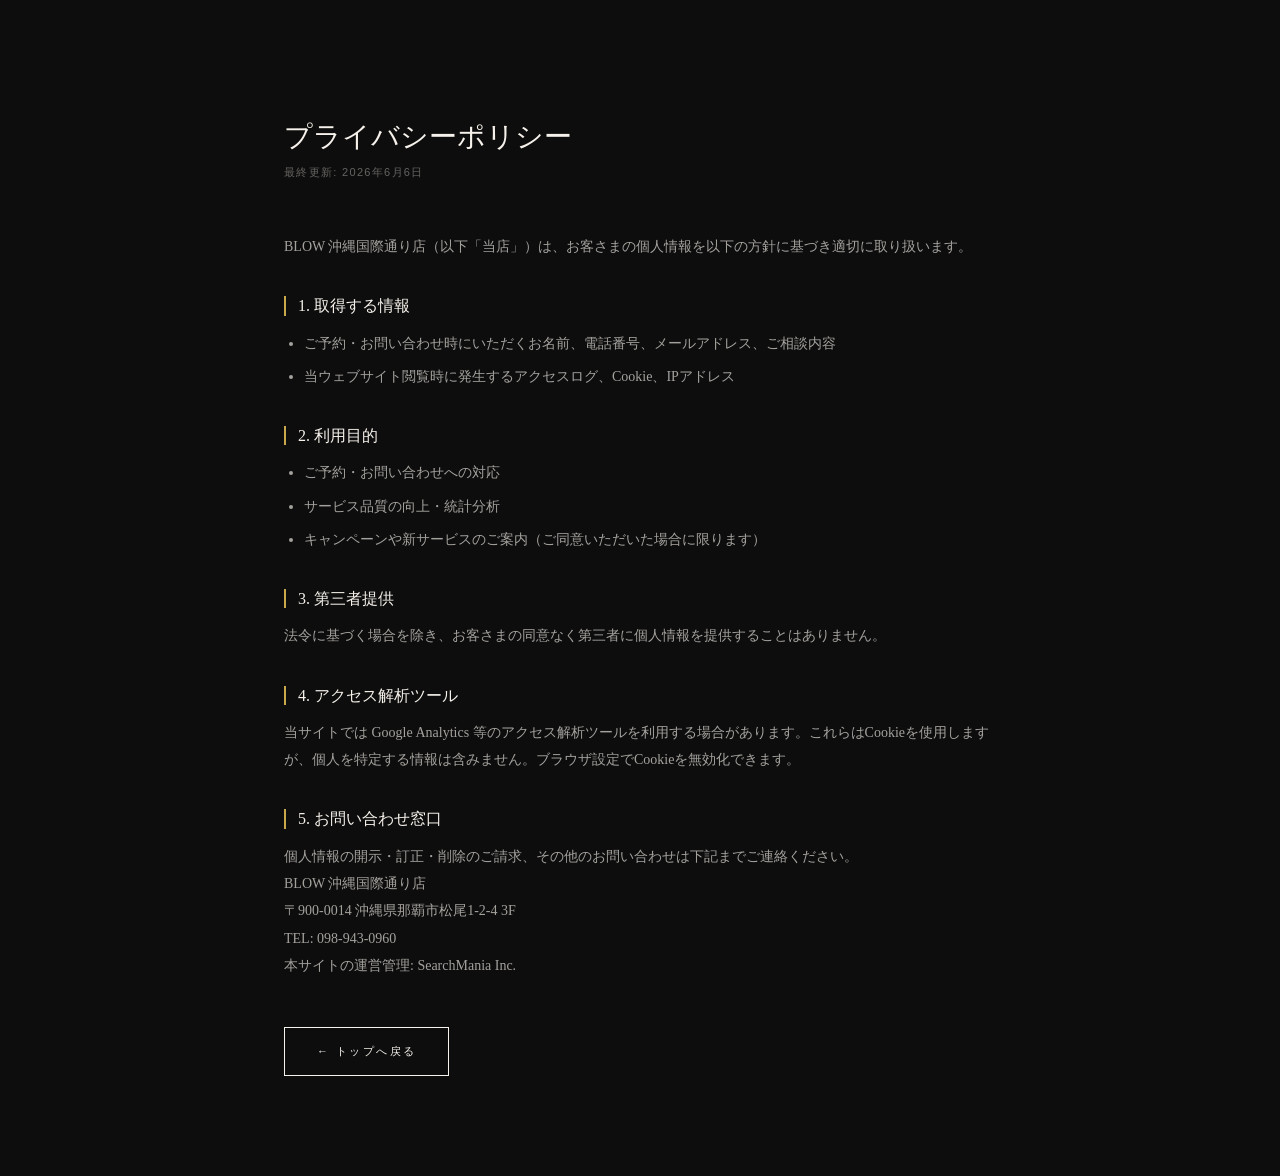
<file: privacy-policy.html>
<!DOCTYPE html>
<html lang="ja">
<head>
<meta charset="UTF-8">
<meta name="viewport" content="width=device-width,initial-scale=1">
<title>プライバシーポリシー | BLOW 沖縄国際通り店</title>
<meta name="description" content="BLOW 沖縄国際通り店 のプライバシーポリシー。">
<meta name="robots" content="noindex">
<link rel="icon" type="image/svg+xml" href="./favicon.svg">
<link rel="stylesheet" href="./shared.css">
<style>
  .legal-wrap { max-width: 760px; margin: 0 auto; padding: 120px 24px 100px; }
  .legal-wrap h1 { font-family: var(--serif-jp); font-size: 28px; font-weight: 400; color: var(--ink); margin-bottom: 8px; }
  .legal-wrap .updated { font-family: var(--sans); font-size: 11px; color: var(--muted); letter-spacing: .12em; margin-bottom: 50px; }
  .legal-wrap h2 { font-family: var(--serif-jp); font-size: 16px; font-weight: 500; margin: 36px 0 14px; padding-left: 12px; border-left: 2px solid var(--gold); color: var(--ink); }
  .legal-wrap p, .legal-wrap li { font-size: 14px; color: var(--ink-soft); line-height: 1.95; }
  .legal-wrap ul { padding-left: 20px; list-style: disc; }
  .legal-wrap li { margin-bottom: 6px; }
  .back-link { display: inline-block; margin-top: 48px; padding: 13px 32px; border: 1px solid var(--ink); text-decoration: none; color: var(--ink); font-family: var(--sans); font-size: 11px; letter-spacing: .22em; text-transform: uppercase; transition: all .3s ease; }
  .back-link:hover { background: var(--ink); color: var(--bg); }
</style>
</head>
<body>
  <div class="legal-wrap">
    <h1>プライバシーポリシー</h1>
    <p class="updated">最終更新: 2026年6月6日</p>

    <p>BLOW 沖縄国際通り店（以下「当店」）は、お客さまの個人情報を以下の方針に基づき適切に取り扱います。</p>

    <h2>1. 取得する情報</h2>
    <ul>
      <li>ご予約・お問い合わせ時にいただくお名前、電話番号、メールアドレス、ご相談内容</li>
      <li>当ウェブサイト閲覧時に発生するアクセスログ、Cookie、IPアドレス</li>
    </ul>

    <h2>2. 利用目的</h2>
    <ul>
      <li>ご予約・お問い合わせへの対応</li>
      <li>サービス品質の向上・統計分析</li>
      <li>キャンペーンや新サービスのご案内（ご同意いただいた場合に限ります）</li>
    </ul>

    <h2>3. 第三者提供</h2>
    <p>法令に基づく場合を除き、お客さまの同意なく第三者に個人情報を提供することはありません。</p>

    <h2>4. アクセス解析ツール</h2>
    <p>当サイトでは Google Analytics 等のアクセス解析ツールを利用する場合があります。これらはCookieを使用しますが、個人を特定する情報は含みません。ブラウザ設定でCookieを無効化できます。</p>

    <h2>5. お問い合わせ窓口</h2>
    <p>個人情報の開示・訂正・削除のご請求、その他のお問い合わせは下記までご連絡ください。</p>
    <p>
      BLOW 沖縄国際通り店<br>
      〒900-0014 沖縄県那覇市松尾1-2-4 3F<br>
      TEL: 098-943-0960<br>
      本サイトの運営管理: SearchMania Inc.
    </p>

    <a class="back-link" href="./">← トップへ戻る</a>
  </div>
</body>
</html>
</file>
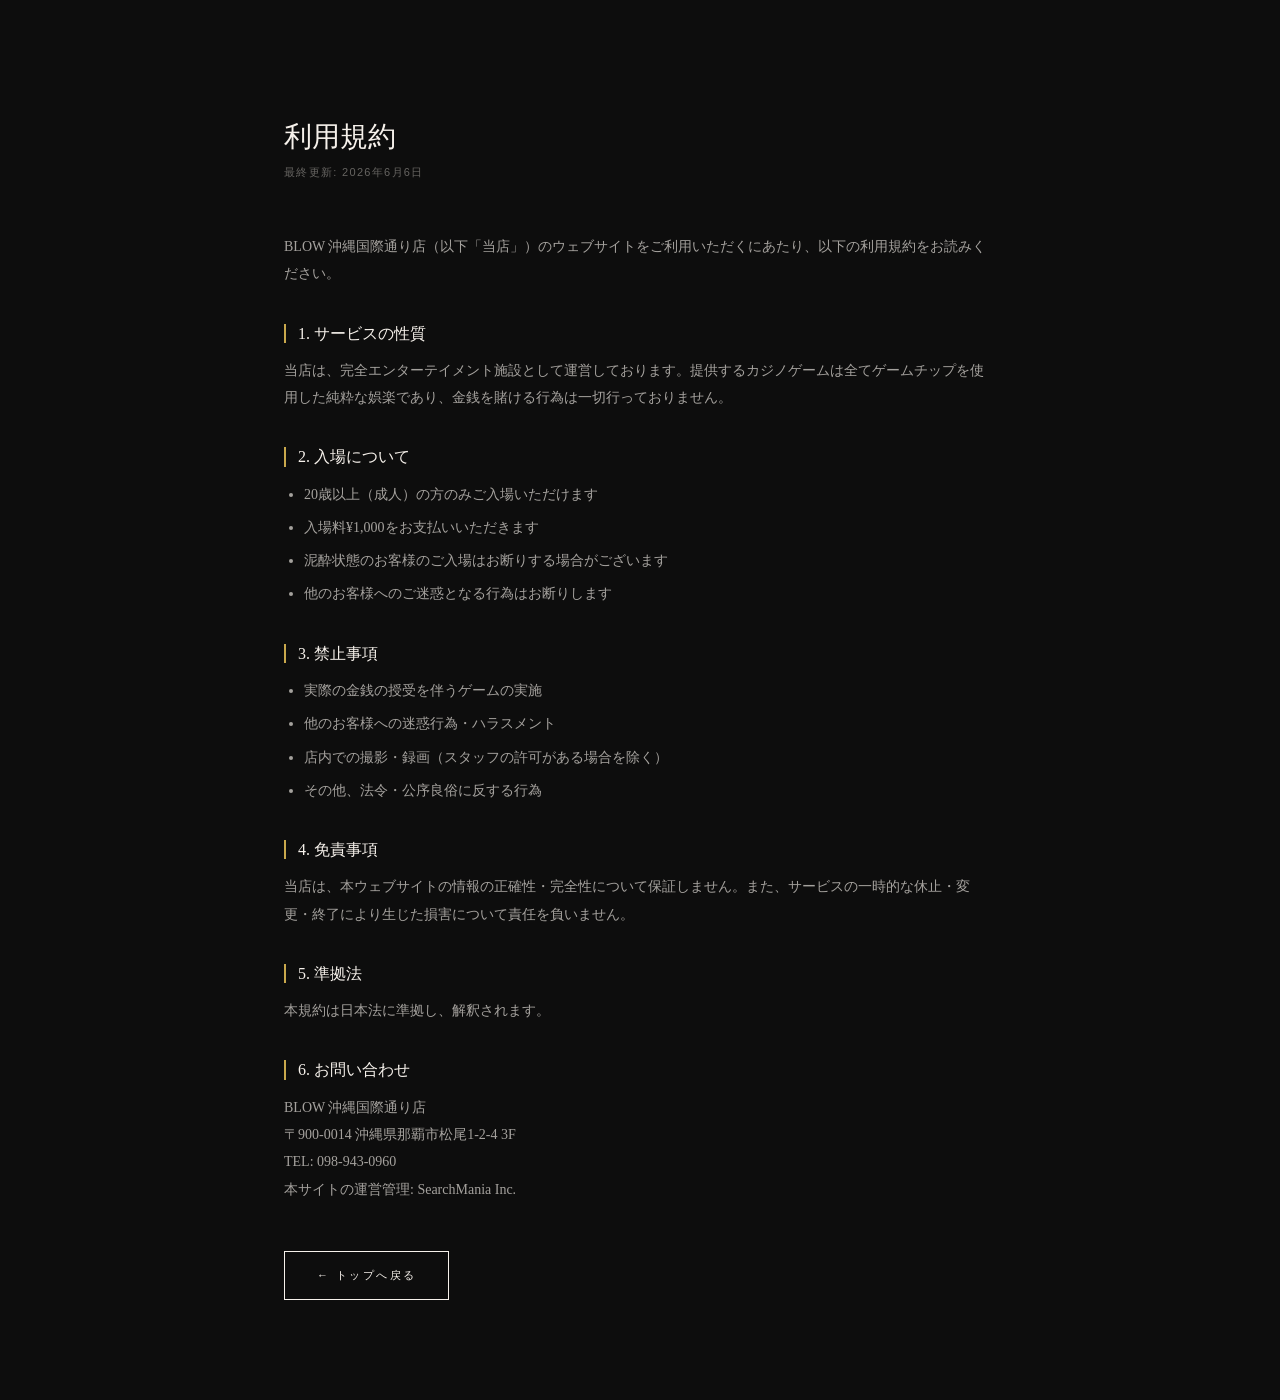
<file: terms.html>
<!DOCTYPE html>
<html lang="ja">
<head>
<meta charset="UTF-8">
<meta name="viewport" content="width=device-width,initial-scale=1">
<title>利用規約 | BLOW 沖縄国際通り店</title>
<meta name="description" content="BLOW 沖縄国際通り店 の利用規約。">
<meta name="robots" content="noindex">
<link rel="icon" type="image/svg+xml" href="./favicon.svg">
<link rel="stylesheet" href="./shared.css">
<style>
  .legal-wrap { max-width: 760px; margin: 0 auto; padding: 120px 24px 100px; }
  .legal-wrap h1 { font-family: var(--serif-jp); font-size: 28px; font-weight: 400; color: var(--ink); margin-bottom: 8px; }
  .legal-wrap .updated { font-family: var(--sans); font-size: 11px; color: var(--muted); letter-spacing: .12em; margin-bottom: 50px; }
  .legal-wrap h2 { font-family: var(--serif-jp); font-size: 16px; font-weight: 500; margin: 36px 0 14px; padding-left: 12px; border-left: 2px solid var(--gold); color: var(--ink); }
  .legal-wrap p, .legal-wrap li { font-size: 14px; color: var(--ink-soft); line-height: 1.95; }
  .legal-wrap ul { padding-left: 20px; list-style: disc; }
  .legal-wrap li { margin-bottom: 6px; }
  .back-link { display: inline-block; margin-top: 48px; padding: 13px 32px; border: 1px solid var(--ink); text-decoration: none; color: var(--ink); font-family: var(--sans); font-size: 11px; letter-spacing: .22em; text-transform: uppercase; transition: all .3s ease; }
  .back-link:hover { background: var(--ink); color: var(--bg); }
</style>
</head>
<body>
  <div class="legal-wrap">
    <h1>利用規約</h1>
    <p class="updated">最終更新: 2026年6月6日</p>

    <p>BLOW 沖縄国際通り店（以下「当店」）のウェブサイトをご利用いただくにあたり、以下の利用規約をお読みください。</p>

    <h2>1. サービスの性質</h2>
    <p>当店は、完全エンターテイメント施設として運営しております。提供するカジノゲームは全てゲームチップを使用した純粋な娯楽であり、金銭を賭ける行為は一切行っておりません。</p>

    <h2>2. 入場について</h2>
    <ul>
      <li>20歳以上（成人）の方のみご入場いただけます</li>
      <li>入場料¥1,000をお支払いいただきます</li>
      <li>泥酔状態のお客様のご入場はお断りする場合がございます</li>
      <li>他のお客様へのご迷惑となる行為はお断りします</li>
    </ul>

    <h2>3. 禁止事項</h2>
    <ul>
      <li>実際の金銭の授受を伴うゲームの実施</li>
      <li>他のお客様への迷惑行為・ハラスメント</li>
      <li>店内での撮影・録画（スタッフの許可がある場合を除く）</li>
      <li>その他、法令・公序良俗に反する行為</li>
    </ul>

    <h2>4. 免責事項</h2>
    <p>当店は、本ウェブサイトの情報の正確性・完全性について保証しません。また、サービスの一時的な休止・変更・終了により生じた損害について責任を負いません。</p>

    <h2>5. 準拠法</h2>
    <p>本規約は日本法に準拠し、解釈されます。</p>

    <h2>6. お問い合わせ</h2>
    <p>
      BLOW 沖縄国際通り店<br>
      〒900-0014 沖縄県那覇市松尾1-2-4 3F<br>
      TEL: 098-943-0960<br>
      本サイトの運営管理: SearchMania Inc.
    </p>

    <a class="back-link" href="./">← トップへ戻る</a>
  </div>
</body>
</html>
</file>
<file: shared.css>
/* ============================================================
   BLOW 沖縄国際通り店 — shared.css
   カジノバー ダークラグジュアリーデザイン
   inspired by restaurant.nelu.osaka
   ============================================================ */


/* ── 0b. Site Loader ───────────────────────────────── */
#siteLoader {
  position: fixed; inset: 0; z-index: 9999;
  background: var(--bg, #0d0d0d);
  display: flex; align-items: center; justify-content: center;
  transition: opacity .9s ease, visibility .9s ease;
  transform: translateZ(0); will-change: opacity;
}
#siteLoader.loaded {
  opacity: 0; visibility: hidden; pointer-events: none;
}
.loader-inner {
  text-align: center;
  display: flex; flex-direction: column; align-items: center; gap: 22px;
}
.loader-title {
  font-family: 'Cormorant Garamond', serif;
  font-size: clamp(72px, 14vw, 140px);
  font-weight: 300; letter-spacing: .38em; line-height: 1;
  color: #F6F1EB; margin: 0; padding-left: .38em;
  animation: loader-appear 1.2s cubic-bezier(.25,.46,.45,.94) both;
}
.loader-track {
  width: 140px; height: 1px;
  background: rgba(201,168,76,.18);
  position: relative; overflow: hidden;
}
.loader-sweep {
  position: absolute; top: 0; left: -100%; height: 100%; width: 100%;
  background: linear-gradient(90deg, transparent, #C9A84C, transparent);
  animation: loader-sweep-anim 1.6s ease-in-out infinite;
}
.loader-caption {
  font-family: 'Montserrat', sans-serif;
  font-size: 10px; letter-spacing: .36em; text-transform: uppercase;
  color: rgba(201,168,76,.55); margin: 0;
  animation: loader-appear 1.2s cubic-bezier(.25,.46,.45,.94) .3s both;
}
@keyframes loader-appear {
  from { opacity: 0; transform: translateY(10px); }
  to   { opacity: 1; transform: translateY(0); }
}
@keyframes loader-sweep-anim {
  0%   { left: -100%; }
  100% { left: 100%; }
}

/* ── 1. Variables ─────────────────────────────────── */
:root {
  --bg:          #0d0d0d;
  --bg-2:        #101010;
  --bg-card:     #161616;
  --bg-light:    #1a1a1a;

  --ink:         #F6F1EB;
  --ink-soft:    rgba(246,241,235,.65);
  --ink-muted:   rgba(246,241,235,.38);

  --gold:        #C9A84C;
  --gold-soft:   #D8BE6F;
  --gold-deep:   #9E8232;
  --gold-faded:  rgba(201,168,76,.12);
  --gold-glow:   rgba(201,168,76,.06);

  --crimson:     #8B1A2E;
  --crimson-soft: #A82640;
  --crimson-faded: rgba(139,26,46,.15);

  --muted:       rgba(246,241,235,.38);
  --border:      rgba(201,168,76,.10);
  --border-soft: rgba(246,241,235,.07);

  --serif:    'Cormorant Garamond', Georgia, 'Times New Roman', serif;
  --serif-jp: 'Noto Serif JP', 'Hiragino Mincho ProN', serif;
  --sans:     'Montserrat', 'Helvetica Neue', sans-serif;

  --ease-n:   cubic-bezier(0.19, 1, 0.22, 1);
  --ease-s:   cubic-bezier(0.77, 0, 0.175, 1);
}

/* ── 2. Reset ──────────────────────────────────────── */
*, *::before, *::after { box-sizing: border-box; margin: 0; padding: 0; }
html { scroll-behavior: smooth; -webkit-text-size-adjust: 100%; }
body {
  background: var(--bg);
  color: var(--ink);
  font-family: var(--serif-jp);
  font-size: 16px;
  line-height: 1.9;
  -webkit-font-smoothing: antialiased;
  -moz-osx-font-smoothing: grayscale;
  overflow-x: hidden;
}
img { display: block; max-width: 100%; }
a { color: inherit; text-decoration: none; }
ul, ol { list-style: none; }
button { cursor: pointer; background: none; border: none; font: inherit; color: inherit; }

/* ── 3. Typography ─────────────────────────────────── */
h1, h2, h3, h4 { font-family: var(--serif); font-weight: 400; line-height: 1.2; }

.eyebrow {
  display: inline-flex;
  align-items: center;
  gap: 14px;
  font-family: var(--sans);
  font-size: 11px;
  font-weight: 500;
  letter-spacing: .30em;
  text-transform: uppercase;
  color: var(--gold-soft);
  text-shadow: 0 1px 8px rgba(0,0,0,.6);
}
.eyebrow::before,
.eyebrow::after {
  content: '';
  display: block;
  width: 36px; height: 1px;
  background: var(--gold-soft);
  opacity: .65;
  flex-shrink: 0;
}
.eyebrow:not(.dual)::after { display: none; }

.section-title {
  font-family: var(--serif);
  font-size: clamp(36px, 6vw, 60px);
  font-weight: 400;
  letter-spacing: .04em;
  color: var(--ink);
  margin-top: 18px;
  line-height: 1.15;
}
.section-subtitle {
  font-family: var(--sans);
  font-size: 10px;
  letter-spacing: .36em;
  color: var(--ink-muted);
  margin-top: 10px;
  text-transform: uppercase;
}

/* ── 4. Layout helpers ─────────────────────────────── */
.sec-head { text-align: center; padding: 80px 24px 56px; }

.reveal {
  opacity: 0;
  transform: translateY(36px);
  transition: opacity 1.5s var(--ease-n), transform 1.5s var(--ease-n);
}
.reveal.in { opacity: 1; transform: none; }

/* ── 5. Nav ─────────────────────────────────────────── */
#nav {
  position: fixed;
  top: 0; left: 0; right: 0;
  z-index: 900;
  padding: 28px 48px;
  display: flex;
  align-items: center;
  justify-content: space-between;
  transition: background .4s ease, padding .4s ease;
}
#nav.scrolled {
  background: rgba(13,13,13,.96);
  padding: 16px 48px;
  backdrop-filter: blur(12px);
  border-bottom: 1px solid var(--border);
}

.brand { display: flex; flex-direction: column; gap: 2px; text-decoration: none; }
.brand-main {
  font-family: var(--serif);
  font-size: 24px;
  font-weight: 400;
  letter-spacing: .24em;
  color: var(--ink);
  line-height: 1;
  transition: color .3s ease;
}
.brand:hover .brand-main { color: var(--gold); }
.brand-sub {
  font-family: var(--sans);
  font-size: 9px;
  letter-spacing: .22em;
  color: var(--gold);
  text-transform: uppercase;
}

.nav-links { display: flex; align-items: center; gap: 36px; }
.nav-link {
  font-family: var(--sans);
  font-size: 11px;
  font-weight: 500;
  letter-spacing: .22em;
  text-transform: uppercase;
  color: var(--ink-soft);
  transition: color .3s ease;
  position: relative;
}
.nav-link::after {
  content: '';
  position: absolute;
  bottom: -2px; left: 0;
  width: 100%; height: 1px;
  background: var(--gold);
  transform: scaleX(0);
  transform-origin: right;
  transition: transform .4s var(--ease-n);
}
.nav-link:hover { color: var(--ink); }
.nav-link:hover::after { transform: scaleX(1); transform-origin: left; }

/* ── Language Switcher (Desktop) ─────────────────── */
.lang-switch {
  display: inline-flex; align-items: center; gap: 6px;
  padding: 0 14px; margin-right: 4px;
  border-left: 1px solid rgba(201,168,76,.2);
}
.lang-btn {
  font-family: var(--sans); font-size: 11px; font-weight: 500;
  letter-spacing: .14em; color: rgba(246,241,235,.5);
  padding: 4px 6px; border-radius: 2px;
  transition: color .3s ease, background .3s ease;
}
.lang-btn:hover { color: var(--gold-soft); }
.lang-btn.active {
  color: var(--gold); background: rgba(201,168,76,.08);
}
.lang-sep { color: rgba(201,168,76,.3); font-size: 11px; }

/* ── Language Switcher (Mobile Overlay) ────────────── */
.mobile-menu-lang {
  display: inline-flex; align-items: center;
  border: 1px solid rgba(201,168,76,.35);
  border-radius: 2px; margin-top: 12px;
}
.mml-btn {
  font-family: var(--sans); font-size: 13px; font-weight: 500;
  letter-spacing: .1em; color: var(--ink-soft);
  padding: 10px 22px;
  transition: color .3s ease, background .3s ease;
}
.mml-btn + .mml-btn { border-left: 1px solid rgba(201,168,76,.25); }
.mml-btn.active {
  color: #1a1408;
  background: linear-gradient(135deg, #E8D389 0%, #C9A84C 46%, #9E8232 100%);
}
.mml-btn:not(.active):hover { color: var(--gold); }

.nav-cta {
  font-family: var(--sans);
  font-size: 10px;
  font-weight: 600;
  letter-spacing: .18em;
  text-transform: uppercase;
  color: #1a1408;
  background: linear-gradient(135deg, #E8D389 0%, #C9A84C 46%, #9E8232 100%);
  padding: 11px 22px; border-radius: 2px;
  position: relative; overflow: hidden;
  box-shadow: inset 0 1px 0 rgba(255,255,255,.5), 0 3px 14px rgba(201,168,76,.28);
  transition: transform .3s ease, box-shadow .3s ease;
}
.nav-cta::after {
  content: ''; position: absolute; top: 0; left: -130%;
  width: 60%; height: 100%; pointer-events: none;
  background: linear-gradient(100deg, transparent, rgba(255,255,255,.55), transparent);
  transform: skewX(-22deg); transition: left .6s ease;
}
.nav-cta:hover {
  transform: translateY(-1px);
  box-shadow: inset 0 1px 0 rgba(255,255,255,.6), 0 6px 20px rgba(201,168,76,.45), 0 0 14px rgba(201,168,76,.25);
}
.nav-cta:hover::after { left: 150%; }

.nav-toggle {
  display: none;
  flex-direction: column;
  gap: 5px;
  padding: 8px;
  z-index: 1001;
}
.nav-toggle span {
  display: block;
  width: 24px; height: 1.5px;
  background: var(--ink);
  transition: all .3s var(--ease-n);
}
.nav-toggle.open span:nth-child(1) { transform: translateY(6.5px) rotate(45deg); }
.nav-toggle.open span:nth-child(2) { opacity: 0; transform: scaleX(0); }
.nav-toggle.open span:nth-child(3) { transform: translateY(-6.5px) rotate(-45deg); }

.nav-overlay {
  position: fixed; inset: 0;
  background: rgba(13,13,13,.98);
  z-index: 800;
  display: flex;
  overflow-y: auto; -webkit-overflow-scrolling: touch;
  padding: calc(env(safe-area-inset-top) + 88px) 24px calc(env(safe-area-inset-bottom) + 40px);
  opacity: 0; pointer-events: none;
  transition: opacity .4s ease;
}
.nav-overlay.open { opacity: 1; pointer-events: all; }
.nav-mobile {
  margin: auto;
  display: flex; flex-direction: column;
  align-items: center; gap: clamp(20px, 4.2vh, 32px); text-align: center;
}
.nm-link {
  font-family: var(--serif);
  font-size: clamp(28px, 7vw, 36px); font-weight: 400;
  letter-spacing: .12em;
  color: var(--ink-soft);
  transition: color .3s ease;
}
.nm-link:hover { color: var(--ink); }
.nm-cta {
  font-family: var(--sans); font-size: 13px;
  letter-spacing: .16em; color: var(--gold);
  border: 1px solid var(--gold);
  padding: 14px 32px; margin-top: 12px;
}

/* ── 6. Hero ─────────────────────────────────────────── */
.hero {
  position: relative; z-index: 1;
  width: 100%; height: 100svh; min-height: 600px;
  background: var(--bg);
  display: flex; align-items: center; justify-content: center;
  overflow: hidden;
}

.hero-aurora {
  position: absolute; inset: 0;
  pointer-events: none; z-index: 0; overflow: hidden;
}
.hero-aurora::before {
  content: '';
  position: absolute;
  width: min(90vw, 900px); height: min(90vw, 900px);
  top: -35%; left: 50%;
  margin-left: calc(min(90vw, 900px) / -2);
  border-radius: 50%;
  background: radial-gradient(circle, rgba(201,168,76,.14) 0%, rgba(201,168,76,.04) 40%, transparent 70%);
  filter: blur(80px);
  animation: aurora-breathe 10s ease-in-out infinite;
}
.hero-aurora::after {
  content: '';
  position: absolute;
  width: min(50vw, 500px); height: min(50vw, 500px);
  bottom: -15%; right: -8%;
  border-radius: 50%;
  background: radial-gradient(circle, rgba(139,26,46,.12) 0%, transparent 65%);
  filter: blur(70px);
  animation: aurora-breathe 14s ease-in-out infinite 5s;
}

.grain {
  position: absolute; inset: 0;
  pointer-events: none; z-index: 1; opacity: .028;
  background-image: url("data:image/svg+xml,%3Csvg viewBox='0 0 200 200' xmlns='http://www.w3.org/2000/svg'%3E%3Cfilter id='n'%3E%3CfeTurbulence type='fractalNoise' baseFrequency='0.85' numOctaves='4' stitchTiles='stitch'/%3E%3C/filter%3E%3Crect width='100%25' height='100%25' filter='url(%23n)'/%3E%3C/svg%3E");
  background-size: 200px 200px;
}

.hero-bg-gradient {
  position: absolute; inset: 0;
  background: radial-gradient(ellipse at center bottom, rgba(139,26,46,.08) 0%, transparent 60%);
  z-index: 0;
}

.hero-photo-bg {
  position: absolute; inset: 0;
  background-size: cover;
  background-position: center;
  opacity: 0; z-index: 0;
  transition: opacity 0.5s ease;
}
.hero-photo-bg.visible { opacity: 0.42; }

.hero-logo-wrap {
  position: relative; z-index: 2;
  text-align: center;
  display: flex; flex-direction: column; align-items: center;
}
.hero-eyebrow {
  font-family: var(--sans);
  font-size: 10px; font-weight: 400;
  letter-spacing: .36em; padding-left: .36em; color: rgba(246,241,235,.82);
  text-transform: uppercase;
  text-shadow: 0 1px 14px rgba(0,0,0,.95), 0 2px 32px rgba(0,0,0,.75);
  opacity: 0; animation: fade-up 1.5s var(--ease-n) .2s both;
  margin-bottom: 28px;
}
.hero-logo {
  font-family: var(--serif);
  font-size: clamp(90px, 16vw, 180px);
  font-weight: 300; letter-spacing: .20em; padding-left: .20em; line-height: 1;
  color: var(--ink); margin: 0;
}
.logo-p1 {
  display: inline-block; opacity: 0;
  animation:
    logo-reveal  2s   var(--ease-n) .4s  both,
    neon-pulse   3.5s ease-in-out   2.6s infinite;
}
.hero-logo-sub {
  font-family: var(--sans); font-size: 11px;
  letter-spacing: .36em; padding-left: .36em; color: var(--ink-soft);
  text-transform: uppercase; margin-top: 18px;
  text-shadow: 0 1px 10px rgba(0,0,0,.9), 0 2px 20px rgba(0,0,0,.7);
  opacity: 0; animation: fade-up 1.5s var(--ease-n) .6s both;
}
.hero-logo-divider {
  width: 80px; height: 1px;
  background: linear-gradient(90deg, transparent, var(--gold), transparent);
  margin: 22px auto;
  opacity: 0; animation: fade-up 1.2s var(--ease-n) .7s both;
}
.hero-tag {
  position: relative;
  font-family: var(--sans); font-size: 11px; font-weight: 500;
  letter-spacing: .2em; color: #F6F1EB; text-transform: uppercase;
  padding: 10px 25px 10px 27px; border: 1px solid rgba(201,168,76,.55);
  border-radius: 2px;
  background: linear-gradient(135deg, rgba(201,168,76,.16) 0%, rgba(0,0,0,.62) 55%);
  backdrop-filter: blur(6px);
  text-shadow: 0 1px 8px rgba(0,0,0,.9);
  box-shadow: inset 0 0 16px rgba(201,168,76,.1), 0 4px 18px rgba(0,0,0,.4);
  opacity: 0; animation: fade-up 1.5s var(--ease-n) .8s both;
}
.hero-tag::before {
  content: ''; position: absolute; inset: 3px;
  border: 1px dashed rgba(201,168,76,.3); border-radius: 1px;
  pointer-events: none;
}
/* CMSがテキストを流し込む前の空枠フラッシュを防ぐ */
.hero-tag:empty { display: none; }

.hero-tagline-right {
  position: absolute; right: 48px; top: 50%;
  z-index: 2;
  font-family: var(--serif-jp); font-size: 12px; font-weight: 300;
  letter-spacing: .28em; color: var(--ink-soft);
  writing-mode: vertical-rl;
  text-shadow: 0 1px 12px rgba(0,0,0,.85), 0 2px 20px rgba(0,0,0,.65);
  opacity: 0; animation: tagline-right-fade 1.5s var(--ease-n) .8s both;
}
@keyframes tagline-right-fade {
  from { opacity: 0; transform: translateY(calc(-50% + 20px)); }
  to   { opacity: 1; transform: translateY(-50%); }
}

.hero-scroll {
  position: absolute; bottom: 48px; left: 50%;
  z-index: 2; display: flex; flex-direction: column; align-items: center; gap: 10px;
  opacity: 0; animation: scroll-center-fade 1.2s var(--ease-n) 1.0s both;
  transition: opacity .5s ease;
}
@keyframes scroll-center-fade {
  from { opacity: 0; transform: translateX(-50%) translateY(20px); }
  to   { opacity: 1; transform: translateX(-50%) translateY(0); }
}
.scroll-line {
  width: 1px; height: 48px;
  background: linear-gradient(180deg, transparent, var(--gold), transparent);
  animation: scroll-line-anim 2s ease-in-out infinite;
}
.scroll-label {
  font-family: var(--sans); font-size: 9px;
  letter-spacing: .32em; padding-left: .32em; color: rgba(246,241,235,.70); text-transform: uppercase;
  text-shadow: 0 1px 10px rgba(0,0,0,.9), 0 0 20px rgba(0,0,0,.7);
}

.suits-deco {
  position: absolute; inset: 0; pointer-events: none; z-index: 1; overflow: hidden;
}
.suit {
  position: absolute; font-size: 200px; opacity: .036;
  color: var(--gold); font-family: serif; line-height: 1;
  animation: suit-float 20s ease-in-out infinite;
}
.suit.s1 { top: 5%; left: 3%; animation-delay: 0s; }
.suit.s2 { top: 10%; right: 5%; animation-delay: 5s; }
.suit.s3 { bottom: 8%; left: 8%; animation-delay: 10s; color: var(--crimson-soft); }
.suit.s4 { bottom: 10%; right: 3%; animation-delay: 15s; color: var(--crimson-soft); }

/* ── 7. Concept panels ──────────────────────────────── */
.concept-wrap { background: var(--bg); }
.concept-panel {
  min-height: 100svh; display: flex; align-items: center; justify-content: center;
  padding: 100px 48px; background: var(--bg); position: relative; overflow: hidden;
  border-top: 1px solid var(--border-soft);
}
.concept-panel--light { background: var(--bg-light); }
.concept-panel::before {
  content: '';
  position: absolute; inset: 0;
  background: radial-gradient(ellipse at 20% 50%, rgba(201,168,76,.04) 0%, transparent 60%);
  pointer-events: none;
}
.concept-inner { max-width: 720px; width: 100%; text-align: center; }
.c-num {
  display: block; font-family: var(--serif);
  font-size: 13px; letter-spacing: .36em; color: var(--gold); margin-bottom: 32px;
}
.c-title {
  font-family: var(--serif);
  font-size: clamp(48px, 8vw, 96px);
  font-weight: 400; line-height: 1.1;
  color: var(--ink); letter-spacing: .05em; margin-bottom: 36px;
}
.c-body {
  font-family: var(--serif-jp); font-size: 15.5px;
  font-weight: 300; line-height: 2.1; color: var(--ink-soft); letter-spacing: .04em;
}

/* ── 8. About ───────────────────────────────────────── */
.about { background: var(--bg); padding-bottom: 100px; }
.about-body {
  max-width: 1200px; margin: 0 auto; padding: 0 48px;
  display: grid; grid-template-columns: 1fr 1fr; gap: 80px; align-items: start;
}
.about-text { padding-top: 12px; }
.about-para {
  font-size: 15px; line-height: 2.1;
  color: var(--ink-soft); margin-bottom: 24px; font-weight: 300;
}
.about-quote {
  font-family: var(--serif); font-size: 22px;
  font-style: italic; color: var(--gold);
  border-left: 2px solid var(--gold);
  padding-left: 20px; margin-top: 32px; line-height: 1.6;
}
.about-photos {
  display: grid;
  grid-template-columns: 1fr 1fr;
  grid-template-rows: 200px 260px; gap: 10px;
}
.about-ph {
  background: var(--bg-card); border: 1px solid var(--border);
  border-radius: 1px; position: relative; overflow: hidden;
}
.about-ph::after {
  content: '♠'; position: absolute; top: 50%; left: 50%;
  transform: translate(-50%,-50%); font-size: 48px; color: var(--gold); opacity: .08;
}
.about-ph.ap1 { grid-column: 1; grid-row: 1 / 3; }
.about-ph.ap2 { grid-column: 2; grid-row: 1; }
.about-ph.ap3 { grid-column: 2; grid-row: 2; }
.about-ph.ap2::after { content: '♣'; }
.about-ph.ap3::after { content: '♥'; }

/* ── 9. Games / Menu ─────────────────────────────────── */
.games { background: var(--bg-2); padding-bottom: 100px; }
.menu-grid {
  max-width: 1200px; margin: 0 auto; padding: 0 48px;
  display: flex; flex-wrap: wrap; gap: 22px; justify-content: center;
}
.menu-skel {
  background: var(--bg-card); border: 1px solid rgba(201,168,76,.06);
  border-radius: 2px; min-height: 260px; position: relative; overflow: hidden;
}
.menu-skel::after {
  content: ''; position: absolute; inset: 0;
  background: linear-gradient(90deg, transparent 0%, rgba(201,168,76,.05) 40%, rgba(201,168,76,.10) 50%, rgba(201,168,76,.05) 60%, transparent 100%);
  background-size: 250% 100%; animation: skel-shimmer 2s ease-in-out infinite;
}
.menu-card {
  flex: 0 0 calc((100% - 44px) / 3); min-width: 0;
  background: var(--bg-card); border: 1px solid var(--border);
  border-radius: 1px; overflow: hidden;
  transition: border-color .4s ease, transform .4s var(--ease-n);
}
.menu-card:hover { border-color: rgba(201,168,76,.35); transform: translateY(-4px); }
.menu-card.best { border-color: rgba(201,168,76,.28); }
.mc-img { width: 100%; height: 180px; overflow: hidden; position: relative; }
.mc-img img { width: 100%; height: 100%; object-fit: cover; transition: transform .8s var(--ease-n); }
.menu-card:hover .mc-img img { transform: scale(1.05); }
.mc-img--suit {
  display: flex; align-items: center; justify-content: center;
  background: linear-gradient(135deg, #111, #1c1c1c);
}
.mc-suit { font-size: 64px; color: var(--gold); opacity: .18; }
.mc-body { padding: 20px 22px 24px; }
.mc-badge {
  display: inline-block; font-family: var(--sans); font-size: 9px;
  letter-spacing: .24em; color: var(--bg); background: var(--gold);
  padding: 3px 10px; text-transform: uppercase; margin-bottom: 10px;
}
.mc-name { font-family: var(--serif); font-size: 22px; font-weight: 400; color: var(--ink); letter-spacing: .06em; margin-bottom: 6px; }
.mc-price { display: block; font-family: var(--sans); font-size: 13px; letter-spacing: .14em; color: var(--gold); margin-bottom: 10px; }
.mc-desc { font-size: 13px; line-height: 1.85; color: var(--ink-soft); }

/* ── 10. Features ────────────────────────────────────── */
.features { background: var(--bg); padding-bottom: 100px; }
.features-list {
  max-width: 1100px; margin: 0 auto; padding: 0 48px;
  display: grid; grid-template-columns: 1fr 1fr; gap: 0;
}
.f-item {
  display: flex; gap: 32px; align-items: flex-start;
  padding: 40px 36px;
  border-bottom: 1px solid var(--border-soft);
  border-right: 1px solid var(--border-soft);
  transition: background .4s ease;
}
.f-item:hover { background: rgba(201,168,76,.03); }
.f-item:nth-child(2n) { border-right: none; }
.f-item:nth-last-child(-n+2) { border-bottom: none; }
.f-num { font-family: var(--serif); font-size: 38px; font-weight: 300; color: var(--gold); opacity: .45; line-height: 1; flex-shrink: 0; min-width: 56px; }
.f-body { flex: 1; }
.f-title { font-family: var(--serif-jp); font-size: 17px; font-weight: 500; color: var(--ink); margin-bottom: 12px; }
.f-desc { font-size: 13.5px; line-height: 1.95; color: var(--ink-soft); }

/* ── 11. For You ─────────────────────────────────────── */
.for-you { background: var(--bg-2); padding-bottom: 100px; }
.foryou-grid {
  max-width: 1100px; margin: 0 auto; padding: 0 48px;
  display: grid; grid-template-columns: repeat(4, 1fr); gap: 20px;
}
.fy-card {
  background: var(--bg-card); border: 1px solid var(--border);
  padding: 36px 22px 32px; text-align: center;
  transition: border-color .4s ease, transform .5s var(--ease-n);
  position: relative; overflow: hidden;
}
.fy-card::before {
  content: ''; position: absolute; bottom: 0; left: 0; right: 0;
  height: 2px; background: linear-gradient(90deg, transparent, var(--gold), transparent);
  transform: scaleX(0); transition: transform .5s var(--ease-n);
}
.fy-card:hover { border-color: rgba(201,168,76,.3); transform: translateY(-4px); }
.fy-card:hover::before { transform: scaleX(1); }
.fy-icon { font-size: 36px; color: var(--gold); margin-bottom: 18px; opacity: .65; display: block; }
.fy-label { font-family: var(--serif-jp); font-size: 15px; font-weight: 500; color: var(--ink); margin-bottom: 14px; }
.fy-cap { font-size: 12.5px; line-height: 1.95; color: var(--ink-soft); }

/* ── 12. Gallery ─────────────────────────────────────── */
.gallery {
  background: var(--bg); padding: 60px 0;
  overflow: hidden;
  border-top: 1px solid var(--border-soft);
  border-bottom: 1px solid var(--border-soft);
}
.gallery-track { display: flex; overflow: hidden; }
.gallery-images {
  display: flex; align-items: center; gap: 48px;
  white-space: nowrap; flex-shrink: 0;
  animation: gallery-march 28s linear infinite;
  padding: 0 24px;
}
.gallery-track:hover .gallery-images { animation-play-state: paused; }
.gi-item {
  font-family: var(--serif); font-size: 20px; font-weight: 300;
  letter-spacing: .20em; color: var(--ink-soft); white-space: nowrap;
  position: relative; padding: 0 24px; flex-shrink: 0;
}
.gi-item::after { content: '·'; position: absolute; right: -6px; color: var(--gold); opacity: .4; }

/* ── 13. Reviews ─────────────────────────────────────── */
.reviews { background: var(--bg-2); padding-bottom: 100px; }
.reviews-grid {
  max-width: 1200px; margin: 0 auto; padding: 0 48px;
  display: grid; grid-template-columns: repeat(3, 1fr); grid-auto-rows: 1fr; gap: 20px; align-items: stretch;
}
.review-skel {
  background: var(--bg-card); border: 1px solid rgba(201,168,76,.05);
  height: 300px; position: relative; overflow: hidden;
}
.review-skel::after {
  content: ''; position: absolute; inset: 0;
  background: linear-gradient(90deg, transparent 0%, rgba(201,168,76,.04) 40%, rgba(201,168,76,.08) 50%, rgba(201,168,76,.04) 60%, transparent 100%);
  background-size: 250% 100%; animation: skel-shimmer 2s ease-in-out infinite;
}
.review {
  background: var(--bg-card); border: 1px solid var(--border);
  padding: 22px 20px 24px;
  display: flex; flex-direction: column;
  height: 100%; min-height: 280px;
  transition: border-color .4s ease;
}
.review:hover { border-color: rgba(201,168,76,.25); }
.review .stars { font-size: 14px; color: var(--gold); letter-spacing: 2px; margin-bottom: 14px; }
.review .body {
  flex: 1; font-size: 13.5px; line-height: 1.9; color: var(--ink-soft);
  display: -webkit-box; -webkit-line-clamp: 8; line-clamp: 8;
  -webkit-box-orient: vertical; overflow: hidden;
  text-overflow: ellipsis; word-break: break-word;
}
.review .meta {
  display: flex; justify-content: space-between; align-items: flex-end;
  margin-top: 16px; padding-top: 14px; border-top: 1px solid var(--border-soft);
}
.review .name { font-family: var(--serif-jp); font-size: 13px; font-weight: 500; color: var(--ink); }
.review .date { font-family: var(--sans); font-size: 10px; letter-spacing: .14em; color: var(--muted); }
.review-cta {
  display: flex; flex-direction: column; align-items: center; justify-content: center;
  background: linear-gradient(135deg, rgba(201,168,76,.08), rgba(201,168,76,.04));
  border: 1px solid rgba(201,168,76,.25);
  padding: 28px 20px; text-align: center; gap: 12px; text-decoration: none;
  transition: background .4s ease, border-color .4s ease;
}
.review-cta:hover { background: rgba(201,168,76,.12); border-color: rgba(201,168,76,.4); }
.review-cta-stars { font-size: 18px; letter-spacing: 4px; color: var(--gold); }
.review-cta-msg { font-size: 13px; line-height: 1.8; color: var(--ink-soft); }
.review-cta-link { font-family: var(--sans); font-size: 11px; letter-spacing: .16em; color: var(--gold); text-transform: uppercase; }
.reviews-more-wrap { text-align: center; margin-top: 32px; }
.btn-reviews-more {
  display: inline-block; padding: 12px 32px;
  background: rgba(201,168,76,.06); border: 1px solid rgba(201,168,76,.35);
  border-radius: 32px; color: var(--gold);
  font-family: var(--sans); font-weight: 600; font-size: 12px;
  letter-spacing: .12em; text-transform: uppercase;
  text-decoration: none; transition: background .3s, border-color .3s;
}
.btn-reviews-more:hover { background: rgba(201,168,76,.15); border-color: rgba(201,168,76,.7); }

/* ── 14. Blog ─────────────────────────────────────────── */
.blog { background: var(--bg); padding-bottom: 100px; }
.wall {
  max-width: 1200px; margin: 0 auto; padding: 0 48px;
  display: grid; grid-template-columns: repeat(4, 1fr); gap: 20px;
}
.wall.cms-loading {
  min-height: 280px;
  background: linear-gradient(90deg, transparent, rgba(201,168,76,.04) 50%, transparent);
  background-size: 200% 100%; animation: skel-shimmer 2s ease-in-out infinite;
}
.blog-card {
  background: var(--bg-card); border: 1px solid var(--border);
  overflow: hidden; display: block; text-decoration: none; color: inherit;
  transition: border-color .4s ease, transform .5s var(--ease-n); position: relative;
}
.blog-card:hover { border-color: rgba(201,168,76,.3); transform: translateY(-4px); }
.blog-card .tape {
  position: absolute; top: 16px; right: -1px;
  display: block; width: 3px; height: 40px; background: var(--gold); opacity: .4;
}
.blog-card .image { width: 100%; height: 180px; overflow: hidden; }
.blog-card .body { padding: 18px 18px 22px; }
.blog-card .date { font-family: var(--sans); font-size: 10px; letter-spacing: .22em; color: var(--gold); display: block; margin-bottom: 8px; }
.blog-card .cap { font-size: 13.5px; line-height: 1.75; color: var(--ink-soft); transition: color .3s ease; }
.blog-card:hover .cap { color: var(--ink); text-decoration: underline; }
.blog-card .cta-lbl { display: block; margin-top: 10px; font-family: var(--sans); font-size: 10px; letter-spacing: .18em; color: var(--gold); text-transform: uppercase; }

/* ── 15. Access ──────────────────────────────────────── */
.access { background: var(--bg-2); padding-bottom: 100px; }
.access-body {
  max-width: 1200px; margin: 0 auto; padding: 0 48px;
  display: grid; grid-template-columns: 1fr 1fr; gap: 48px;
}
.access-map { height: 420px; border: 1px solid var(--border); overflow: hidden; }
.access-map iframe { border: none; width: 100%; height: 100%; }
.a-row {
  display: flex; gap: 18px; align-items: baseline;
  padding: 14px 0; border-bottom: 1px solid var(--border-soft);
}
.a-label { font-family: var(--sans); font-size: 10px; letter-spacing: .24em; color: var(--gold); text-transform: uppercase; flex-shrink: 0; min-width: 54px; }
.a-val { font-size: 14px; color: var(--ink-soft); line-height: 1.7; }
.a-tel { transition: color .3s ease; }
.a-tel:hover { color: var(--gold); }
.hours-table { width: 100%; border-collapse: collapse; margin-top: 24px; font-size: 13.5px; }
.hours-table caption { font-family: var(--sans); font-size: 10px; letter-spacing: .24em; color: var(--gold); text-transform: uppercase; text-align: left; padding-bottom: 8px; display: block; }
.hours-table th, .hours-table td { padding: 10px 14px; text-align: left; border-bottom: 1px solid var(--border-soft); }
.hours-table th { font-family: var(--sans); font-size: 10px; letter-spacing: .16em; color: var(--muted); font-weight: 500; text-transform: uppercase; }
.hours-table td { color: var(--ink-soft); }
.hours-table td:first-child { color: var(--gold); font-size: 11px; letter-spacing: .18em; }
.closed-note { font-size: 12px; color: var(--muted); margin-top: 16px; letter-spacing: .08em; }

/* ── 16. SNS ─────────────────────────────────────────── */
.sns-sec { background: var(--bg); padding-bottom: 100px; }
.sns-grid {
  max-width: 800px; margin: 0 auto; padding: 0 48px;
  display: flex; flex-wrap: wrap; gap: 16px; justify-content: center;
}
.sns-card {
  display: flex; flex-direction: column; align-items: center; gap: 8px;
  padding: 28px 32px; background: var(--bg-card); border: 1px solid var(--border);
  min-width: 160px; text-decoration: none; color: inherit; text-align: center;
  transition: border-color .4s ease, transform .4s var(--ease-n);
}
.sns-card:hover { border-color: rgba(201,168,76,.35); transform: translateY(-3px); }
.sns-icon { font-size: 28px; }
.sns-name { font-family: var(--sans); font-size: 11px; letter-spacing: .2em; color: var(--ink); text-transform: uppercase; }
.sns-handle { font-size: 12px; color: var(--gold); }

/* ── 17. Entry Guide ─────────────────────────────────── */
.entry-guide { background: var(--bg-2); padding-bottom: 100px; }
.entry-grid {
  max-width: 1000px; margin: 0 auto; padding: 0 48px;
  display: grid; grid-template-columns: repeat(3, 1fr); gap: 24px;
}
.entry-card {
  background: var(--bg-card); border: 1px solid var(--border);
  padding: 36px 24px 32px; text-align: center; transition: border-color .4s ease;
}
.entry-card:hover { border-color: rgba(201,168,76,.3); }
.ec-icon { font-size: 32px; display: block; margin-bottom: 16px; }
.ec-title { font-family: var(--serif-jp); font-size: 16px; font-weight: 500; color: var(--ink); margin-bottom: 12px; }
.ec-desc { font-size: 13px; line-height: 1.95; color: var(--ink-soft); }
.ec-btn {
  display: inline-block; margin-top: 16px; font-family: var(--sans);
  font-size: 10px; letter-spacing: .2em; text-transform: uppercase;
  color: var(--gold); border: 1px solid rgba(201,168,76,.4);
  padding: 8px 20px; text-decoration: none; transition: all .3s ease;
}
.ec-btn:hover { background: var(--gold); color: var(--bg); }

/* ── 18. FAQ ──────────────────────────────────────────── */
.faq { background: var(--bg); padding-bottom: 100px; }
.faq-list { max-width: 760px; margin: 0 auto; padding: 0 48px; }
.faq-item { border-bottom: 1px solid var(--border-soft); }
.faq-q {
  display: block; padding: 22px 44px 22px 0;
  font-family: var(--serif-jp); font-size: 15px; font-weight: 400; color: var(--ink);
  cursor: pointer; user-select: none;
  position: relative; line-height: 1.7; transition: color .3s ease;
}
.faq-q::after {
  content: '+'; position: absolute; right: 0; top: 50%; transform: translateY(-50%);
  font-size: 22px; color: var(--gold); font-weight: 300; line-height: 1;
  transition: transform .4s var(--ease-n);
}
.faq-item.open .faq-q::after { transform: translateY(-50%) rotate(45deg); }
.faq-q:hover { color: var(--gold); }
.faq-a {
  max-height: 0; overflow: hidden;
  padding: 0 44px 0 0;
  font-size: 13.5px; line-height: 2; color: var(--ink-soft);
  transition: max-height .6s var(--ease-n), padding .6s var(--ease-n);
}
.faq-item.open .faq-a { max-height: 300px; padding-bottom: 22px; }

/* ── 19. CTA ──────────────────────────────────────────── */
.cta { background: var(--bg); padding: 0 48px 120px; position: relative; overflow: hidden; }
.cta::before {
  content: ''; position: absolute; inset: 0;
  background: radial-gradient(ellipse at center, rgba(201,168,76,.06) 0%, transparent 65%);
  pointer-events: none;
}
.cta-box {
  max-width: 800px; margin: 0 auto;
  text-align: center; padding: 80px 48px;
  border: 1px solid var(--border); position: relative; background: var(--bg-card);
}
.cta-box::before,
.cta-box::after {
  content: ''; position: absolute;
  width: 60px; height: 60px; border: 1px solid rgba(201,168,76,.3);
}
.cta-box::before { top: -1px; left: -1px; border-right: none; border-bottom: none; }
.cta-box::after  { bottom: -1px; right: -1px; border-left: none; border-top: none; }
/* cta-suits: flex 均等配置でトランプマークをセンタリング */
.cta-suits {
  display: flex; justify-content: center; gap: 24px;
  font-size: 28px; color: var(--gold-soft); opacity: .5;
  margin-bottom: 36px;
}
/* h1 = lead-in（小さく）、h2 = メインタグライン（大きく） */
.cta-h1 { font-family: var(--serif); font-size: clamp(24px, 3vw, 38px); font-weight: 300; color: var(--ink-soft); line-height: 1.1; margin-bottom: 2px; letter-spacing: .04em; }
.cta-h2 { font-family: var(--serif); font-size: clamp(40px, 7vw, 80px); font-weight: 300; color: var(--ink); line-height: 1.1; margin-bottom: 32px; }
.cta-h2 em { font-style: italic; color: var(--gold-soft); }
.cta-sub { font-size: 13.5px; line-height: 2.1; color: var(--ink-soft); margin-bottom: 36px; }
.cta-actions { display: flex; gap: 16px; justify-content: center; flex-wrap: wrap; margin-bottom: 18px; }
.cta-note { font-family: var(--sans); font-size: 10px; letter-spacing: .22em; color: var(--muted); text-transform: uppercase; }

/* ── 19. Price & System ───────────────────────────────── */
.prs-section { padding: 80px 0 100px; position: relative; z-index: 1; }
.prs-inner { max-width: 1040px; margin: 0 auto; padding: 0 48px; }

/* ─ Price heading ─ */
.prs-h-price {
  font-family: var(--serif); font-style: italic; font-weight: 300;
  font-size: clamp(56px,9vw,96px); line-height: .9; color: var(--gold-soft);
  margin-bottom: 20px;
}

/* ─ Entry fee row ─ */
.prs-fee {
  display: flex; align-items: stretch; overflow: hidden;
  border: 1px solid rgba(201,168,76,.3); border-radius: 2px; margin-bottom: 72px;
}
.prs-fee-lbl {
  padding: 16px 30px; font-size: 16px; font-weight: 500; color: var(--ink);
  border-right: 1px solid rgba(201,168,76,.3); background: rgba(201,168,76,.04);
  display: flex; align-items: center; white-space: nowrap;
}
.prs-fee-val { padding: 16px 26px; font-size: 16px; color: var(--ink-soft); display: flex; align-items: center; }

/* ─ Chip section ─ */
.prs-chips-block { margin-bottom: 72px; }
.prs-chips-h {
  font-family: var(--serif-jp); font-size: 22px; font-weight: 500;
  color: var(--gold-soft); letter-spacing: .06em; margin-bottom: 16px;
}
.prs-chips-desc { font-size: 15px; color: var(--ink-soft); line-height: 2; margin-bottom: 32px; }

/* ─ Chip cards grid ─ */
.prs-cards {
  display: grid; grid-template-columns: repeat(3, 1fr);
}
.prs-card {
  border: 1px solid rgba(201,168,76,.2); padding: 32px 20px;
  display: flex; flex-direction: column; align-items: center; justify-content: center;
  gap: 14px; min-height: 150px; text-align: center;
}
.prs-card-gold { border-color: rgba(201,168,76,.35); background: rgba(20,16,0,.4); }
.prs-card-plat { border-color: rgba(168,169,173,.3); }
.prs-card-dia  { border-color: rgba(124,166,216,.3); background: rgba(8,12,24,.55); }
.prs-cp {
  font-family: var(--sans); font-size: clamp(17px,1.9vw,21px);
  font-weight: 600; color: var(--ink); letter-spacing: .02em;
  font-variant-numeric: lining-nums tabular-nums;
}
.prs-cp-gold { color: var(--gold); }
.prs-cp-plat { color: #A8A9AD; }
.prs-cp-dia  { color: #7CA6D8; }
.prs-plus { font-size: 20px; color: var(--ink-muted); line-height: 1; }

/* ─ Member badges ─ */
.prs-mbadge {
  display: inline-flex; flex-direction: column; align-items: center; justify-content: center;
  padding: 5px 16px; border-radius: 3px; gap: 0;
}
.prs-mb-rank { font-family: var(--sans); font-weight: 700; font-size: 15px; letter-spacing: .08em; line-height: 1.3; }
.prs-mb-mem  { font-family: var(--sans); font-weight: 500; font-size: 10px;  letter-spacing: .16em; line-height: 1.4; }
.prs-mb-gold { background: var(--gold); color: #000; }
.prs-mb-plat { background: #e4e4e4; color: #1a1a1a; }
.prs-mb-dia  {
  background: #0a0a0a; color: #fff;
  border: 1px solid rgba(124,166,216,.6);
  background-image: repeating-linear-gradient(45deg, rgba(124,166,216,.06) 0px, rgba(124,166,216,.06) 1px, transparent 1px, transparent 7px);
}
.prs-mb-lg { padding: 12px 28px; }
.prs-mb-lg .prs-mb-rank { font-size: 21px; }
.prs-mb-lg .prs-mb-mem  { font-size: 11px; }

.prs-days { font-family: var(--sans); font-size: 13px; letter-spacing: .06em; }
.prs-days-gold { color: var(--gold); }
.prs-days-plat { color: #A8A9AD; }
.prs-days-dia  { color: #7CA6D8; }

/* ─ Membership rows ─ */
.prs-mem-block { margin-bottom: 56px; }
.prs-mem-row {
  display: flex; align-items: flex-start; gap: 48px;
  padding: 32px 0; border-bottom: 1px solid rgba(255,255,255,.06);
}
.prs-mem-row:last-child { border-bottom: none; }
.prs-mem-left { flex: 0 0 200px; text-align: center; }
.prs-mem-days { font-family: var(--sans); font-size: 13px; letter-spacing: .06em; margin-top: 10px; }
.prs-mem-list {
  list-style: none; padding: 0; margin: 0; flex: 1;
  display: flex; flex-wrap: wrap; align-content: flex-start; gap: 10px 36px;
}
.prs-mem-list li {
  font-size: 15.5px; color: var(--ink-soft);
  padding-left: 16px; position: relative; line-height: 1.7;
}
.prs-mem-list li::before { content: '·'; position: absolute; left: 0; color: var(--gold); font-size: 20px; line-height: 1.2; }

/* ─ Note ─ */
.prs-note { font-size: 13.5px; color: var(--ink-muted); margin-bottom: 48px; }

/* ─ App download ─ */
.prs-app-block { }
.prs-app-title {
  font-family: var(--serif-jp); font-size: 17px; color: var(--gold-soft);
  margin-bottom: 20px; letter-spacing: .03em;
}
.prs-app-badges { display: flex; gap: 14px; flex-wrap: wrap; align-items: center; }
.prs-dl { display: inline-block; line-height: 0; transition: opacity .2s; }
.prs-dl:hover { opacity: .82; }
.prs-dl svg { display: block; height: 50px; width: auto; }

/* ─ Responsive ─ */
@media (max-width: 900px) {
  .prs-cards { grid-template-columns: repeat(2, 1fr); }
}
@media (max-width: 680px) {
  .prs-inner { padding: 0 20px; }
  .prs-mem-row { flex-direction: column; gap: 18px; }
  .prs-mem-left { flex: none; }
  .prs-mem-list { flex-direction: column; gap: 6px; }
}
@media (max-width: 480px) {
  .prs-cards { grid-template-columns: 1fr 1fr; }
  .prs-cp { font-size: 15px; }
  .prs-fee { flex-direction: column; }
  .prs-fee-lbl { border-right: none; border-bottom: 1px solid rgba(201,168,76,.3); white-space: normal; }
}

/* ── 20. Footer ───────────────────────────────────────── */
footer { background: var(--bg); border-top: 1px solid var(--border); padding: 60px 0 0; }
.footer-inner {
  max-width: 1100px; margin: 0 auto; padding: 0 48px 48px;
  display: grid; grid-template-columns: 1fr 1fr 1fr; gap: 48px; align-items: start;
}
.fb-name { font-family: var(--serif); font-size: 32px; font-weight: 300; letter-spacing: .22em; color: var(--ink); margin-bottom: 4px; }
.fb-sub { font-family: var(--sans); font-size: 9px; letter-spacing: .28em; color: var(--gold); text-transform: uppercase; }
.footer-info p { font-size: 12.5px; color: var(--ink-soft); line-height: 1.85; margin-bottom: 4px; }
.footer-info a { color: var(--ink-soft); transition: color .3s ease; }
.footer-info a:hover { color: var(--gold); }
.footer-links { display: flex; flex-direction: column; gap: 12px; }
.footer-links a { font-family: var(--sans); font-size: 11px; letter-spacing: .16em; color: var(--ink-muted); text-transform: uppercase; transition: color .3s ease; }
.footer-links a:hover { color: var(--ink); }
.footer-copy { font-family: var(--sans); font-size: 10px; letter-spacing: .18em; color: var(--muted); text-align: center; padding: 24px 0; border-top: 1px solid var(--border-soft); grid-column: 1 / -1; }
.produced-by { text-align: center; padding: 10px 0 24px; font-family: var(--sans); font-size: 10px; letter-spacing: .26em; color: rgba(246,241,235,.16); text-transform: uppercase; }
.produced-by a { color: rgba(201,168,76,.33); text-decoration: none; transition: color .3s ease; }
.produced-by a:hover { color: var(--gold); }

/* ── Partner Notice ───────────────────────────────── */
.partner-notice {
  position: relative;
  background: linear-gradient(90deg, transparent 0%, rgba(201,168,76,.06) 50%, transparent 100%);
  border-top: 1px solid rgba(201,168,76,.22);
  padding: 28px 48px;
  display: flex;
  align-items: center;
  justify-content: space-between;
  gap: 32px;
  font-family: var(--sans);
}
.partner-notice::before {
  content: '◆';
  position: absolute;
  top: -9px;
  left: 50%;
  transform: translateX(-50%);
  font-size: 10px;
  color: rgba(201,168,76,.55);
  background: var(--bg);
  padding: 0 12px;
}
.partner-notice p {
  font-size: 11.5px;
  letter-spacing: .06em;
  line-height: 1.8;
  color: rgba(246,241,235,.50);
  margin: 0;
  flex: 1;
}
.partner-notice a {
  flex-shrink: 0;
  display: inline-flex;
  align-items: center;
  gap: 6px;
  font-size: 10px;
  letter-spacing: .22em;
  text-transform: uppercase;
  color: var(--gold-soft);
  border: 1px solid rgba(201,168,76,.38);
  padding: 11px 24px;
  white-space: nowrap;
  text-decoration: none;
  transition: background .3s ease, border-color .3s ease, color .3s ease;
}
.partner-notice a:hover {
  background: rgba(201,168,76,.10);
  border-color: rgba(201,168,76,.65);
  color: var(--gold);
}
@media (max-width: 768px) {
  .partner-notice { flex-direction: column; align-items: flex-start; padding: 24px; gap: 16px; }
}

/* ── 21. Buttons — Casino Chip Style ─────────────────── */
.btn {
  display: inline-flex; align-items: center; justify-content: center; gap: 10px;
  padding: 17px 42px; font-family: var(--sans); font-size: 11px;
  font-weight: 600; letter-spacing: .22em; text-transform: uppercase;
  text-decoration: none; cursor: pointer; border: none; border-radius: 2px;
  transition: transform .35s var(--ease-n), box-shadow .35s var(--ease-n), color .35s ease, background .35s ease;
  position: relative; overflow: hidden; isolation: isolate;
}
/* light sweep across the face on hover */
.btn::after {
  content: ''; position: absolute; top: 0; left: -130%; z-index: 2;
  width: 70%; height: 100%; pointer-events: none;
  background: linear-gradient(100deg, transparent, rgba(255,255,255,.5), transparent);
  transform: skewX(-22deg); transition: left .65s ease;
}
.btn:hover::after { left: 140%; }
/* poker-chip dashed inner ring */
.btn::before {
  content: ''; position: absolute; inset: 5px; z-index: 1;
  border: 1px dashed rgba(26,20,8,.3); border-radius: 1px;
  pointer-events: none; transition: border-color .35s ease;
}
.btn > span { position: relative; z-index: 3; }

.btn-gold {
  color: #1a1408;
  background: linear-gradient(135deg, #E8D389 0%, #C9A84C 46%, #9E8232 100%);
  box-shadow: inset 0 1px 0 rgba(255,255,255,.55), inset 0 -2px 7px rgba(120,96,30,.5),
              0 6px 22px rgba(201,168,76,.3);
}
.btn-gold:hover {
  transform: translateY(-2px);
  box-shadow: inset 0 1px 0 rgba(255,255,255,.6), inset 0 -2px 7px rgba(120,96,30,.45),
              0 12px 32px rgba(201,168,76,.5), 0 0 18px rgba(201,168,76,.3);
}

.btn-outline {
  color: var(--gold-soft); background: rgba(201,168,76,.03);
  border: 1px solid rgba(201,168,76,.55);
  box-shadow: inset 0 0 18px rgba(201,168,76,.06);
}
.btn-outline::before { border-color: rgba(201,168,76,.28); }
.btn-outline:hover {
  color: #1a1408; transform: translateY(-2px); border-color: transparent;
  background: linear-gradient(135deg, #E8D389 0%, #C9A84C 46%, #9E8232 100%);
  box-shadow: 0 12px 32px rgba(201,168,76,.42), 0 0 18px rgba(201,168,76,.28);
}
.btn-outline:hover::before { border-color: rgba(26,20,8,.3); }

/* ── 22. Keyframe Animations ─────────────────────────── */
@keyframes logo-reveal {
  from { opacity: 0; transform: translateY(50px); }
  to   { opacity: 1; transform: none; }
}
@keyframes fade-up {
  from { opacity: 0; transform: translateY(20px); }
  to   { opacity: 1; transform: none; }
}
@keyframes aurora-breathe {
  0%, 100% { transform: scale(1); opacity: 1; }
  50%       { transform: scale(1.08); opacity: .85; }
}
@keyframes scroll-line-anim {
  0%, 100% { transform: scaleY(1); opacity: .6; }
  50%       { transform: scaleY(1.3); opacity: 1; }
}
@keyframes skel-shimmer {
  0%   { background-position: 250% 0; }
  100% { background-position: -250% 0; }
}
@keyframes gallery-march {
  from { transform: translateX(0); }
  to   { transform: translateX(-50%); }
}
@keyframes suit-float {
  0%, 100% { transform: translateY(0) rotate(-5deg); opacity: .036; }
  50%       { transform: translateY(-30px) rotate(5deg); opacity: .055; }
}

/* ── 23. Mobile ──────────────────────────────────────── */
@media (max-width: 900px) {
  .about-body { grid-template-columns: 1fr; gap: 40px; }
  .menu-grid { padding: 0 24px; }
  .menu-card { flex: 0 0 calc((100% - 22px) / 2); }
  .foryou-grid { grid-template-columns: repeat(2, 1fr); padding: 0 24px; }
  .reviews-grid { grid-template-columns: repeat(2, 1fr); padding: 0 24px; }
  .wall { grid-template-columns: repeat(2, 1fr); padding: 0 24px; }
  .features-list { grid-template-columns: 1fr; padding: 0 24px; }
  .f-item { border-right: none !important; }
  .access-body { grid-template-columns: 1fr; padding: 0 24px; }
  .footer-inner { grid-template-columns: 1fr; padding: 0 24px 48px; gap: 36px; }
  .entry-grid { padding: 0 24px; }
  .nav-links { display: none; }
  .nav-toggle { display: flex; }
  .hero-tagline-right { display: none; }
  #nav { padding: 20px 24px; }
  #nav.scrolled { padding: 14px 24px; }
}
@media (max-width: 600px) {
  .sec-head { padding: 60px 24px 40px; }
  .about-body { padding: 0 24px; }
  .about-photos { grid-template-columns: 1fr; grid-template-rows: unset; gap: 10px; }
  .about-ph.ap1 { grid-column: 1; grid-row: 1; aspect-ratio: 4/3; }
  .about-ph.ap2 { grid-column: 1; grid-row: 2; aspect-ratio: 3/2; }
  .about-ph.ap3 { grid-column: 1; grid-row: 3; aspect-ratio: 3/2; }
  .menu-card { flex: 0 0 100%; }
  .foryou-grid { grid-template-columns: 1fr; }
  /* Reviews — horizontal scroll carousel */
  .reviews-grid {
    display: flex; flex-wrap: nowrap;
    overflow-x: auto; scroll-snap-type: x mandatory;
    -webkit-overflow-scrolling: touch;
    gap: 14px; padding: 0 2px 16px;
    scrollbar-width: none;
    grid-template-columns: unset; grid-auto-rows: unset;
  }
  .reviews-grid::-webkit-scrollbar { display: none; }
  .review, .review-skel, .review-cta {
    flex: 0 0 82vw; max-width: 300px;
    scroll-snap-align: start; height: auto; min-height: 240px;
  }
  /* Blog wall — horizontal scroll carousel */
  .wall {
    display: flex; flex-wrap: nowrap;
    overflow-x: auto; scroll-snap-type: x mandatory;
    -webkit-overflow-scrolling: touch;
    gap: 14px; padding: 0 2px 16px;
    scrollbar-width: none; grid-template-columns: unset;
  }
  .wall::-webkit-scrollbar { display: none; }
  .blog-card, a.blog-card {
    flex: 0 0 78vw; max-width: 280px;
    scroll-snap-align: start; min-width: 0;
  }
  .entry-grid { grid-template-columns: 1fr; }
  .cta { padding: 0 24px 80px; }
  .cta-box { padding: 48px 24px; }
  .cta-actions { flex-direction: column; align-items: stretch; }
  .btn { width: 100%; justify-content: center; padding: 16px 20px; }
  .faq-list { padding: 0 24px; }
  .sns-grid { padding: 0 24px; }
  .concept-panel { padding: 80px 24px; }
  .c-title { font-size: clamp(40px, 11vw, 64px); }
  .hero-scroll { bottom: max(32px, calc(env(safe-area-inset-bottom) + 16px)); }
  .loader-title { letter-spacing: .26em; padding-left: .26em; }
  .loader-track { width: 100px; }
  .hero-eyebrow { letter-spacing: .18em; padding-left: .18em; font-size: 9px; }
  .hero-logo-sub { letter-spacing: .20em; padding-left: .20em; font-size: 10px; }
  .hero-tag { letter-spacing: .16em; font-size: 10px; padding: 8px 15px 8px 17px; }
  .footer-copy { grid-column: 1; }
  .footer-inner { padding: 0 24px 40px; }
  .section-title { overflow-wrap: break-word; word-break: break-all; }
  .eyebrow { letter-spacing: .22em; font-size: 10px; }
}

@media (prefers-reduced-motion: reduce) {
  *, *::before, *::after {
    animation-duration: .01ms !important;
    transition-duration: .01ms !important;
  }
}

/* ═══════════════════════════════════════════════════════
   CASINO ANIMATIONS — ネオン / ルーレット / カード / パーティクル
   ═══════════════════════════════════════════════════════ */

/* 1. Neon glow + flicker (hero BLOW logo & CTA) */
@keyframes neon-pulse {
  0%, 100% {
    text-shadow:
      0 0 12px rgba(201,168,76,.25),
      0 0 35px rgba(201,168,76,.1);
  }
  50% {
    text-shadow:
      0 0 22px rgba(201,168,76,.95),
      0 0 65px rgba(201,168,76,.55),
      0 0 130px rgba(201,168,76,.28),
      0 0 210px rgba(201,168,76,.1);
  }
}
@keyframes neon-flicker {
  0%, 92%, 100% { opacity: 1; }
  93%  { opacity: .06; }
  94%  { opacity: .88; }
  95%  { opacity: .14; }
  96%  { opacity: 1; }
  97%  { opacity: .03; }
  98%  { opacity: .96; }
}
@keyframes neon-pulse-soft {
  0%, 100% { text-shadow: 0 0 8px rgba(201,168,76,.18), 0 0 24px rgba(201,168,76,.07); }
  50%       { text-shadow: 0 0 22px rgba(201,168,76,.65), 0 0 58px rgba(201,168,76,.28); }
}

.cta-h1            { animation: neon-pulse-soft 4.5s ease-in-out infinite; }
.cta-h2 em         { animation: neon-pulse-soft 4.5s ease-in-out .6s infinite; }

/* 2. Roulette wheel decoration */
@keyframes roulette-spin { to { transform: rotate(360deg); } }

.roulette-deco {
  position: absolute;
  border-radius: 50%;
  background: conic-gradient(
    #111 0deg 9deg, #C9A84C 9deg 18deg, #111 18deg 27deg, #8B1A2E 27deg 36deg,
    #111 36deg 45deg, #C9A84C 45deg 54deg, #111 54deg 63deg, #8B1A2E 63deg 72deg,
    #111 72deg 81deg, #C9A84C 81deg 90deg, #111 90deg 99deg, #8B1A2E 99deg 108deg,
    #111 108deg 117deg, #C9A84C 117deg 126deg, #111 126deg 135deg, #8B1A2E 135deg 144deg,
    #111 144deg 153deg, #C9A84C 153deg 162deg, #111 162deg 171deg, #8B1A2E 171deg 180deg,
    #111 180deg 189deg, #C9A84C 189deg 198deg, #111 198deg 207deg, #8B1A2E 207deg 216deg,
    #111 216deg 225deg, #C9A84C 225deg 234deg, #111 234deg 243deg, #8B1A2E 243deg 252deg,
    #111 252deg 261deg, #C9A84C 261deg 270deg, #111 270deg 279deg, #8B1A2E 279deg 288deg,
    #111 288deg 297deg, #C9A84C 297deg 306deg, #111 306deg 315deg, #8B1A2E 315deg 324deg,
    #111 324deg 333deg, #C9A84C 333deg 342deg, #111 342deg 351deg, #8B1A2E 351deg 360deg
  );
  border: 3px solid rgba(201,168,76,.22);
  animation: roulette-spin 8s linear infinite;
  pointer-events: none;
  will-change: transform;
}
.roulette-deco::after {
  content: '';
  position: absolute;
  inset: 26%;
  border-radius: 50%;
  background: #0d0d0d;
  border: 2px solid rgba(201,168,76,.16);
}

#concept1 .roulette-deco {
  width: 480px; height: 480px;
  right: -165px; bottom: -165px;
  opacity: .17;
}
#concept3 .roulette-deco {
  width: 360px; height: 360px;
  left: -125px; top: -125px;
  opacity: .14;
  animation-duration: 12s;
  animation-direction: reverse;
}
.cta .roulette-deco {
  width: 740px; height: 740px;
  left: calc(50% - 370px);
  top: calc(50% - 370px);
  opacity: .055;
  border-width: 4px;
  animation-duration: 24s;
}

/* 3. Menu card flip-deal on scroll */
@keyframes card-deal {
  from {
    opacity: 0;
    transform: rotateY(90deg) translateY(10px) scale(.94);
  }
  to {
    opacity: 1;
    transform: rotateY(0deg) translateY(0) scale(1);
  }
}
#menuGrid { perspective: 1100px; }
.menu-card.deal {
  animation: card-deal .55s cubic-bezier(.25,.46,.45,.94) both;
}

/* 4. Casino canvas (fixed background particles) */
#casino-canvas {
  position: fixed;
  inset: 0;
  width: 100%; height: 100%;
  pointer-events: none;
  z-index: 0;
}
</file>
